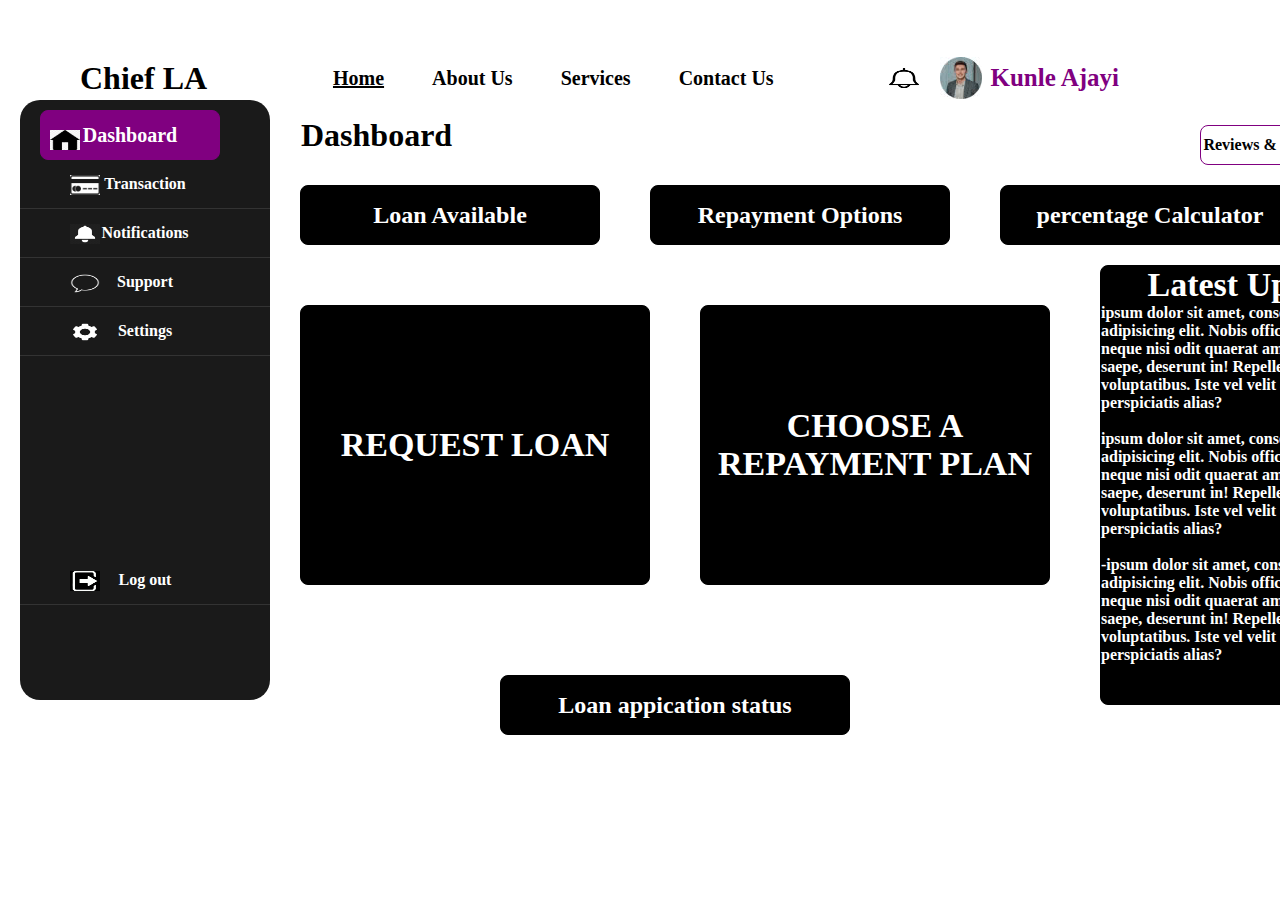
<file: kiem tra giua ky/index.html>
<!DOCTYPE html>
<html lang="en">
<head>
  <meta charset="UTF-8">
  <meta name="viewport" content="width=device-width, initial-scale=1.0">
  <title>Document</title>
  <link rel="stylesheet" href="style.css">
</head>
<body>
  <meta charset="UTF-8">
    <meta name="viewport" content="width=device-width, initial-scale=1.0">
    <title>lesson 4</title>
    <link rel="stylesheet" href="https://cdnjs.cloudflare.com/ajax/libs/font-awesome/4.7.0/css/font-awesome.min.css">
    <link rel="stylesheet" href="style.css">
</head>
<body>
    <div class="container">
        <div class="header">
            <h1 class="logo">Chief LA</h1>
            <div class="item">
                <ul>
                    <li><a href=""><u>Home</u></a></li>
                    <li><a href="">About Us</a></li>
                    <li><a href="">Services</a></li>
                    <li><a href="">Contact Us</a></li>
                </ul>
            </div>
            <div class="item align-center gap-24">
              <div class="hti">
                <img src="z1.png" alt="bell">
              </div>
                <div class="search">
                    <img src="z8.jpg" alt="search">
                    <h1>Kunle Ajayi</h1>
                </div>
            </div>
        </div>
        
        <div class="sidebar">
          <div class="nti">
         <img src="png-transparent-computer-icons-home-house-home-angle-building-rectangle-thumbnail.png" alt="hinh"> <p>Dashboard</p>
         </div>
          <ul>
            <div class="vti">
            <li>
              <a href="#">
                <img src="z3.png" alt="tran"> <p>Transaction</p>
              </a>
            </li>
            <li>
              <a href="#">
                <img src="z2.png" alt="bell"> <p>Notifications</p>
              </a>
            </li>
            <li>
              <a href="#">
                <img src="z4.png" alt="sup"> <p>Support</p>
              </a>
            </li>
            <li>
              <a href="#">
                <img src="z5.png" alt="set"> <p>Settings</p>
              </a>
            </li>
            </div>
            <div class="bti">
            <li>
              <a href="#">
                <img src="z6.png" alt="log"> <p>Log out</p>
               </a>
            </li>
          </div>
          </ul>
        </div>
        <div class="qti">
          <h1>Dashboard</h1>
        </div>
        <div class="wti">
          <p>Reviews & Feedback</p>
        </div>
        <div class="uti">
        <div class="eti">
          <h1>Loan Available</h1>
        </div>
        <div class="tti">
          <h1>Repayment Options</h1>
        </div>
        <div class="yti">
          <h1>percentage Calculator</h1>
        </div>
        </div>

        <div class="ati">
          <div class="sti">
            <h1>REQUEST LOAN</h1>
          </div>
          <div class="dti">
            <h1>CHOOSE A REPAYMENT PLAN</h1>
          </div>
          <div class="fti">
            <h1>Latest Update 
              <br><p>ipsum dolor sit amet, consectetur adipisicing elit. Nobis officiis voluptatibus neque nisi odit quaerat amet blanditiis, eius saepe, deserunt in! Repellendus, nostrum voluptatibus. Iste vel velit animi perspiciatis alias?</br> <br>ipsum dolor sit amet, consectetur adipisicing elit. Nobis officiis voluptatibus neque nisi odit quaerat amet blanditiis, eius saepe, deserunt in! Repellendus, nostrum voluptatibus. Iste vel velit animi perspiciatis alias?</br> <br>-ipsum dolor sit amet, consectetur adipisicing elit. Nobis officiis voluptatibus neque nisi odit quaerat amet blanditiis, eius saepe, deserunt in! Repellendus, nostrum voluptatibus. Iste vel velit animi perspiciatis alias?</br></p></br>
            </h1>
          </div>
          </div>
          <div class="gti">
            <h1>Loan appication status</h1>
          </div>
</body>
</html>
</file>
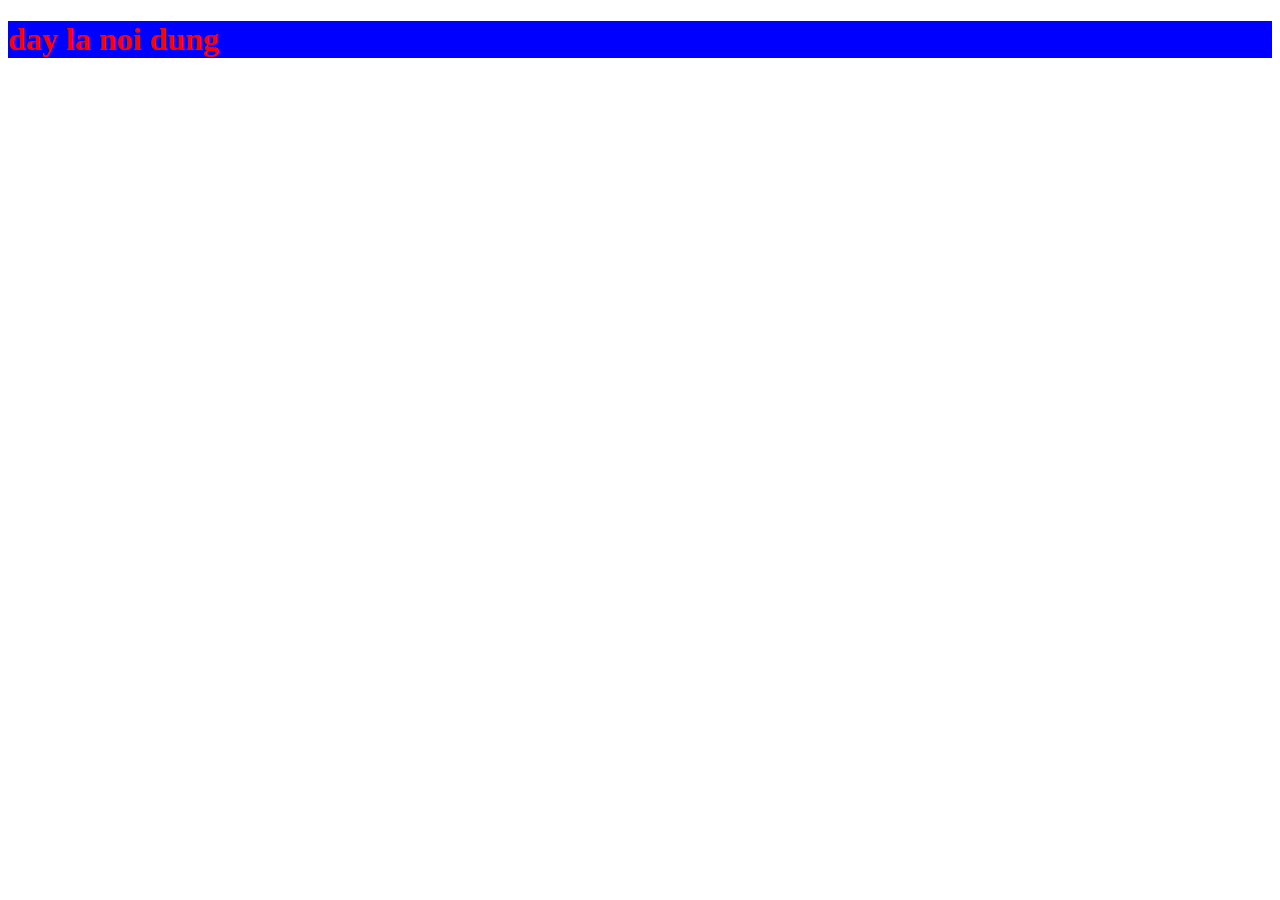
<file: lesson 12/index.html>
<!DOCTYPE html>
<html lang="en">

<head>
    <meta charset="UTF-8">
    <meta name="viewport" content="width=device-width, initial-scale=1.0">
    <title>DOM</title>
</head>

<body>
    <h1 class="titleH1">This is content</h1>    
    
    <script src="./index.js"></script>
</body>

</html>
</file>
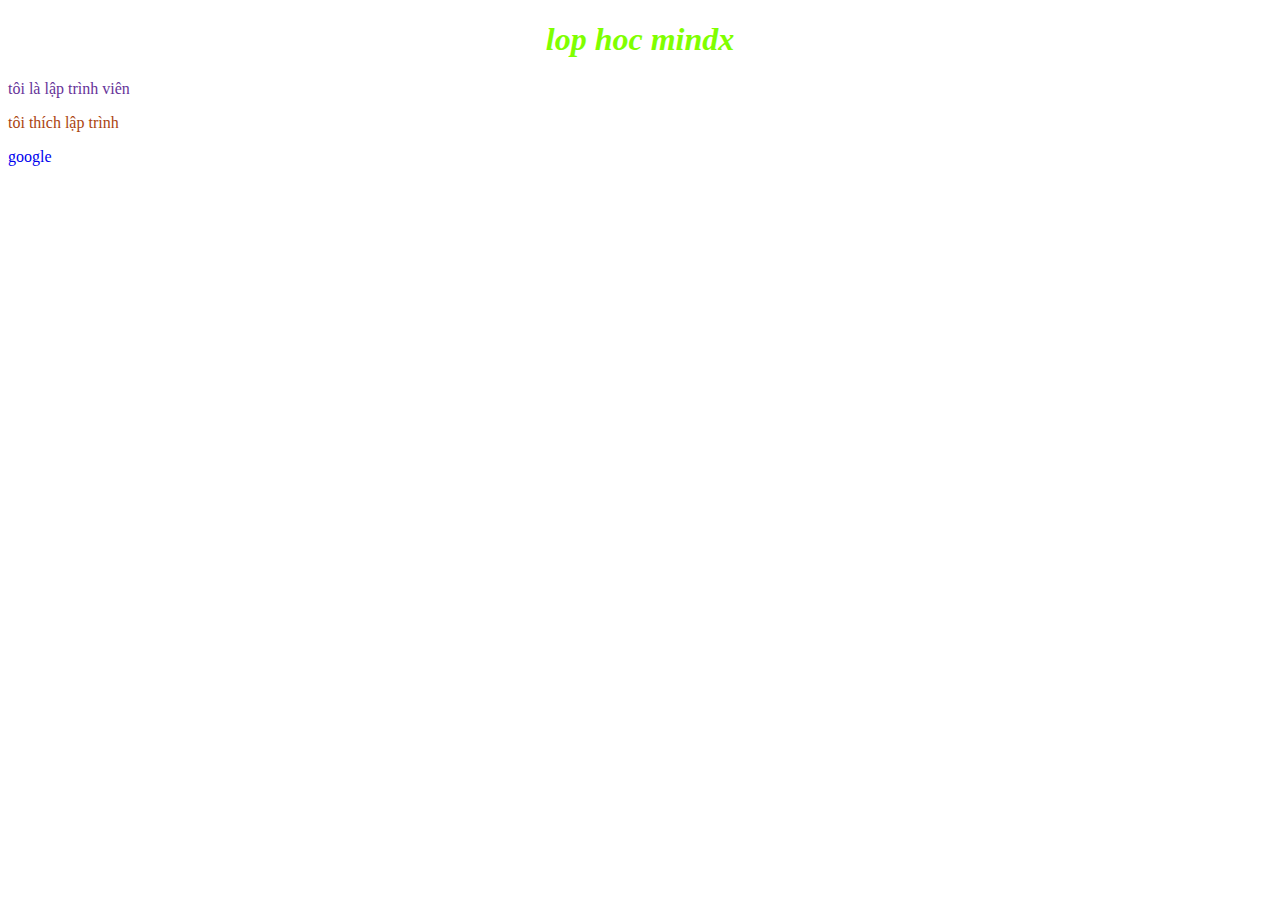
<file: lesson 2/index.html>
<!DOCTYPE html>
<html lang="en">
<head>
    <meta charset="UTF-8">
    <meta name="viewport" content="width=device-width, initial-scale=1.0">
    <title>lesson 2</title>
    <link rel="stylesheet" href="style.css">
</head>
<body>
    <h1>lop hoc mindx</h1>
    <p style="color: rebeccapurple ;">tôi là lập trình viên</p>
    <p id="dev">tôi thích lập trình</p>
    <a href="https://www.google.com.vn/?hl=vi">google</a>
</body>
</html>
</file>
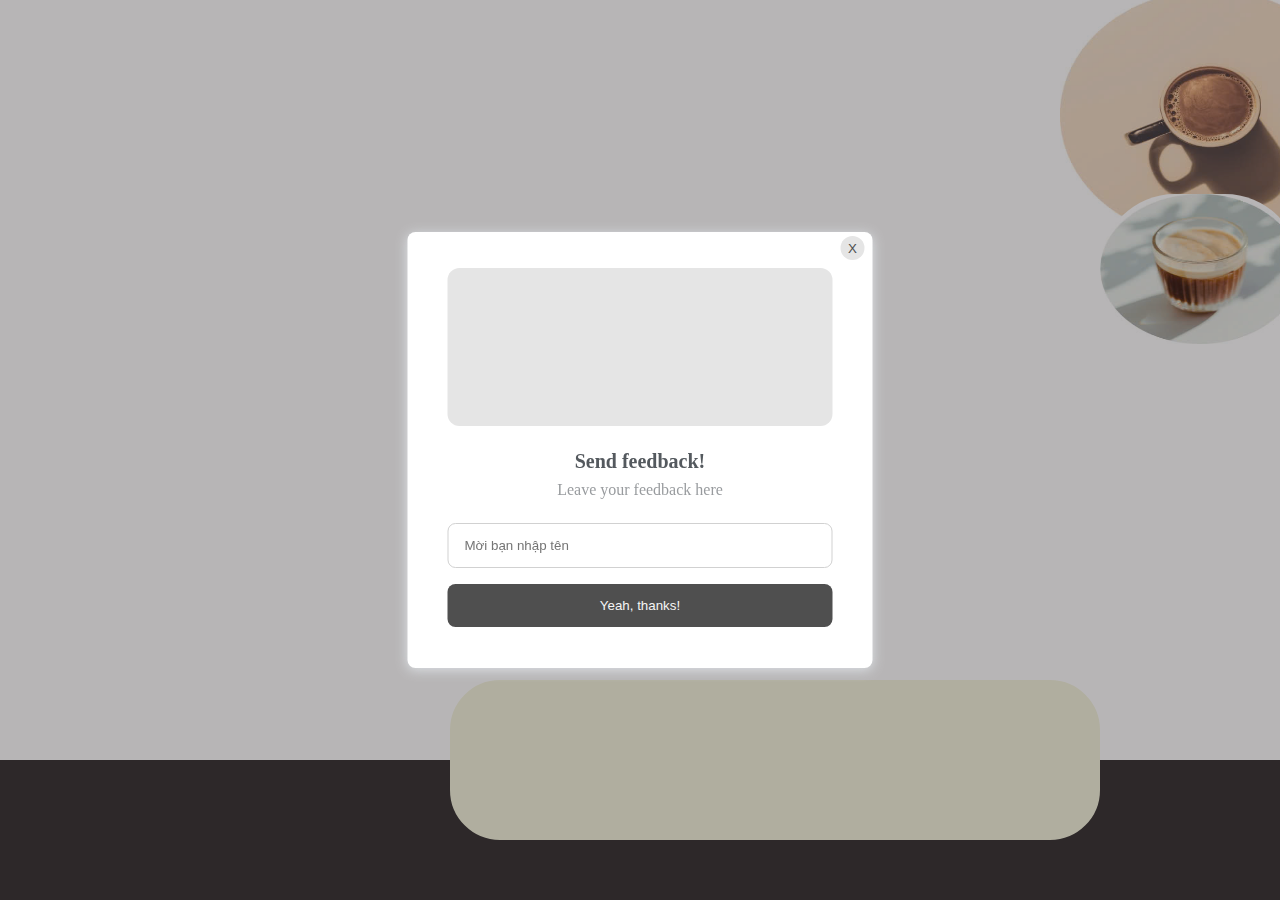
<file: lesson 3/index.html>
<!DOCTYPE html>
<html lang="en">

<head>
    <meta charset="UTF-8">
    <meta name="viewport" content="width=device-width, initial-scale=1.0">
    <title>Document</title>
    <link rel="stylesheet" href="./style.css" />
</head>

<body>
    <div class="clone"> 
        <img src="z5960806928848_e61de6ddbf8fe36e73ce5fcbcc5dd3fd.jpg" alt="hinh cf" class="fit">
        <div>
            <img src="z5960806928820_df8ff668d492aa8f33e4cc1afd86c1c1.jpg" alt="cf">
        </div>
        <div class="cheese"></div>
        <div class="trang"></div>
    </div>
    <div class="container">
        <div class="modal">
            <div class="contentModal">
                <button class="btnClose">X</button>
                <div class="image">

                </div>
                <div class="feedback">
                    <p class="first">Send feedback!</p>
                    <p>Leave your feedback here</p>
                </div>
                <div class="formFeedback">
                    <input type="text" placeholder="Mời bạn nhập tên" />
                    <button>Yeah, thanks!</button>
                </div>
            </div>
        </div>
    </div>
</body>

</html>
</file>
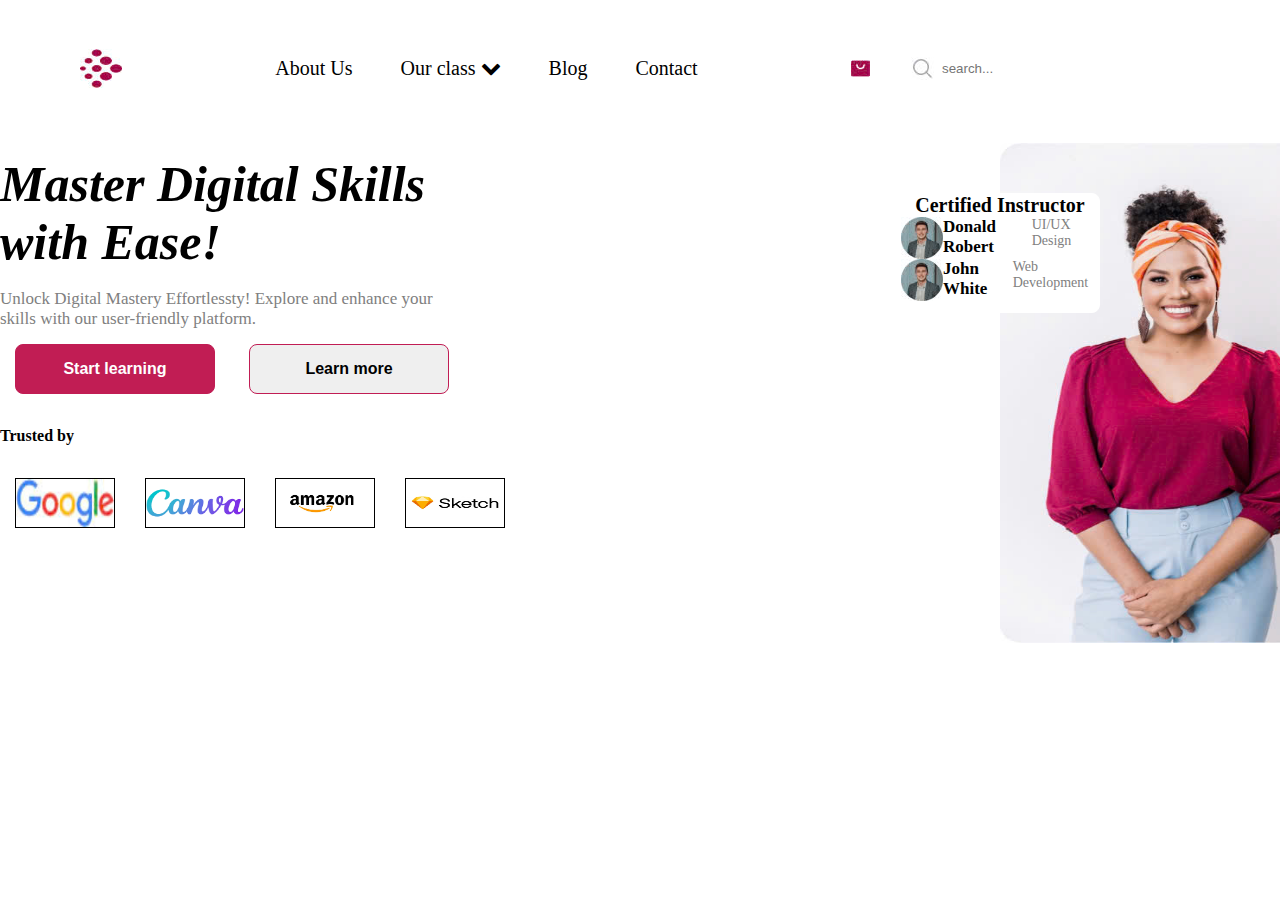
<file: lesson 4/index.html>
<!DOCTYPE html>
<html lang="en">
<head>
    <meta charset="UTF-8">
    <meta name="viewport" content="width=device-width, initial-scale=1.0">
    <title>lesson 4</title>
    <link rel="stylesheet" href="https://cdnjs.cloudflare.com/ajax/libs/font-awesome/4.7.0/css/font-awesome.min.css">
    <link rel="stylesheet" href="style.css">
</head>
<body>
    <div class="container">
        <div class="header">
            <img src="z1.jpg" alt="logo">
            <div class="item">
                <ul>
                    <li><a href="">About Us</a></li>
                    <li><a href="">Our class <i class="fa fa-chevron-down"></i></a></li>
                    <li><a href="">Blog</a></li>
                    <li><a href="">Contact</a></li>
                </ul>
            </div>
            <div class="item align-center gap-24">
                <img src="z5973448561569_6457f9bc774809c9dd6632a4119bc3d9.jpg" alt="cart">
                <div class="search">
                    <img src="z2.jpg" alt="search">
                    <input type="text" placeholder="search...">
                </div>
            </div>
        </div>
        <div class="body-view">
            <div class="left">
                <div class="content">
                    <br><h1> Master Digital Skills <br>with Ease!</br></h1></br>
                    <p>Unlock Digital Mastery Effortlessty! Explore and enhance your <br>skills with our user-friendly platform.</br></p>
                </div>
                <div class="btngroup">
                    <button class="xti"><b>Start learning</b></button>
                    <button class="yti"><b>Learn more</b></button>
                </div>
                <br><p><b>Trusted by</b></p></br>
                <div class="footer">
                    <br><img class="rti" src="z3.jpg" alt="hinh gg"></br> 
                    <br><img class="uti" src="z4.png" alt="canva"></br>
                    <br><img class="dti" src="z5.png" alt="amazon"></br>
                    <br><img class="gti" src="z6.png" alt="sketch"></br>
                    </div>
            </div>
            <div class="right">
                <div class="userinfo">
                    <p class="tti"><b>Certified Instructor</b></p>
                    <div class="person1">
                        <img src="z8.jpg" alt="ro">
                        <p class="zti">Donald Robert</p>
                        <p class="oti">UI/UX Design</p>
                    </div>
                    <div class="person2">
                        <img src="z8.jpg" alt="rw">
                        <p class="zti">John White</p>
                        <p class="oti">Web Development</p>
                    </div>
                </div>
                <div class="vti">
                    <img class="fti" src="z7.jpg" alt="hinh c">
                </div>
            </div>
        </div>
    </div>
    
</body>
</html>
</file>
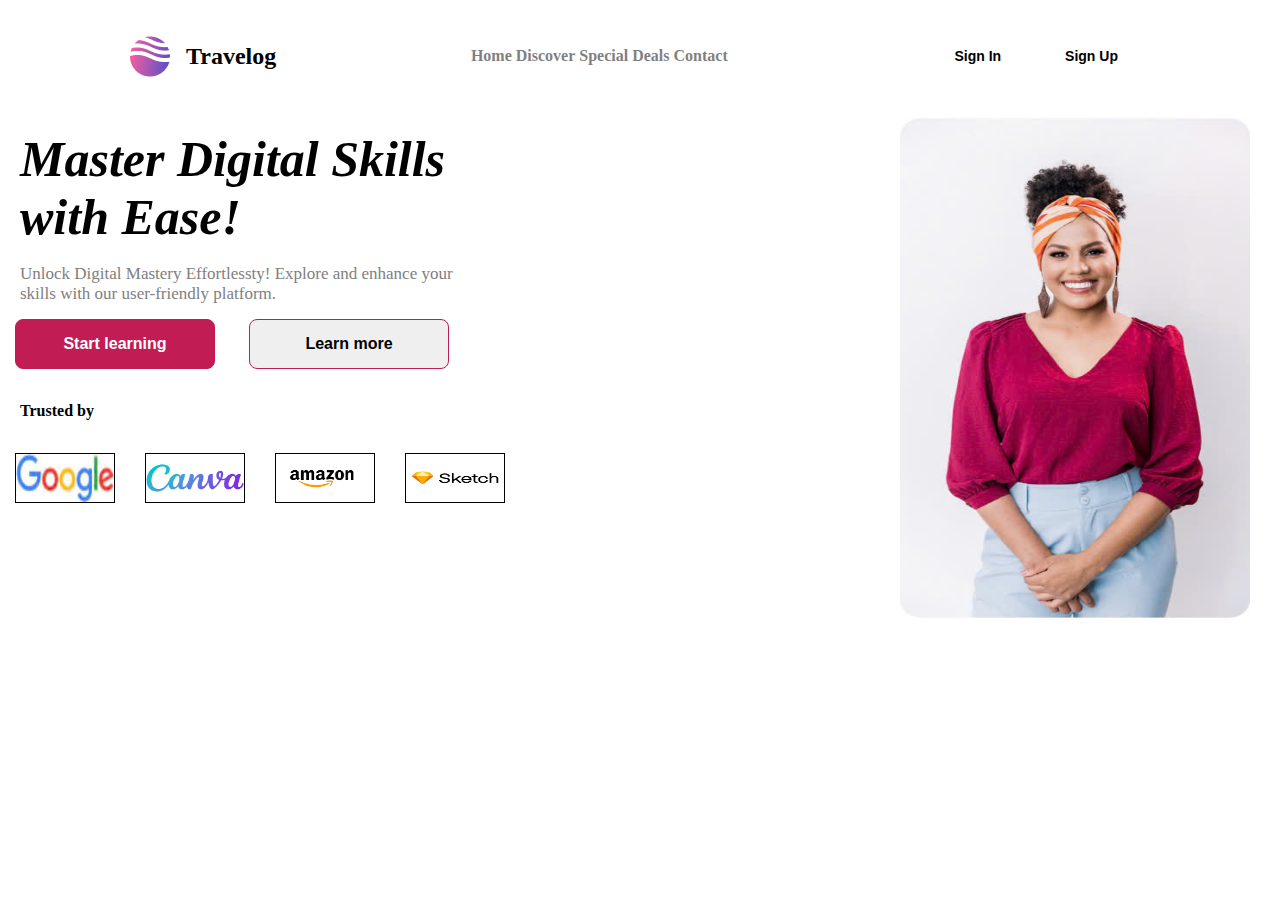
<file: lesson 5/index.html>
<!DOCTYPE html>
<html lang="en">

<head>
    <meta charset="UTF-8">
    <meta name="viewport" content="width=device-width, initial-scale=1.0">
    <title>Document</title>
    <link rel="stylesheet" href="./style.css" />
    <link rel="stylesheet" href="./responsive.css" />
</head>

<body>
    <div class="container">
        <div class="menuBar">
            <div class="menu">
                <img src="./menu.png" alt="menu">
                <div class="navigation">
                    <a href="">Home</a>
                    <a href="">Discover</a>
                    <a href="">Special Deals</a>
                    <a href="">Contact</a>
                </div>
            </div>
            <div class="logo">
                <img src="./logo.png" alt="logo">
                <h1>Travelog</h1>
            </div>
            <div class="navigation">
                <a href="">Home</a>
                <a href="">Discover</a>
                <a href="">Special Deals</a>
                <a href="">Contact</a>
            </div>
            <div class="groupBtn">
                <button>Sign In</button>
                <button>Sign Up</button>
            </div>
        </div>
    </div>
    <div class="body-view">
        <div class="left">
            <div class="content">
                <br><h1> Master Digital Skills <br>with Ease!</br></h1></br>
                <p>Unlock Digital Mastery Effortlessty! Explore and enhance your <br>skills with our user-friendly platform.</br></p>
            </div>
            <div class="btngroup">
                <button class="xti"><b>Start learning</b></button>
                <button class="yti"><b>Learn more</b></button>
            </div>
            <div class="wti"><br><p><b>Trusted by</b></p></br>
            </div>
                <div class="footer">
                    <br><img class="rti" src="z3.jpg" alt="hinh gg"></br> 
                    <br><img class="uti" src="z4.png" alt="canva"></br>
                    <br><img class="dti" src="z5.png" alt="amazon"></br>
                    <br><img class="gti" src="z6.png" alt="sketch"></br>
                    </div>
            </div>
    <div class="qti">
        <img class="fti" src="z7.jpg" alt="hinh">
    </div>
</body>

</html>
</file>
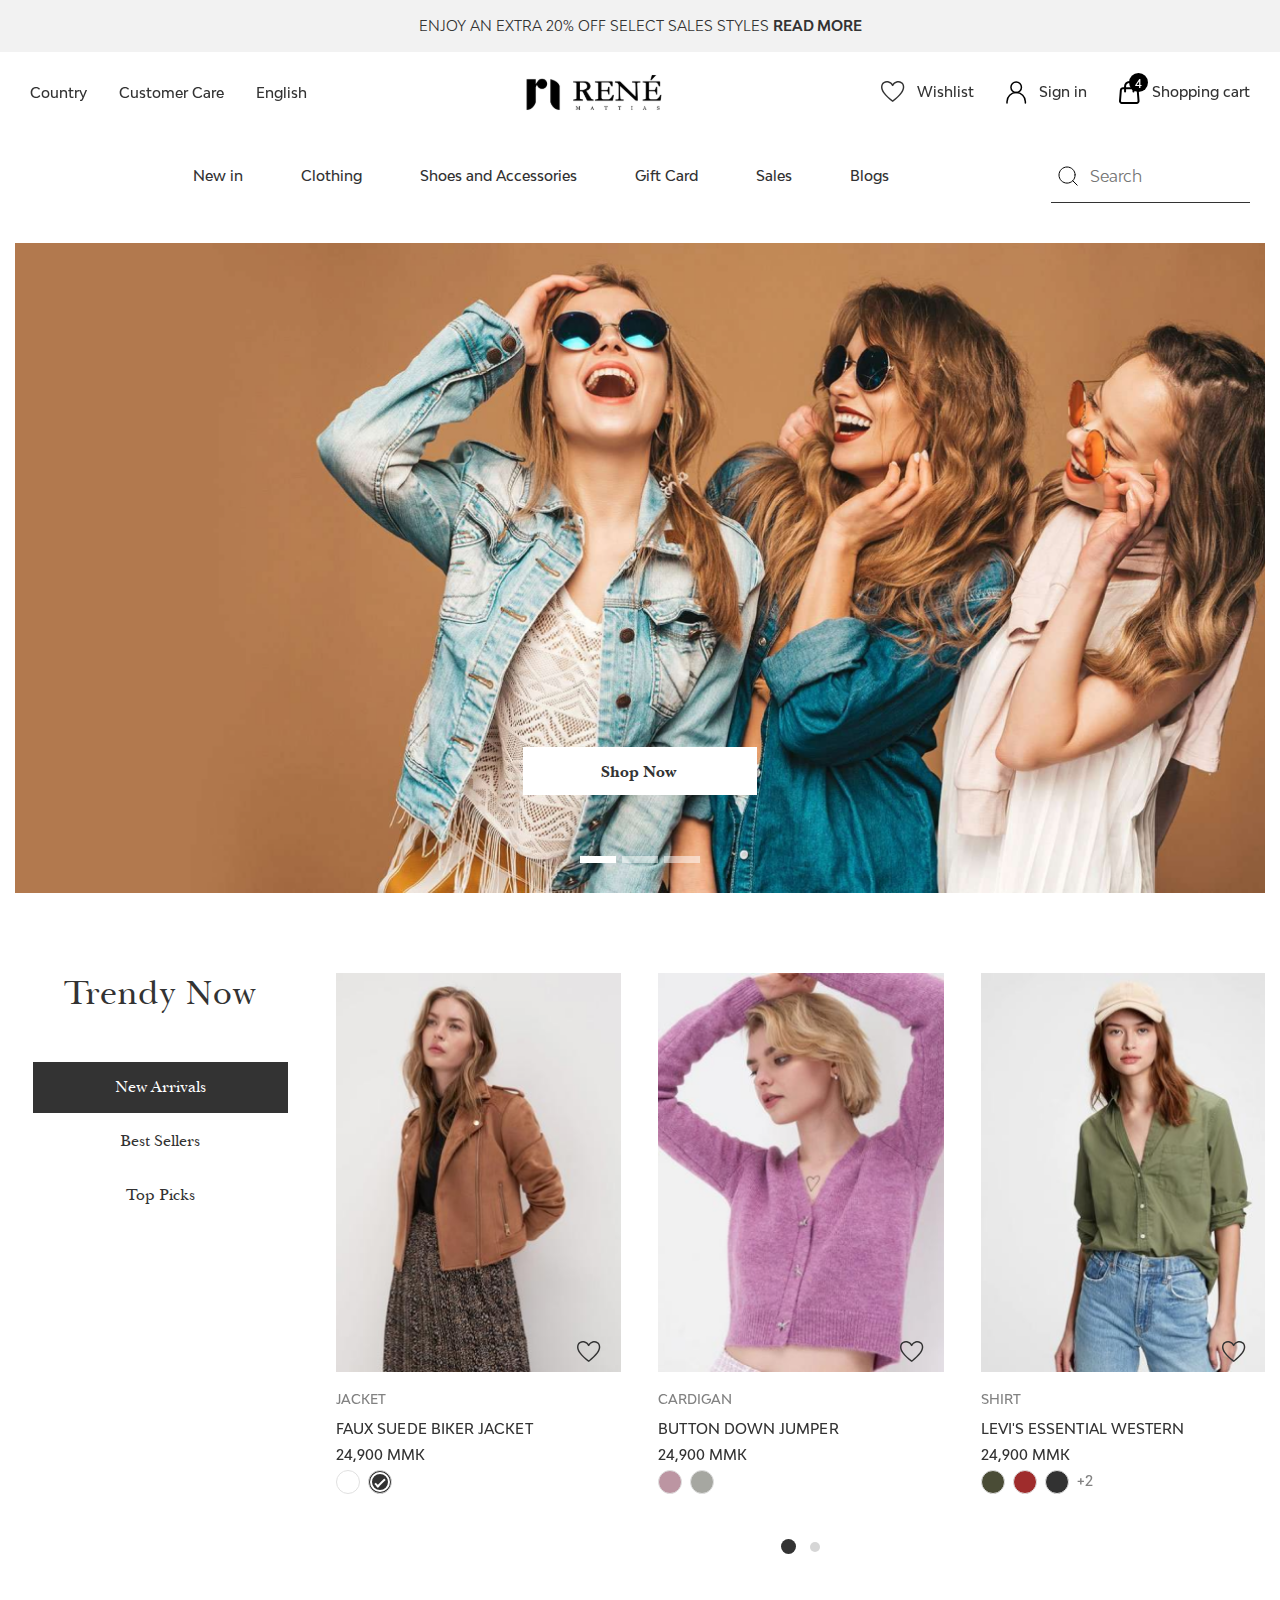
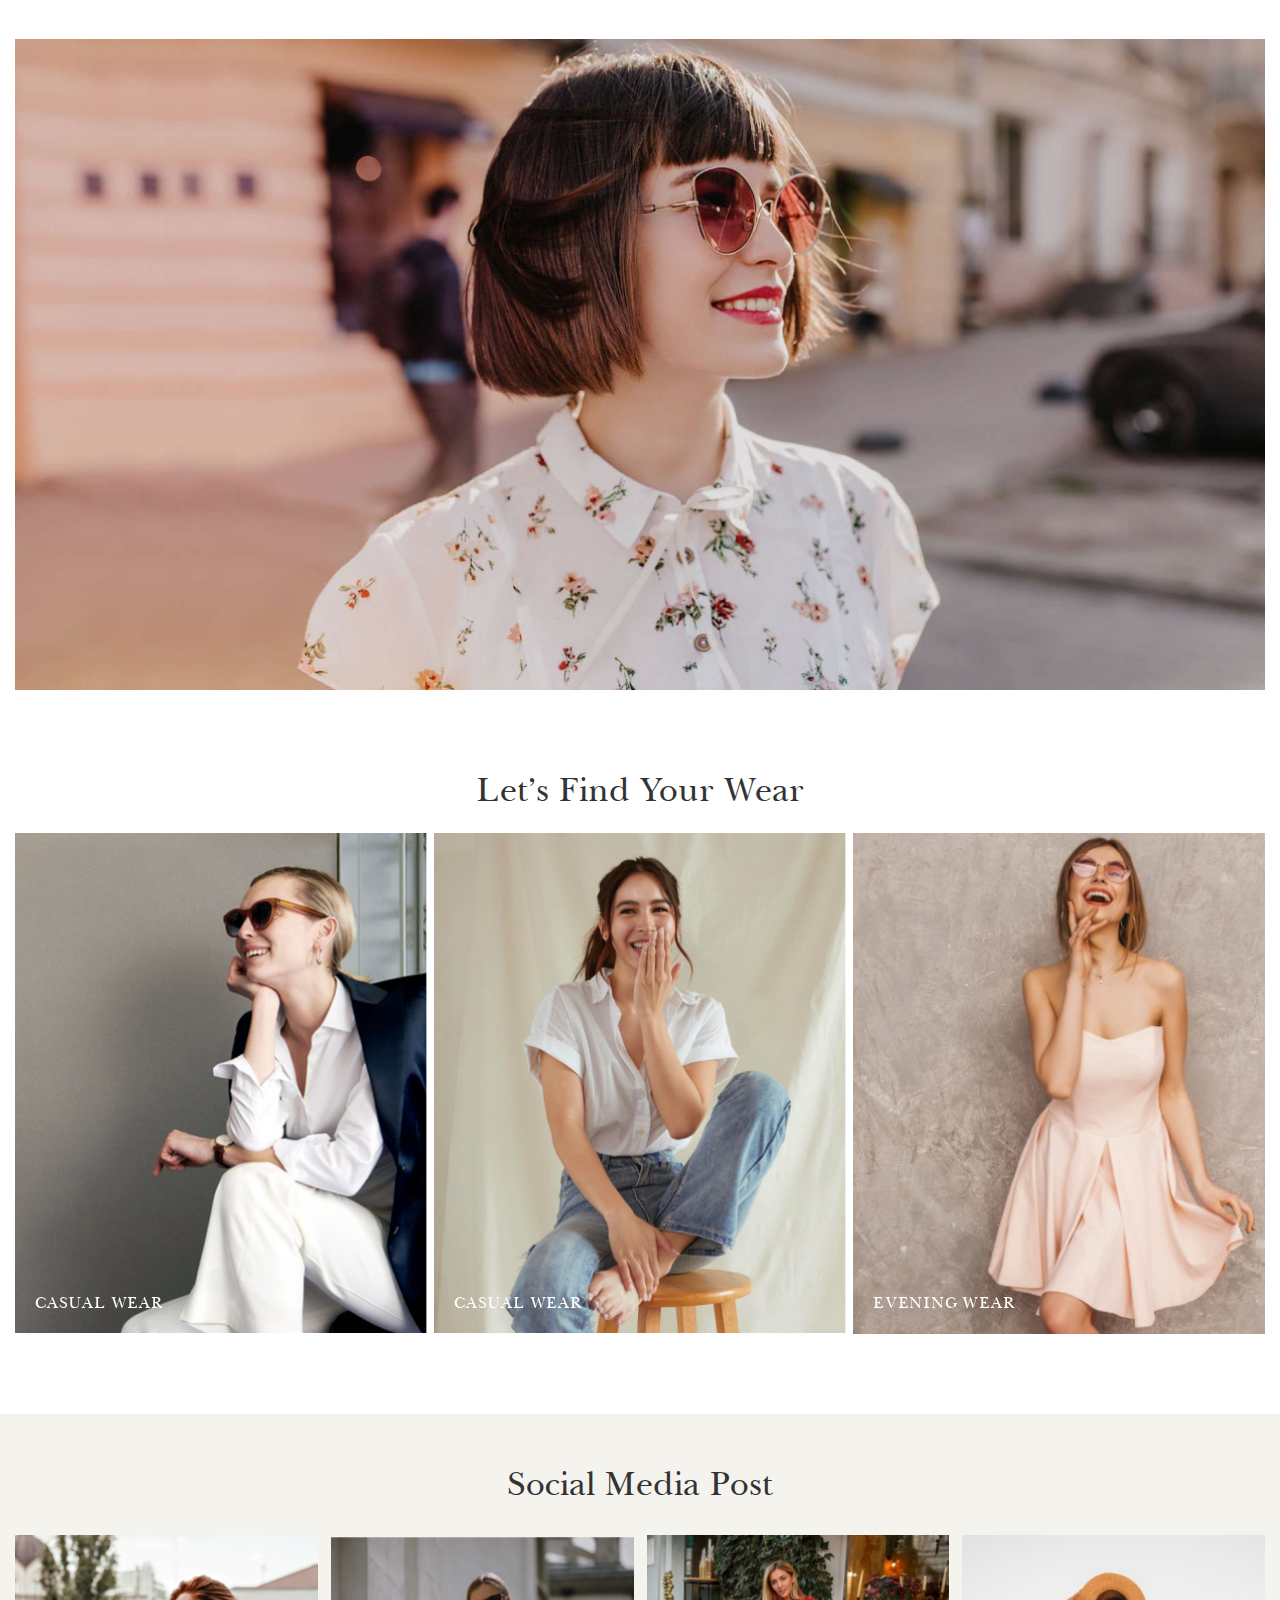
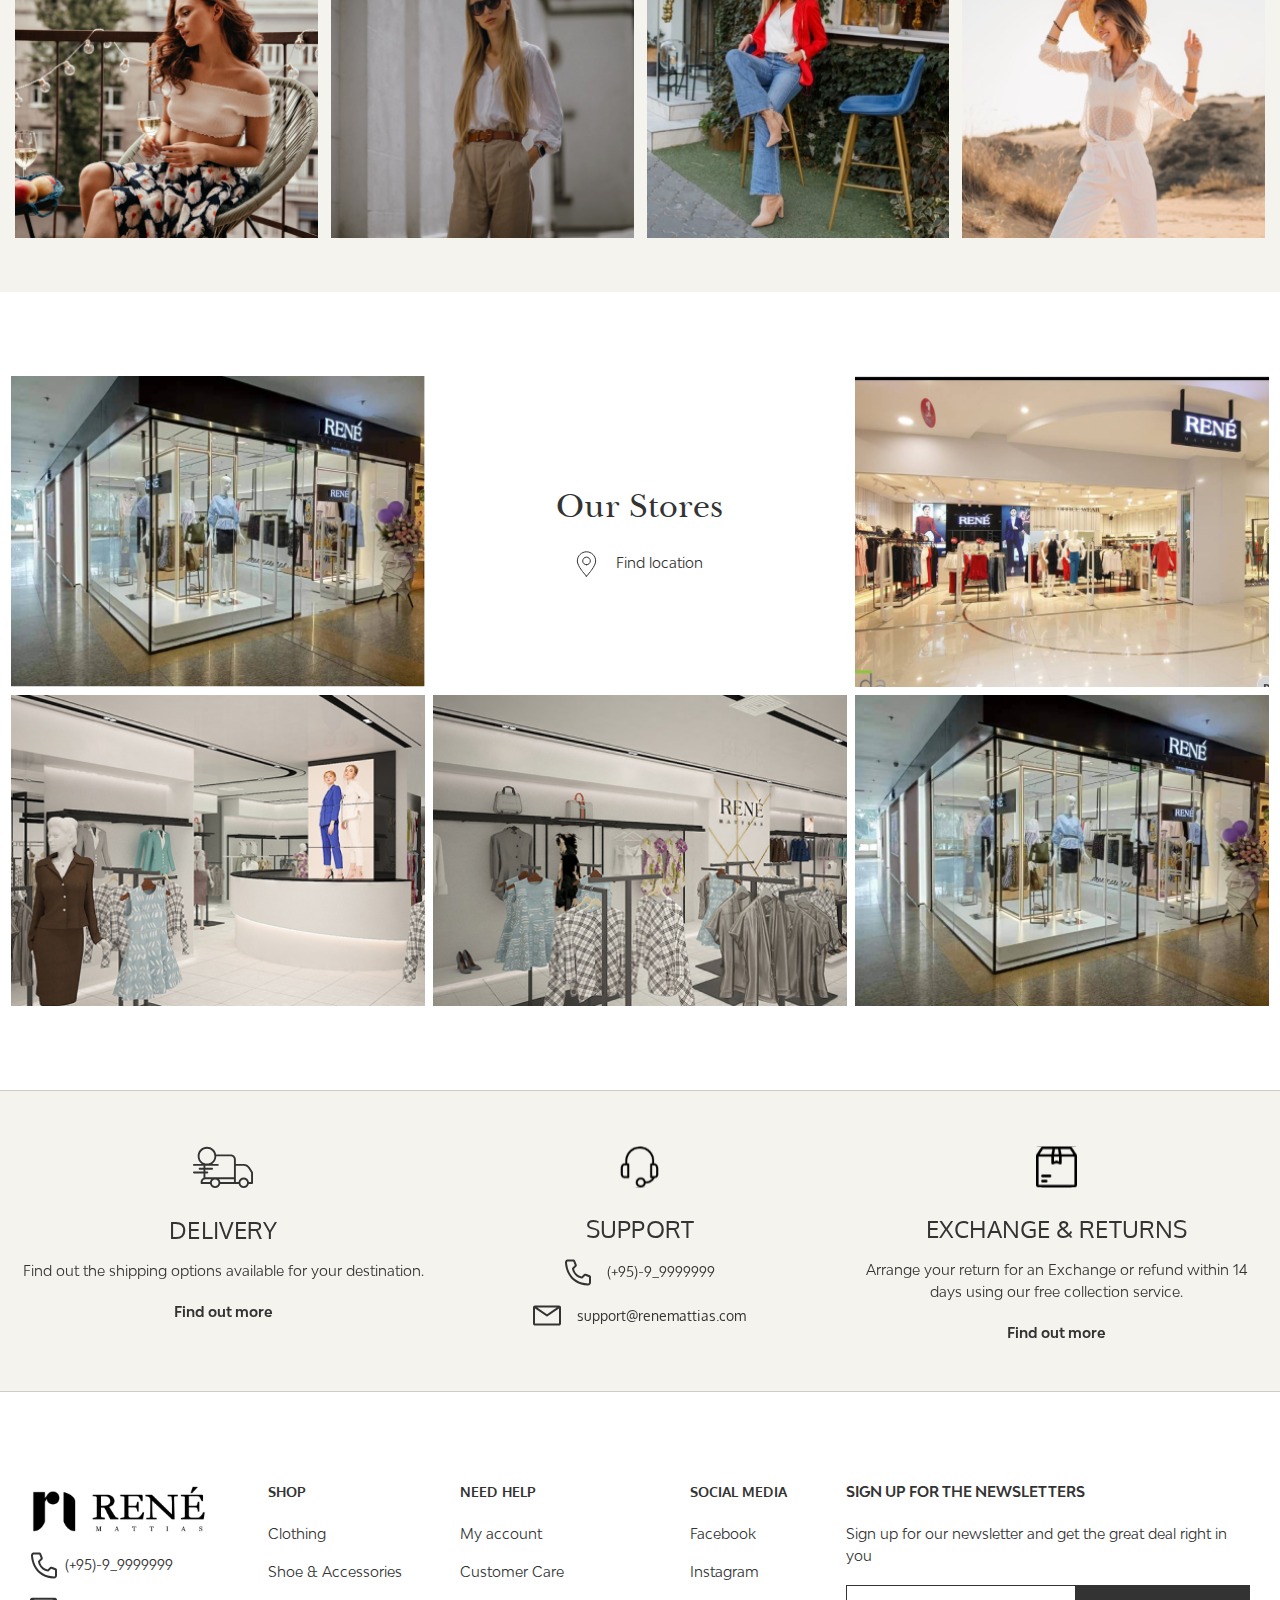
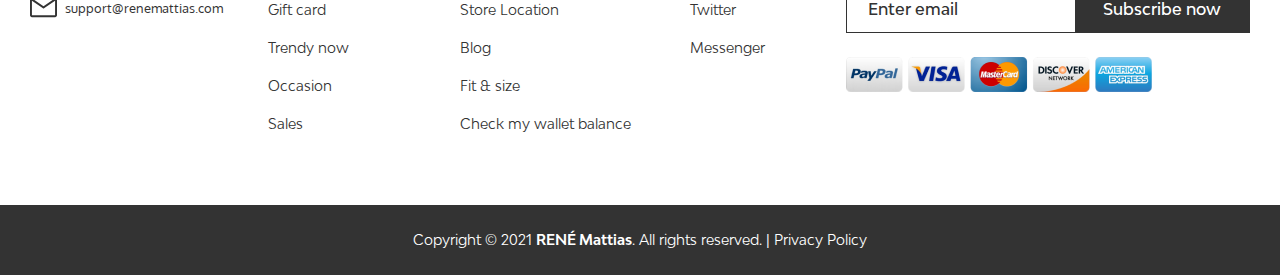
<file: template/template/index.html>
<!doctype html>
<html lang="en">

<head>
    <!-- Required meta tags -->
    <meta charset="utf-8">
    <meta name="viewport" content="width=device-width, initial-scale=1">

    <!-- Bootstrap CSS -->
    <link rel="stylesheet" href="https://stackpath.bootstrapcdn.com/bootstrap/4.4.1/css/bootstrap.min.css">
    <script src="https://cdn.jsdelivr.net/npm/jquery@3.5.1/dist/jquery.slim.min.js"></script>
    <script src="https://cdn.jsdelivr.net/npm/bootstrap@4.6.1/dist/js/bootstrap.bundle.min.js"></script>
    <link href="./scss/style.css" rel="stylesheet">
    <!-- <script src="https://maxcdn.bootstrapcdn.com/bootstrap/4.0.0/js/bootstrap.min.js"></script> -->
    <link rel="stylesheet" href="https://cdnjs.cloudflare.com/ajax/libs/OwlCarousel2/2.3.4/assets/owl.carousel.min.css">
    <link rel="stylesheet"
        href="https://cdnjs.cloudflare.com/ajax/libs/OwlCarousel2/2.3.4/assets/owl.theme.default.min.css">

    <script src="https://cdnjs.cloudflare.com/ajax/libs/jquery/3.3.1/jquery.min.js"></script>
    <script src="https://cdnjs.cloudflare.com/ajax/libs/OwlCarousel2/2.3.4/owl.carousel.min.js"></script>

    <script>
        
        $(function () {
            // Owl Carousel
            var owl = $(".owl-carousel-product");
            owl.owlCarousel({
                loop: true,
                nav: true,
                autoplay: true,
                autoplayTimeout: 8000,
                slideSpeed: 400,
                responsiveClass: true,
                responsive: {
                    0: {
                        items: 2,
                        margin: 15,
                        nav: false
                    },
                    1025: {
                        items: 3,
                        margin: 37,
                    },
                }
            });
        });
        $(function () {
            // Owl Carousel
            var owl = $(".owl-carousel-cate");
            owl.owlCarousel({
                loop: true,
                nav: true,
                dots: false,
                pagination: false,
                autoplay: true,
                autoplayTimeout: 3000,
                slideSpeed: 400,
                responsiveClass: true,
                responsive: {
                    0: {
                        items: 2,
                        margin: 7,
                    },
                    768: {
                        items: 3,
                        margin: 7,
                    },
                }
            });
        });

        $(function () {
            // Owl Carousel
            var owl = $(".owl-carousel-support");
            owl.owlCarousel({
                loop: false,
                nav: true,
                dots: false,
                pagination: false,
                autoplay: true,
                autoplayTimeout: 3000,
                slideSpeed: 400,
                responsiveClass: true,
                responsive: {
                    0: {
                        items: 1,
                        margin: 0,
                    },
                    568: {
                        items: 2,
                        margin: 0,
                    },
                    991: {
                        items: 3,
                        margin: 0,
                    },
                }
            });
        });

        $(function () {
            // Owl Carousel
            var owl = $(".owl-carousel-socila-media");
            owl.owlCarousel({
                loop: true,
                nav: true,
                dots: false,
                pagination: false,
                autoplay: true,
                autoplayTimeout: 3000,
                slideSpeed: 400,
                responsiveClass: true,
                responsive: {
                    0: {
                        items: 2,
                        margin: 15,
                    },
                    667: {
                        items: 3,
                        margin: 15,
                    },
                    1000: {
                        items: 4,
                        margin: 13,
                    },
                }
            });
        });

        $(function () {
            // Owl Carousel
            var owl = $(".owl-location-items");
            owl.owlCarousel({
                loop: true,
                nav: true,
                dots: false,
                pagination: false,
                autoplay: false,
                autoplayTimeout: 3000,
                slideSpeed: 400,
                responsiveClass: true,
                responsive: {
                    0: {
                        items: 1,
                        margin: 8,
                    },
                    767: {
                        items: 2,
                        margin: 8,
                    },
                    991: {
                        items: 3,
                        margin: 8,
                    },
                }
            });
        });
        $(".carousel-slide-customs").on("touchstart", function(event){
            var xClick = event.originalEvent.touches[0].pageX;
            $(this).one("touchmove", function(event){
                var xMove = event.originalEvent.touches[0].pageX;
                if( Math.floor(xClick - xMove) > 5 ){
                    $(this).carousel('next');
                }
                else if( Math.floor(xClick - xMove) < -5 ){
                    $(this).carousel('prev');
                }
            });
            $(".carousel").on("touchend", function(){
                $(this).off("touchmove");
            });
        });
    </script>
    <title>RENE</title>
</head>

<body>
    <header class="header">
        <div class="header-top bg-main">
            <div class="container top text-center">
                <p>ENJOY AN EXTRA 20% OFF SELECT SALES STYLES <b>READ MORE</b></p>
            </div>
        </div>
        <div class="header-center">
            <div class="container-fluid d-flex">
                <div class="isMobile">
                    <div class="left-header-mobile">
                        <div class="dropdown">
                            <button class="btn btn-none" type="button" id="dropdownMenu2" data-toggle="dropdown"
                                aria-haspopup="true" aria-expanded="false">
                                <img src="./assets/img/sidebar.svg" width="32px">
                            </button>
                            <div class="dropdown-menu" aria-labelledby="dropdownMenu2">
                                <ul>
                                    <li><a href="#">New in</a></li>
                                    <li><a href="#">Clothing</a></li>
                                    <li><a href="#">Shoes and Accessories</a></li>
                                    <li><a href="#">Gift Card</a></li>
                                    <li><a href="#">Sales</a></li>
                                    <li><a href="#">Blogs</a></li>
                                </ul>
                            </div>
                        </div>
                        <button type="button" class="btn btn-none p-0"><img class="mr-2" src="assets/img/search.svg"
                                alt="Search" /></button>
                    </div>
                </div>
                <ul class="d-flex left-menu">
                    <li><a href="#">Country</a></li>
                    <li><a href="#">Customer Care</a></li>
                    <li><a href="#">English</a></li>
                </ul>
                <div class="logo">
                    <a href="#"> <img src="assets/img/logo.svg" alt="logo" /></a>
                </div>
                <ul class="d-flex right-menu">
                    <li><a href="#"><img src="assets/img/heart.svg" alt="wishlist" /> Wishlist</a></li>
                    <li><a href="#"><img src="assets/img/login.svg" alt="Sign in" /> Sign in</a></li>
                    <li class="shopping-cart-dropdown nav-item dropdown">
                        <a href="#" data-toggle="dropdown" aria-haspopup="true">
                            <span class="shopping-cart">
                                <img src="assets/img/cart.svg" alt="Shopping cart" />
                                <span class="amount">4</span>
                            </span>
                            <span>
                                Shopping cart
                            </span>
                        </a>

                        <form class="dropdown-menu" aria-labelledby="dropdownShoppingcart">
                            <div class="dropdown--top">
                                <h4>Shopping Cart (0)</h4>
                            </div>
                            <div class="dropdown--bottom">
                                <div class="no-product text-center">
                                    <img src="./assets/img/shopping-cart.png" />
                                    <p>Your shopping cart is empty</p>
                                    <button class="btn btn-primary hover-text">Shopping now<svg width="20" height="15"
                                            viewBox="0 0 14 10" fill="none" xmlns="http://www.w3.org/2000/svg">
                                            <path fill-rule="evenodd" clip-rule="evenodd"
                                                d="M0 5.00002C0 4.86741 0.0526784 4.74024 0.146447 4.64647C0.240215 4.5527 0.367392 4.50002 0.5 4.50002H12.293L9.146 1.35402C9.05211 1.26013 8.99937 1.1328 8.99937 1.00002C8.99937 0.867245 9.05211 0.739908 9.146 0.646021C9.23989 0.552134 9.36722 0.49939 9.5 0.49939C9.63278 0.49939 9.76011 0.552134 9.854 0.646021L13.854 4.64602C13.9006 4.69247 13.9375 4.74764 13.9627 4.80839C13.9879 4.86913 14.0009 4.93425 14.0009 5.00002C14.0009 5.06579 13.9879 5.13091 13.9627 5.19165C13.9375 5.2524 13.9006 5.30758 13.854 5.35402L9.854 9.35402C9.76011 9.44791 9.63278 9.50065 9.5 9.50065C9.36722 9.50065 9.23989 9.44791 9.146 9.35402C9.05211 9.26013 8.99937 9.1328 8.99937 9.00002C8.99937 8.86725 9.05211 8.73991 9.146 8.64602L12.293 5.50002H0.5C0.367392 5.50002 0.240215 5.44734 0.146447 5.35357C0.0526784 5.25981 0 5.13263 0 5.00002Z"
                                                fill="white"></path>
                                        </svg></button>
                                </div>
                                <div class="products-cart">
                                    <ul class="cart-list">
                                        <li>
                                            <div class="product-item">
                                                <div class="product-item--left">
                                                    <img src="./assets/img/product1.png" />
                                                </div>
                                                <div class="product-item--right">
                                                    <div class="info">
                                                        <p class="name-product">
                                                            <b><a href="#">Skinny Jeans</a></b>
                                                        </p>
                                                        <div class="select-option">
                                                            <select class="custom-select color">
                                                                <option selected>Black</option>
                                                                <option value="1">One</option>
                                                                <option value="2">Two</option>
                                                                <option value="3">Three</option>
                                                            </select>
                                                            <p class="icon">
                                                                <svg width="3" height="4" viewBox="0 0 3 4" fill="none"
                                                                    xmlns="http://www.w3.org/2000/svg">
                                                                    <rect y="0.5" width="3" height="3" rx="1.5"
                                                                        fill="#C4C4C4" />
                                                                </svg>
                                                            </p>
                                                            <select class="custom-select size">
                                                                <option selected>S</option>
                                                                <option value="1">One</option>
                                                                <option value="2">Two</option>
                                                                <option value="3">Three</option>
                                                            </select>
                                                        </div>
                                                        <div class="quantity">
                                                            <div class="quantity-title">Qty:</div>
                                                            <div class="quantity-amount">
                                                                <input type="button" value="-" class="minus">
                                                                <input type="number" step="1" min="1" max=""
                                                                    name="quantity" value="1" title="Qty"
                                                                    class="input-text qty text" size="4"
                                                                    pattern="[0-9]*" inputmode="numeric">
                                                                <input type="button" value="+" class="plus">
                                                            </div>
                                                        </div>
                                                    </div>
                                                    <div class="cost">
                                                        <p>24,900 MMK</p>
                                                        <button class="btn-none cursor-pointer">
                                                            <svg width="18" height="18" viewBox="0 0 18 18" fill="none"
                                                                xmlns="http://www.w3.org/2000/svg">
                                                                <path
                                                                    d="M6.75 7.5V13.5C6.75 13.6989 6.82902 13.8897 6.96967 14.0303C7.11032 14.171 7.30109 14.25 7.5 14.25C7.69891 14.25 7.88968 14.171 8.03033 14.0303C8.17098 13.8897 8.25 13.6989 8.25 13.5V7.5C8.25 7.30109 8.17098 7.11032 8.03033 6.96967C7.88968 6.82902 7.69891 6.75 7.5 6.75C7.30109 6.75 7.11032 6.82902 6.96967 6.96967C6.82902 7.11032 6.75 7.30109 6.75 7.5Z"
                                                                    fill="#4F4F4F" />
                                                                <path
                                                                    d="M10.5 6.75C10.6989 6.75 10.8897 6.82902 11.0303 6.96967C11.171 7.11032 11.25 7.30109 11.25 7.5V13.5C11.25 13.6989 11.171 13.8897 11.0303 14.0303C10.8897 14.171 10.6989 14.25 10.5 14.25C10.3011 14.25 10.1103 14.171 9.96967 14.0303C9.82902 13.8897 9.75 13.6989 9.75 13.5V7.5C9.75 7.30109 9.82902 7.11032 9.96967 6.96967C10.1103 6.82902 10.3011 6.75 10.5 6.75Z"
                                                                    fill="#4F4F4F" />
                                                                <path
                                                                    d="M12 3H16.5C16.6989 3 16.8897 3.07902 17.0303 3.21967C17.171 3.36032 17.25 3.55109 17.25 3.75C17.25 3.94891 17.171 4.13968 17.0303 4.28033C16.8897 4.42098 16.6989 4.5 16.5 4.5H15.6705L14.5425 14.664C14.4406 15.5813 14.004 16.4288 13.3163 17.0443C12.6285 17.6598 11.738 18.0001 10.815 18H7.185C6.26205 18.0001 5.37148 17.6598 4.68373 17.0443C3.99599 16.4288 3.55939 15.5813 3.4575 14.664L2.328 4.5H1.5C1.30109 4.5 1.11032 4.42098 0.96967 4.28033C0.829018 4.13968 0.75 3.94891 0.75 3.75C0.75 3.55109 0.829018 3.36032 0.96967 3.21967C1.11032 3.07902 1.30109 3 1.5 3H6C6 2.20435 6.31607 1.44129 6.87868 0.87868C7.44129 0.31607 8.20435 0 9 0C9.79565 0 10.5587 0.31607 11.1213 0.87868C11.6839 1.44129 12 2.20435 12 3V3ZM9 1.5C8.60218 1.5 8.22064 1.65804 7.93934 1.93934C7.65804 2.22064 7.5 2.60218 7.5 3H10.5C10.5 2.60218 10.342 2.22064 10.0607 1.93934C9.77936 1.65804 9.39782 1.5 9 1.5V1.5ZM3.8385 4.5L4.9485 14.499C5.00977 15.0493 5.27179 15.5576 5.68442 15.9268C6.09706 16.296 6.63132 16.5001 7.185 16.5H10.815C11.3684 16.4997 11.9023 16.2955 12.3146 15.9263C12.727 15.5572 12.9888 15.049 13.05 14.499L14.163 4.5H3.84H3.8385Z"
                                                                    fill="#4F4F4F" />
                                                            </svg>

                                                        </button>
                                                    </div>
                                                </div>
                                            </div>
                                        </li>
                                        <li>
                                            <div class="product-item">
                                                <div class="product-item--left">
                                                    <img src="./assets/img/product1.png" />
                                                </div>
                                                <div class="product-item--right">
                                                    <div class="info">
                                                        <p class="name-product">
                                                            <b><a href="#">Skinny Jeans</a></b>
                                                        </p>
                                                        <div class="select-option">
                                                            <select class="custom-select color">
                                                                <option selected>Black</option>
                                                                <option value="1">One</option>
                                                                <option value="2">Two</option>
                                                                <option value="3">Three</option>
                                                            </select>
                                                            <p class="icon">
                                                                <svg width="3" height="4" viewBox="0 0 3 4" fill="none"
                                                                    xmlns="http://www.w3.org/2000/svg">
                                                                    <rect y="0.5" width="3" height="3" rx="1.5"
                                                                        fill="#C4C4C4" />
                                                                </svg>
                                                            </p>
                                                            <select class="custom-select size">
                                                                <option selected>S</option>
                                                                <option value="1">One</option>
                                                                <option value="2">Two</option>
                                                                <option value="3">Three</option>
                                                            </select>
                                                        </div>
                                                        <div class="quantity">
                                                            <div class="quantity-title">Qty:</div>
                                                            <div class="quantity-amount">
                                                                <input type="button" value="-" class="minus">
                                                                <input type="number" step="1" min="1" max=""
                                                                    name="quantity" value="1" title="Qty"
                                                                    class="input-text qty text" size="4"
                                                                    pattern="[0-9]*" inputmode="numeric">
                                                                <input type="button" value="+" class="plus">
                                                            </div>
                                                        </div>
                                                    </div>
                                                    <div class="cost">
                                                        <p>24,900 MMK</p>
                                                        <button class="btn-none cursor-pointer">
                                                            <svg width="18" height="18" viewBox="0 0 18 18" fill="none"
                                                                xmlns="http://www.w3.org/2000/svg">
                                                                <path
                                                                    d="M6.75 7.5V13.5C6.75 13.6989 6.82902 13.8897 6.96967 14.0303C7.11032 14.171 7.30109 14.25 7.5 14.25C7.69891 14.25 7.88968 14.171 8.03033 14.0303C8.17098 13.8897 8.25 13.6989 8.25 13.5V7.5C8.25 7.30109 8.17098 7.11032 8.03033 6.96967C7.88968 6.82902 7.69891 6.75 7.5 6.75C7.30109 6.75 7.11032 6.82902 6.96967 6.96967C6.82902 7.11032 6.75 7.30109 6.75 7.5Z"
                                                                    fill="#4F4F4F" />
                                                                <path
                                                                    d="M10.5 6.75C10.6989 6.75 10.8897 6.82902 11.0303 6.96967C11.171 7.11032 11.25 7.30109 11.25 7.5V13.5C11.25 13.6989 11.171 13.8897 11.0303 14.0303C10.8897 14.171 10.6989 14.25 10.5 14.25C10.3011 14.25 10.1103 14.171 9.96967 14.0303C9.82902 13.8897 9.75 13.6989 9.75 13.5V7.5C9.75 7.30109 9.82902 7.11032 9.96967 6.96967C10.1103 6.82902 10.3011 6.75 10.5 6.75Z"
                                                                    fill="#4F4F4F" />
                                                                <path
                                                                    d="M12 3H16.5C16.6989 3 16.8897 3.07902 17.0303 3.21967C17.171 3.36032 17.25 3.55109 17.25 3.75C17.25 3.94891 17.171 4.13968 17.0303 4.28033C16.8897 4.42098 16.6989 4.5 16.5 4.5H15.6705L14.5425 14.664C14.4406 15.5813 14.004 16.4288 13.3163 17.0443C12.6285 17.6598 11.738 18.0001 10.815 18H7.185C6.26205 18.0001 5.37148 17.6598 4.68373 17.0443C3.99599 16.4288 3.55939 15.5813 3.4575 14.664L2.328 4.5H1.5C1.30109 4.5 1.11032 4.42098 0.96967 4.28033C0.829018 4.13968 0.75 3.94891 0.75 3.75C0.75 3.55109 0.829018 3.36032 0.96967 3.21967C1.11032 3.07902 1.30109 3 1.5 3H6C6 2.20435 6.31607 1.44129 6.87868 0.87868C7.44129 0.31607 8.20435 0 9 0C9.79565 0 10.5587 0.31607 11.1213 0.87868C11.6839 1.44129 12 2.20435 12 3V3ZM9 1.5C8.60218 1.5 8.22064 1.65804 7.93934 1.93934C7.65804 2.22064 7.5 2.60218 7.5 3H10.5C10.5 2.60218 10.342 2.22064 10.0607 1.93934C9.77936 1.65804 9.39782 1.5 9 1.5V1.5ZM3.8385 4.5L4.9485 14.499C5.00977 15.0493 5.27179 15.5576 5.68442 15.9268C6.09706 16.296 6.63132 16.5001 7.185 16.5H10.815C11.3684 16.4997 11.9023 16.2955 12.3146 15.9263C12.727 15.5572 12.9888 15.049 13.05 14.499L14.163 4.5H3.84H3.8385Z"
                                                                    fill="#4F4F4F" />
                                                            </svg>

                                                        </button>
                                                    </div>
                                                </div>
                                            </div>
                                        </li>
                                        <li>
                                            <div class="product-item">
                                                <div class="product-item--left">
                                                    <img src="./assets/img/product1.png" />
                                                </div>
                                                <div class="product-item--right">
                                                    <div class="info">
                                                        <p class="name-product">
                                                            <b><a href="#">Skinny Jeans</a></b>
                                                        </p>
                                                        <div class="select-option">
                                                            <select class="custom-select color">
                                                                <option selected>Black</option>
                                                                <option value="1">One</option>
                                                                <option value="2">Two</option>
                                                                <option value="3">Three</option>
                                                            </select>
                                                            <p class="icon">
                                                                <svg width="3" height="4" viewBox="0 0 3 4" fill="none"
                                                                    xmlns="http://www.w3.org/2000/svg">
                                                                    <rect y="0.5" width="3" height="3" rx="1.5"
                                                                        fill="#C4C4C4" />
                                                                </svg>
                                                            </p>
                                                            <select class="custom-select size">
                                                                <option selected>S</option>
                                                                <option value="1">One</option>
                                                                <option value="2">Two</option>
                                                                <option value="3">Three</option>
                                                            </select>
                                                        </div>
                                                        <div class="quantity">
                                                            <div class="quantity-title">Qty:</div>
                                                            <div class="quantity-amount">
                                                                <input type="button" value="-" class="minus">
                                                                <input type="number" step="1" min="1" max=""
                                                                    name="quantity" value="1" title="Qty"
                                                                    class="input-text qty text" size="4"
                                                                    pattern="[0-9]*" inputmode="numeric">
                                                                <input type="button" value="+" class="plus">
                                                            </div>
                                                        </div>
                                                    </div>
                                                    <div class="cost">
                                                        <p>24,900 MMK</p>
                                                        <button class="btn-none cursor-pointer">
                                                            <svg width="18" height="18" viewBox="0 0 18 18" fill="none"
                                                                xmlns="http://www.w3.org/2000/svg">
                                                                <path
                                                                    d="M6.75 7.5V13.5C6.75 13.6989 6.82902 13.8897 6.96967 14.0303C7.11032 14.171 7.30109 14.25 7.5 14.25C7.69891 14.25 7.88968 14.171 8.03033 14.0303C8.17098 13.8897 8.25 13.6989 8.25 13.5V7.5C8.25 7.30109 8.17098 7.11032 8.03033 6.96967C7.88968 6.82902 7.69891 6.75 7.5 6.75C7.30109 6.75 7.11032 6.82902 6.96967 6.96967C6.82902 7.11032 6.75 7.30109 6.75 7.5Z"
                                                                    fill="#4F4F4F" />
                                                                <path
                                                                    d="M10.5 6.75C10.6989 6.75 10.8897 6.82902 11.0303 6.96967C11.171 7.11032 11.25 7.30109 11.25 7.5V13.5C11.25 13.6989 11.171 13.8897 11.0303 14.0303C10.8897 14.171 10.6989 14.25 10.5 14.25C10.3011 14.25 10.1103 14.171 9.96967 14.0303C9.82902 13.8897 9.75 13.6989 9.75 13.5V7.5C9.75 7.30109 9.82902 7.11032 9.96967 6.96967C10.1103 6.82902 10.3011 6.75 10.5 6.75Z"
                                                                    fill="#4F4F4F" />
                                                                <path
                                                                    d="M12 3H16.5C16.6989 3 16.8897 3.07902 17.0303 3.21967C17.171 3.36032 17.25 3.55109 17.25 3.75C17.25 3.94891 17.171 4.13968 17.0303 4.28033C16.8897 4.42098 16.6989 4.5 16.5 4.5H15.6705L14.5425 14.664C14.4406 15.5813 14.004 16.4288 13.3163 17.0443C12.6285 17.6598 11.738 18.0001 10.815 18H7.185C6.26205 18.0001 5.37148 17.6598 4.68373 17.0443C3.99599 16.4288 3.55939 15.5813 3.4575 14.664L2.328 4.5H1.5C1.30109 4.5 1.11032 4.42098 0.96967 4.28033C0.829018 4.13968 0.75 3.94891 0.75 3.75C0.75 3.55109 0.829018 3.36032 0.96967 3.21967C1.11032 3.07902 1.30109 3 1.5 3H6C6 2.20435 6.31607 1.44129 6.87868 0.87868C7.44129 0.31607 8.20435 0 9 0C9.79565 0 10.5587 0.31607 11.1213 0.87868C11.6839 1.44129 12 2.20435 12 3V3ZM9 1.5C8.60218 1.5 8.22064 1.65804 7.93934 1.93934C7.65804 2.22064 7.5 2.60218 7.5 3H10.5C10.5 2.60218 10.342 2.22064 10.0607 1.93934C9.77936 1.65804 9.39782 1.5 9 1.5V1.5ZM3.8385 4.5L4.9485 14.499C5.00977 15.0493 5.27179 15.5576 5.68442 15.9268C6.09706 16.296 6.63132 16.5001 7.185 16.5H10.815C11.3684 16.4997 11.9023 16.2955 12.3146 15.9263C12.727 15.5572 12.9888 15.049 13.05 14.499L14.163 4.5H3.84H3.8385Z"
                                                                    fill="#4F4F4F" />
                                                            </svg>

                                                        </button>
                                                    </div>
                                                </div>
                                            </div>
                                        </li>
                                        <li>
                                            <div class="product-item">
                                                <div class="product-item--left">
                                                    <img src="./assets/img/product1.png" />
                                                </div>
                                                <div class="product-item--right">
                                                    <div class="info">
                                                        <p class="name-product">
                                                            <b><a href="#">Skinny Jeans</a></b>
                                                        </p>
                                                        <div class="select-option">
                                                            <select class="custom-select color">
                                                                <option selected>Black</option>
                                                                <option value="1">One</option>
                                                                <option value="2">Two</option>
                                                                <option value="3">Three</option>
                                                            </select>
                                                            <p class="icon">
                                                                <svg width="3" height="4" viewBox="0 0 3 4" fill="none"
                                                                    xmlns="http://www.w3.org/2000/svg">
                                                                    <rect y="0.5" width="3" height="3" rx="1.5"
                                                                        fill="#C4C4C4" />
                                                                </svg>
                                                            </p>
                                                            <select class="custom-select size">
                                                                <option selected>S</option>
                                                                <option value="1">One</option>
                                                                <option value="2">Two</option>
                                                                <option value="3">Three</option>
                                                            </select>
                                                        </div>
                                                        <div class="quantity">
                                                            <div class="quantity-title">Qty:</div>
                                                            <div class="quantity-amount">
                                                                <input type="button" value="-" class="minus">
                                                                <input type="number" step="1" min="1" max=""
                                                                    name="quantity" value="1" title="Qty"
                                                                    class="input-text qty text" size="4"
                                                                    pattern="[0-9]*" inputmode="numeric">
                                                                <input type="button" value="+" class="plus">
                                                            </div>
                                                        </div>
                                                    </div>
                                                    <div class="cost">
                                                        <p>24,900 MMK</p>
                                                        <button class="btn-none cursor-pointer">
                                                            <svg width="18" height="18" viewBox="0 0 18 18" fill="none"
                                                                xmlns="http://www.w3.org/2000/svg">
                                                                <path
                                                                    d="M6.75 7.5V13.5C6.75 13.6989 6.82902 13.8897 6.96967 14.0303C7.11032 14.171 7.30109 14.25 7.5 14.25C7.69891 14.25 7.88968 14.171 8.03033 14.0303C8.17098 13.8897 8.25 13.6989 8.25 13.5V7.5C8.25 7.30109 8.17098 7.11032 8.03033 6.96967C7.88968 6.82902 7.69891 6.75 7.5 6.75C7.30109 6.75 7.11032 6.82902 6.96967 6.96967C6.82902 7.11032 6.75 7.30109 6.75 7.5Z"
                                                                    fill="#4F4F4F" />
                                                                <path
                                                                    d="M10.5 6.75C10.6989 6.75 10.8897 6.82902 11.0303 6.96967C11.171 7.11032 11.25 7.30109 11.25 7.5V13.5C11.25 13.6989 11.171 13.8897 11.0303 14.0303C10.8897 14.171 10.6989 14.25 10.5 14.25C10.3011 14.25 10.1103 14.171 9.96967 14.0303C9.82902 13.8897 9.75 13.6989 9.75 13.5V7.5C9.75 7.30109 9.82902 7.11032 9.96967 6.96967C10.1103 6.82902 10.3011 6.75 10.5 6.75Z"
                                                                    fill="#4F4F4F" />
                                                                <path
                                                                    d="M12 3H16.5C16.6989 3 16.8897 3.07902 17.0303 3.21967C17.171 3.36032 17.25 3.55109 17.25 3.75C17.25 3.94891 17.171 4.13968 17.0303 4.28033C16.8897 4.42098 16.6989 4.5 16.5 4.5H15.6705L14.5425 14.664C14.4406 15.5813 14.004 16.4288 13.3163 17.0443C12.6285 17.6598 11.738 18.0001 10.815 18H7.185C6.26205 18.0001 5.37148 17.6598 4.68373 17.0443C3.99599 16.4288 3.55939 15.5813 3.4575 14.664L2.328 4.5H1.5C1.30109 4.5 1.11032 4.42098 0.96967 4.28033C0.829018 4.13968 0.75 3.94891 0.75 3.75C0.75 3.55109 0.829018 3.36032 0.96967 3.21967C1.11032 3.07902 1.30109 3 1.5 3H6C6 2.20435 6.31607 1.44129 6.87868 0.87868C7.44129 0.31607 8.20435 0 9 0C9.79565 0 10.5587 0.31607 11.1213 0.87868C11.6839 1.44129 12 2.20435 12 3V3ZM9 1.5C8.60218 1.5 8.22064 1.65804 7.93934 1.93934C7.65804 2.22064 7.5 2.60218 7.5 3H10.5C10.5 2.60218 10.342 2.22064 10.0607 1.93934C9.77936 1.65804 9.39782 1.5 9 1.5V1.5ZM3.8385 4.5L4.9485 14.499C5.00977 15.0493 5.27179 15.5576 5.68442 15.9268C6.09706 16.296 6.63132 16.5001 7.185 16.5H10.815C11.3684 16.4997 11.9023 16.2955 12.3146 15.9263C12.727 15.5572 12.9888 15.049 13.05 14.499L14.163 4.5H3.84H3.8385Z"
                                                                    fill="#4F4F4F" />
                                                            </svg>

                                                        </button>
                                                    </div>
                                                </div>
                                            </div>
                                        </li>
                                    </ul>
                                    <div class="d-flex justify-content-between total">
                                        <p>Order value</p>
                                        <p>74,700 MMK</p>
                                    </div>
                                    <div class="d-flex justify-content-between total-all">
                                        <p>Total</p>
                                        <p><b>74,700 MMK</b></p>
                                    </div>
                                    <div class="group-button-bottom">
                                        <button class="btn btn-primary hover-text">Checkout<svg width="20" height="15"
                                            viewBox="0 0 14 10" fill="none" xmlns="http://www.w3.org/2000/svg">
                                            <path fill-rule="evenodd" clip-rule="evenodd"
                                                d="M0 5.00002C0 4.86741 0.0526784 4.74024 0.146447 4.64647C0.240215 4.5527 0.367392 4.50002 0.5 4.50002H12.293L9.146 1.35402C9.05211 1.26013 8.99937 1.1328 8.99937 1.00002C8.99937 0.867245 9.05211 0.739908 9.146 0.646021C9.23989 0.552134 9.36722 0.49939 9.5 0.49939C9.63278 0.49939 9.76011 0.552134 9.854 0.646021L13.854 4.64602C13.9006 4.69247 13.9375 4.74764 13.9627 4.80839C13.9879 4.86913 14.0009 4.93425 14.0009 5.00002C14.0009 5.06579 13.9879 5.13091 13.9627 5.19165C13.9375 5.2524 13.9006 5.30758 13.854 5.35402L9.854 9.35402C9.76011 9.44791 9.63278 9.50065 9.5 9.50065C9.36722 9.50065 9.23989 9.44791 9.146 9.35402C9.05211 9.26013 8.99937 9.1328 8.99937 9.00002C8.99937 8.86725 9.05211 8.73991 9.146 8.64602L12.293 5.50002H0.5C0.367392 5.50002 0.240215 5.44734 0.146447 5.35357C0.0526784 5.25981 0 5.13263 0 5.00002Z"
                                                fill="white"></path>
                                        </svg></button>
                                        <button class="btn btn-seondary hover-text hover-btn">Shopping cart<svg width="20" height="15"
                                            viewBox="0 0 14 10" fill="none" xmlns="http://www.w3.org/2000/svg">
                                            <path fill-rule="evenodd" clip-rule="evenodd"
                                                d="M0 5.00002C0 4.86741 0.0526784 4.74024 0.146447 4.64647C0.240215 4.5527 0.367392 4.50002 0.5 4.50002H12.293L9.146 1.35402C9.05211 1.26013 8.99937 1.1328 8.99937 1.00002C8.99937 0.867245 9.05211 0.739908 9.146 0.646021C9.23989 0.552134 9.36722 0.49939 9.5 0.49939C9.63278 0.49939 9.76011 0.552134 9.854 0.646021L13.854 4.64602C13.9006 4.69247 13.9375 4.74764 13.9627 4.80839C13.9879 4.86913 14.0009 4.93425 14.0009 5.00002C14.0009 5.06579 13.9879 5.13091 13.9627 5.19165C13.9375 5.2524 13.9006 5.30758 13.854 5.35402L9.854 9.35402C9.76011 9.44791 9.63278 9.50065 9.5 9.50065C9.36722 9.50065 9.23989 9.44791 9.146 9.35402C9.05211 9.26013 8.99937 9.1328 8.99937 9.00002C8.99937 8.86725 9.05211 8.73991 9.146 8.64602L12.293 5.50002H0.5C0.367392 5.50002 0.240215 5.44734 0.146447 5.35357C0.0526784 5.25981 0 5.13263 0 5.00002Z"
                                                fill="white"></path>
                                        </svg></button>
                                    </div>
                                </div>
                            </div>
                        </form>
                    </li>
                </ul>
            </div>
        </div>
    </header>
    <div class="header-menu container-fluid">
        <ul class="d-flex align-items-center">
            <li><a href="#">New in</a></li>
            <li><a href="#">Clothing</a></li>
            <li><a href="#">Shoes and Accessories</a></li>
            <li><a href="#">Gift Card</a></li>
            <li><a href="#">Sales</a></li>
            <li><a href="#">Blogs</a></li>
        </ul>
        <div class="search-box">
            <button type="button" class="btn btn-none p-0"><img class="mr-2" src="assets/img/search.svg"
                    alt="Search" /></button>
            <input id="search-box" type="text" name="qr" placeholder="Search">
        </div>
    </div>
    <div class="main-content" style="overflow: hidden">
        <div class="container">
            <div id="carouselExampleCaptions" class="carousel carousel-slide-customs slide mrb-80 section1" data-ride="carousel">
                <ol class="carousel-indicators">
                    <li data-target="#carouselExampleCaptions" data-slide-to="0" class="active"></li>
                    <li data-target="#carouselExampleCaptions" data-slide-to="1"></li>
                    <li data-target="#carouselExampleCaptions" data-slide-to="2"></li>
                </ol>
                <div class="carousel-inner ">
                    <div class="carousel-item active">
                        <img src="./assets/img/slider1.png" class="d-block w-100" alt="...">
                        <div class="carousel-caption ">
                            <button class="btn btn-white hover-text">
                                <span>Shop Now</span>
                                <svg width="20" height="15" viewBox="0 0 14 10" fill="none"
                                    xmlns="http://www.w3.org/2000/svg">
                                    <path fill-rule="evenodd" clip-rule="evenodd"
                                        d="M0 5.00002C0 4.86741 0.0526784 4.74024 0.146447 4.64647C0.240215 4.5527 0.367392 4.50002 0.5 4.50002H12.293L9.146 1.35402C9.05211 1.26013 8.99937 1.1328 8.99937 1.00002C8.99937 0.867245 9.05211 0.739908 9.146 0.646021C9.23989 0.552134 9.36722 0.49939 9.5 0.49939C9.63278 0.49939 9.76011 0.552134 9.854 0.646021L13.854 4.64602C13.9006 4.69247 13.9375 4.74764 13.9627 4.80839C13.9879 4.86913 14.0009 4.93425 14.0009 5.00002C14.0009 5.06579 13.9879 5.13091 13.9627 5.19165C13.9375 5.2524 13.9006 5.30758 13.854 5.35402L9.854 9.35402C9.76011 9.44791 9.63278 9.50065 9.5 9.50065C9.36722 9.50065 9.23989 9.44791 9.146 9.35402C9.05211 9.26013 8.99937 9.1328 8.99937 9.00002C8.99937 8.86725 9.05211 8.73991 9.146 8.64602L12.293 5.50002H0.5C0.367392 5.50002 0.240215 5.44734 0.146447 5.35357C0.0526784 5.25981 0 5.13263 0 5.00002Z"
                                        fill="white" />
                                </svg>
                            </button>
                        </div>
                    </div>
                    <div class="carousel-item">
                        <img src="./assets/img/slider1.png" class="d-block w-100" alt="...">
                        <div class="carousel-caption ">
                            <button class="btn btn-white hover-text">
                                <span>Shop Now</span>
                                <svg width="20" height="15" viewBox="0 0 14 10" fill="none"
                                    xmlns="http://www.w3.org/2000/svg">
                                    <path fill-rule="evenodd" clip-rule="evenodd"
                                        d="M0 5.00002C0 4.86741 0.0526784 4.74024 0.146447 4.64647C0.240215 4.5527 0.367392 4.50002 0.5 4.50002H12.293L9.146 1.35402C9.05211 1.26013 8.99937 1.1328 8.99937 1.00002C8.99937 0.867245 9.05211 0.739908 9.146 0.646021C9.23989 0.552134 9.36722 0.49939 9.5 0.49939C9.63278 0.49939 9.76011 0.552134 9.854 0.646021L13.854 4.64602C13.9006 4.69247 13.9375 4.74764 13.9627 4.80839C13.9879 4.86913 14.0009 4.93425 14.0009 5.00002C14.0009 5.06579 13.9879 5.13091 13.9627 5.19165C13.9375 5.2524 13.9006 5.30758 13.854 5.35402L9.854 9.35402C9.76011 9.44791 9.63278 9.50065 9.5 9.50065C9.36722 9.50065 9.23989 9.44791 9.146 9.35402C9.05211 9.26013 8.99937 9.1328 8.99937 9.00002C8.99937 8.86725 9.05211 8.73991 9.146 8.64602L12.293 5.50002H0.5C0.367392 5.50002 0.240215 5.44734 0.146447 5.35357C0.0526784 5.25981 0 5.13263 0 5.00002Z"
                                        fill="white" />
                                </svg>
                            </button>
                        </div>
                    </div>
                    <div class="carousel-item">
                        <img src="./assets/img/slider1.png" class="d-block w-100" alt="...">
                        <div class="carousel-caption ">
                            <button class="btn btn-white hover-text">
                                <span>Shop Now</span>
                                <svg width="20" height="15" viewBox="0 0 14 10" fill="none"
                                    xmlns="http://www.w3.org/2000/svg">
                                    <path fill-rule="evenodd" clip-rule="evenodd"
                                        d="M0 5.00002C0 4.86741 0.0526784 4.74024 0.146447 4.64647C0.240215 4.5527 0.367392 4.50002 0.5 4.50002H12.293L9.146 1.35402C9.05211 1.26013 8.99937 1.1328 8.99937 1.00002C8.99937 0.867245 9.05211 0.739908 9.146 0.646021C9.23989 0.552134 9.36722 0.49939 9.5 0.49939C9.63278 0.49939 9.76011 0.552134 9.854 0.646021L13.854 4.64602C13.9006 4.69247 13.9375 4.74764 13.9627 4.80839C13.9879 4.86913 14.0009 4.93425 14.0009 5.00002C14.0009 5.06579 13.9879 5.13091 13.9627 5.19165C13.9375 5.2524 13.9006 5.30758 13.854 5.35402L9.854 9.35402C9.76011 9.44791 9.63278 9.50065 9.5 9.50065C9.36722 9.50065 9.23989 9.44791 9.146 9.35402C9.05211 9.26013 8.99937 9.1328 8.99937 9.00002C8.99937 8.86725 9.05211 8.73991 9.146 8.64602L12.293 5.50002H0.5C0.367392 5.50002 0.240215 5.44734 0.146447 5.35357C0.0526784 5.25981 0 5.13263 0 5.00002Z"
                                        fill="white" />
                                </svg>
                            </button>
                        </div>
                    </div>
                </div>
                <div class="owl-nav">
                    <button type="button" role="presentation" href="#carouselExampleCaptions" data-slide="prev" class="owl-prev"><span aria-label="Previous" ></span></button>
                    <button type="button" role="presentation" href="#carouselExampleCaptions" data-slide="next"  class="owl-next"><span aria-label="Next" ></span></button>
                </div>
            </div>
            <div class="section2 mrb-80">
                <div class="row nav-default">
                    <div class="col-xl-3 col-md-4 text-center">
                        <h3 class="title">Trendy Now</h3>
                        <div class="nav flex-column nav-pills" id="v-pills-tab" role="tablist"
                            aria-orientation="vertical">
                            <a class="nav-link active" id="v-new-arrivals-tab" data-toggle="pill" href="#v-new-arrivals"
                                role="tab" aria-controls="v-new-arrivals" aria-selected="true">New Arrivals</a>
                            <a class="nav-link" id="v-best-sellers-tab" data-toggle="pill" href="#v-best-sellers"
                                role="tab" aria-controls="v-best-sellers" aria-selected="false">Best Sellers</a>
                            <a class="nav-link" id="v-pills-messages-tab" data-toggle="pill" href="#v-pills-messages"
                                role="tab" aria-controls="v-pills-messages" aria-selected="false">Top Picks</a>
                        </div>
                    </div>
                    <div class="col-xl-9 col-md-8">
                        <div class="tab-content" id="v-pills-tabContent">
                            <div class="tab-pane fade show active" id="v-new-arrivals" role="tabpanel"
                                aria-labelledby="v-new-arrivals-tab">
                                <!-- Swiper -->
                                <div class="product-slider">
                                    <div class="owl-carousel owl-theme owl-carousel-product">
                                        <div class="product">
                                            <div class="item-image">
                                                <a href="#">
                                                    <span class="hover_image animation-zoom">
                                                        <img width="100%" src="./assets/img/product2.png"
                                                            class="wp-post-image" alt="">
                                                    </span>
                                                    <span class="cover_image">
                                                        <img width="100%" src="./assets/img/product1.png"
                                                            class="wp-post-image" alt="">
                                                    </span>
                                                </a>
                                                <div class="button-in-product">
                                                    <div class="add-to-cart">
                                                        <a rel="nofollow" href="#" class="button add_to_cart_button">
                                                            <span class="ftc-tooltip button-tooltip">Select
                                                                Options</span>
                                                            <svg width="14" height="10" viewBox="0 0 14 10" fill="none"
                                                                xmlns="http://www.w3.org/2000/svg">
                                                                <path fill-rule="evenodd" clip-rule="evenodd"
                                                                    d="M0 5.00002C0 4.86741 0.0526784 4.74024 0.146447 4.64647C0.240215 4.5527 0.367392 4.50002 0.5 4.50002H12.293L9.146 1.35402C9.05211 1.26013 8.99937 1.1328 8.99937 1.00002C8.99937 0.867245 9.05211 0.739908 9.146 0.646021C9.23989 0.552134 9.36722 0.49939 9.5 0.49939C9.63278 0.49939 9.76011 0.552134 9.854 0.646021L13.854 4.64602C13.9006 4.69247 13.9375 4.74764 13.9627 4.80839C13.9879 4.86913 14.0009 4.93425 14.0009 5.00002C14.0009 5.06579 13.9879 5.13091 13.9627 5.19165C13.9375 5.2524 13.9006 5.30758 13.854 5.35402L9.854 9.35402C9.76011 9.44791 9.63278 9.50065 9.5 9.50065C9.36722 9.50065 9.23989 9.44791 9.146 9.35402C9.05211 9.26013 8.99937 9.1328 8.99937 9.00002C8.99937 8.86725 9.05211 8.73991 9.146 8.64602L12.293 5.50002H0.5C0.367392 5.50002 0.240215 5.44734 0.146447 5.35357C0.0526784 5.25981 0 5.13263 0 5.00002Z"
                                                                    fill="white" />
                                                            </svg>
                                                        </a>
                                                    </div>
                                                    <div class="yith-wcwl-add-to-wishlist add-to-wishlist">
                                                        <a href="#" class="add_to_wishlist wishlist">
                                                            <svg width="24" height="21" viewBox="0 0 24 21" fill="none"
                                                                xmlns="http://www.w3.org/2000/svg">
                                                                <path
                                                                    d="M11.6392 21C11.4785 20.9995 11.3224 20.9458 11.1954 20.8472C7.15012 17.7041 4.36353 14.9976 2.41365 12.3274C-0.0746296 8.9151 -0.642133 5.76473 0.725695 2.9636C1.70064 0.962789 4.50177 -0.674238 7.77582 0.278875C9.33685 0.729777 10.6988 1.69675 11.6392 3.0218C12.5796 1.69675 13.9416 0.729777 15.5026 0.278875C18.7694 -0.659687 21.5778 0.962789 22.5527 2.9636C23.9205 5.76473 23.353 8.9151 20.8648 12.3274C18.9149 14.9976 16.1283 17.7041 12.083 20.8472C11.956 20.9458 11.8 20.9995 11.6392 21ZM5.91325 1.46481C5.13421 1.43449 4.36162 1.61691 3.67841 1.99248C2.99521 2.36805 2.42719 2.92259 2.03532 3.59658C0.907587 5.91025 1.41688 8.48584 3.59231 11.4616C5.90421 14.4436 8.61137 17.0969 11.6392 19.3484C14.6666 17.0991 17.3737 14.4483 19.6861 11.4689C21.8688 8.48584 22.3708 5.91025 21.2431 3.60386C20.5155 2.14872 18.3328 0.991891 15.9028 1.6758C15.1236 1.90608 14.4012 2.29694 13.7822 2.82323C13.1632 3.34953 12.6612 3.99959 12.3086 4.73159C12.2538 4.86503 12.1605 4.97917 12.0407 5.05949C11.9208 5.13982 11.7798 5.1827 11.6356 5.1827C11.4913 5.1827 11.3503 5.13982 11.2305 5.05949C11.1106 4.97917 11.0174 4.86503 10.9626 4.73159C10.6126 3.99776 10.1115 3.34618 9.49208 2.81956C8.87267 2.29294 8.14896 1.90317 7.36839 1.6758C6.89545 1.53844 6.40573 1.46743 5.91325 1.46481Z"
                                                                    fill="#333333" />
                                                            </svg>

                                                        </a>
                                                    </div>
                                                </div>
                                            </div>
                                            <div class="item-description">
                                                <div class="categories">
                                                    <a href="#">JACKET</a>
                                                </div>
                                                <h3 class="product_title product-name"><a href="#">Faux suede biker
                                                        jacket</a></h3>
                                                <p class="price">24,900 MMK</p>
                                                <div class="color-variable-wrapper">
                                                    <div class="color-term white">
                                                    </div>

                                                    <div class="color-term black active">
                                                    </div>
                                                </div>
                                            </div>
                                        </div>
                                        <div class="product">
                                            <div class="item-image">
                                                <a href="#">
                                                    <span class="cover_image ">
                                                        <img width="100%" src="./assets/img/product2.png"
                                                            class="wp-post-image" alt="">
                                                    </span>
                                                </a>
                                                <div class="button-in-product">
                                                    <div class="add-to-cart">
                                                        <a rel="nofollow" href="#" class="button add_to_cart_button">
                                                            <span class="ftc-tooltip button-tooltip">Select
                                                                Options</span>
                                                            <svg width="14" height="10" viewBox="0 0 14 10" fill="none"
                                                                xmlns="http://www.w3.org/2000/svg">
                                                                <path fill-rule="evenodd" clip-rule="evenodd"
                                                                    d="M0 5.00002C0 4.86741 0.0526784 4.74024 0.146447 4.64647C0.240215 4.5527 0.367392 4.50002 0.5 4.50002H12.293L9.146 1.35402C9.05211 1.26013 8.99937 1.1328 8.99937 1.00002C8.99937 0.867245 9.05211 0.739908 9.146 0.646021C9.23989 0.552134 9.36722 0.49939 9.5 0.49939C9.63278 0.49939 9.76011 0.552134 9.854 0.646021L13.854 4.64602C13.9006 4.69247 13.9375 4.74764 13.9627 4.80839C13.9879 4.86913 14.0009 4.93425 14.0009 5.00002C14.0009 5.06579 13.9879 5.13091 13.9627 5.19165C13.9375 5.2524 13.9006 5.30758 13.854 5.35402L9.854 9.35402C9.76011 9.44791 9.63278 9.50065 9.5 9.50065C9.36722 9.50065 9.23989 9.44791 9.146 9.35402C9.05211 9.26013 8.99937 9.1328 8.99937 9.00002C8.99937 8.86725 9.05211 8.73991 9.146 8.64602L12.293 5.50002H0.5C0.367392 5.50002 0.240215 5.44734 0.146447 5.35357C0.0526784 5.25981 0 5.13263 0 5.00002Z"
                                                                    fill="white" />
                                                            </svg>
                                                        </a>
                                                    </div>
                                                    <div class="yith-wcwl-add-to-wishlist add-to-wishlist">
                                                        <a href="#" class="add_to_wishlist wishlist">
                                                            <svg width="24" height="21" viewBox="0 0 24 21" fill="none"
                                                                xmlns="http://www.w3.org/2000/svg">
                                                                <path
                                                                    d="M11.6392 21C11.4785 20.9995 11.3224 20.9458 11.1954 20.8472C7.15012 17.7041 4.36353 14.9976 2.41365 12.3274C-0.0746296 8.9151 -0.642133 5.76473 0.725695 2.9636C1.70064 0.962789 4.50177 -0.674238 7.77582 0.278875C9.33685 0.729777 10.6988 1.69675 11.6392 3.0218C12.5796 1.69675 13.9416 0.729777 15.5026 0.278875C18.7694 -0.659687 21.5778 0.962789 22.5527 2.9636C23.9205 5.76473 23.353 8.9151 20.8648 12.3274C18.9149 14.9976 16.1283 17.7041 12.083 20.8472C11.956 20.9458 11.8 20.9995 11.6392 21ZM5.91325 1.46481C5.13421 1.43449 4.36162 1.61691 3.67841 1.99248C2.99521 2.36805 2.42719 2.92259 2.03532 3.59658C0.907587 5.91025 1.41688 8.48584 3.59231 11.4616C5.90421 14.4436 8.61137 17.0969 11.6392 19.3484C14.6666 17.0991 17.3737 14.4483 19.6861 11.4689C21.8688 8.48584 22.3708 5.91025 21.2431 3.60386C20.5155 2.14872 18.3328 0.991891 15.9028 1.6758C15.1236 1.90608 14.4012 2.29694 13.7822 2.82323C13.1632 3.34953 12.6612 3.99959 12.3086 4.73159C12.2538 4.86503 12.1605 4.97917 12.0407 5.05949C11.9208 5.13982 11.7798 5.1827 11.6356 5.1827C11.4913 5.1827 11.3503 5.13982 11.2305 5.05949C11.1106 4.97917 11.0174 4.86503 10.9626 4.73159C10.6126 3.99776 10.1115 3.34618 9.49208 2.81956C8.87267 2.29294 8.14896 1.90317 7.36839 1.6758C6.89545 1.53844 6.40573 1.46743 5.91325 1.46481Z"
                                                                    fill="#333333" />
                                                            </svg>

                                                        </a>
                                                    </div>
                                                </div>
                                            </div>
                                            <div class="item-description">
                                                <div class="categories">
                                                    <a href="#">CARDIGAN</a>
                                                </div>
                                                <h3 class="product_title product-name"><a href="#">Button down
                                                        jumper</a></h3>
                                                <p class="price">24,900 MMK</p>
                                                <div class="color-variable-wrapper">
                                                    <div class="color-term pink">
                                                    </div>
                                                    <div class="color-term gray">
                                                    </div>
                                                </div>
                                            </div>
                                        </div>
                                        <div class="product">
                                            <div class="item-image">
                                                <a href="#">
                                                    <span class="cover_image ">
                                                        <img width="100%" src="./assets/img/product3.png"
                                                            class="wp-post-image" alt="">
                                                    </span>
                                                </a>
                                                <div class="button-in-product">
                                                    <div class="add-to-cart">
                                                        <a rel="nofollow" href="#" class="button add_to_cart_button">
                                                            <span class="ftc-tooltip button-tooltip">Select
                                                                Options</span>
                                                            <svg width="14" height="10" viewBox="0 0 14 10" fill="none"
                                                                xmlns="http://www.w3.org/2000/svg">
                                                                <path fill-rule="evenodd" clip-rule="evenodd"
                                                                    d="M0 5.00002C0 4.86741 0.0526784 4.74024 0.146447 4.64647C0.240215 4.5527 0.367392 4.50002 0.5 4.50002H12.293L9.146 1.35402C9.05211 1.26013 8.99937 1.1328 8.99937 1.00002C8.99937 0.867245 9.05211 0.739908 9.146 0.646021C9.23989 0.552134 9.36722 0.49939 9.5 0.49939C9.63278 0.49939 9.76011 0.552134 9.854 0.646021L13.854 4.64602C13.9006 4.69247 13.9375 4.74764 13.9627 4.80839C13.9879 4.86913 14.0009 4.93425 14.0009 5.00002C14.0009 5.06579 13.9879 5.13091 13.9627 5.19165C13.9375 5.2524 13.9006 5.30758 13.854 5.35402L9.854 9.35402C9.76011 9.44791 9.63278 9.50065 9.5 9.50065C9.36722 9.50065 9.23989 9.44791 9.146 9.35402C9.05211 9.26013 8.99937 9.1328 8.99937 9.00002C8.99937 8.86725 9.05211 8.73991 9.146 8.64602L12.293 5.50002H0.5C0.367392 5.50002 0.240215 5.44734 0.146447 5.35357C0.0526784 5.25981 0 5.13263 0 5.00002Z"
                                                                    fill="white" />
                                                            </svg>
                                                        </a>
                                                    </div>
                                                    <div class="yith-wcwl-add-to-wishlist add-to-wishlist">
                                                        <a href="#" class="add_to_wishlist wishlist">
                                                            <svg width="24" height="21" viewBox="0 0 24 21" fill="none"
                                                                xmlns="http://www.w3.org/2000/svg">
                                                                <path
                                                                    d="M11.6392 21C11.4785 20.9995 11.3224 20.9458 11.1954 20.8472C7.15012 17.7041 4.36353 14.9976 2.41365 12.3274C-0.0746296 8.9151 -0.642133 5.76473 0.725695 2.9636C1.70064 0.962789 4.50177 -0.674238 7.77582 0.278875C9.33685 0.729777 10.6988 1.69675 11.6392 3.0218C12.5796 1.69675 13.9416 0.729777 15.5026 0.278875C18.7694 -0.659687 21.5778 0.962789 22.5527 2.9636C23.9205 5.76473 23.353 8.9151 20.8648 12.3274C18.9149 14.9976 16.1283 17.7041 12.083 20.8472C11.956 20.9458 11.8 20.9995 11.6392 21ZM5.91325 1.46481C5.13421 1.43449 4.36162 1.61691 3.67841 1.99248C2.99521 2.36805 2.42719 2.92259 2.03532 3.59658C0.907587 5.91025 1.41688 8.48584 3.59231 11.4616C5.90421 14.4436 8.61137 17.0969 11.6392 19.3484C14.6666 17.0991 17.3737 14.4483 19.6861 11.4689C21.8688 8.48584 22.3708 5.91025 21.2431 3.60386C20.5155 2.14872 18.3328 0.991891 15.9028 1.6758C15.1236 1.90608 14.4012 2.29694 13.7822 2.82323C13.1632 3.34953 12.6612 3.99959 12.3086 4.73159C12.2538 4.86503 12.1605 4.97917 12.0407 5.05949C11.9208 5.13982 11.7798 5.1827 11.6356 5.1827C11.4913 5.1827 11.3503 5.13982 11.2305 5.05949C11.1106 4.97917 11.0174 4.86503 10.9626 4.73159C10.6126 3.99776 10.1115 3.34618 9.49208 2.81956C8.87267 2.29294 8.14896 1.90317 7.36839 1.6758C6.89545 1.53844 6.40573 1.46743 5.91325 1.46481Z"
                                                                    fill="#333333" />
                                                            </svg>

                                                        </a>
                                                    </div>
                                                </div>
                                            </div>
                                            <div class="item-description">
                                                <div class="categories">
                                                    <a href="#">SHIRT</a>
                                                </div>
                                                <h3 class="product_title product-name"><a href="#">Levi's essential
                                                        western</a></h3>
                                                <p class="price">24,900 MMK</p>
                                                <div class="color-variable-wrapper">
                                                    <div class="color-term woodland"></div>
                                                    <div class="color-term red"></div>
                                                    <div class="color-term black"></div>
                                                    <div class="more">+2</div>
                                                </div>
                                            </div>
                                        </div>
                                        <div class="product">
                                            <div class="item-image">
                                                <a href="#">
                                                    <span class="cover_image ">
                                                        <img width="100%" src="./assets/img/product1.png"
                                                            class="wp-post-image" alt="">
                                                    </span>
                                                </a>
                                                <div class="button-in-product">
                                                    <div class="add-to-cart">
                                                        <a rel="nofollow" href="#" class="button add_to_cart_button">
                                                            <span class="ftc-tooltip button-tooltip">Select
                                                                Options</span>
                                                            <svg width="14" height="10" viewBox="0 0 14 10" fill="none"
                                                                xmlns="http://www.w3.org/2000/svg">
                                                                <path fill-rule="evenodd" clip-rule="evenodd"
                                                                    d="M0 5.00002C0 4.86741 0.0526784 4.74024 0.146447 4.64647C0.240215 4.5527 0.367392 4.50002 0.5 4.50002H12.293L9.146 1.35402C9.05211 1.26013 8.99937 1.1328 8.99937 1.00002C8.99937 0.867245 9.05211 0.739908 9.146 0.646021C9.23989 0.552134 9.36722 0.49939 9.5 0.49939C9.63278 0.49939 9.76011 0.552134 9.854 0.646021L13.854 4.64602C13.9006 4.69247 13.9375 4.74764 13.9627 4.80839C13.9879 4.86913 14.0009 4.93425 14.0009 5.00002C14.0009 5.06579 13.9879 5.13091 13.9627 5.19165C13.9375 5.2524 13.9006 5.30758 13.854 5.35402L9.854 9.35402C9.76011 9.44791 9.63278 9.50065 9.5 9.50065C9.36722 9.50065 9.23989 9.44791 9.146 9.35402C9.05211 9.26013 8.99937 9.1328 8.99937 9.00002C8.99937 8.86725 9.05211 8.73991 9.146 8.64602L12.293 5.50002H0.5C0.367392 5.50002 0.240215 5.44734 0.146447 5.35357C0.0526784 5.25981 0 5.13263 0 5.00002Z"
                                                                    fill="white" />
                                                            </svg>
                                                        </a>
                                                    </div>
                                                    <div class="yith-wcwl-add-to-wishlist add-to-wishlist">
                                                        <a href="#" class="add_to_wishlist wishlist">
                                                            <svg width="24" height="21" viewBox="0 0 24 21" fill="none"
                                                                xmlns="http://www.w3.org/2000/svg">
                                                                <path
                                                                    d="M11.6392 21C11.4785 20.9995 11.3224 20.9458 11.1954 20.8472C7.15012 17.7041 4.36353 14.9976 2.41365 12.3274C-0.0746296 8.9151 -0.642133 5.76473 0.725695 2.9636C1.70064 0.962789 4.50177 -0.674238 7.77582 0.278875C9.33685 0.729777 10.6988 1.69675 11.6392 3.0218C12.5796 1.69675 13.9416 0.729777 15.5026 0.278875C18.7694 -0.659687 21.5778 0.962789 22.5527 2.9636C23.9205 5.76473 23.353 8.9151 20.8648 12.3274C18.9149 14.9976 16.1283 17.7041 12.083 20.8472C11.956 20.9458 11.8 20.9995 11.6392 21ZM5.91325 1.46481C5.13421 1.43449 4.36162 1.61691 3.67841 1.99248C2.99521 2.36805 2.42719 2.92259 2.03532 3.59658C0.907587 5.91025 1.41688 8.48584 3.59231 11.4616C5.90421 14.4436 8.61137 17.0969 11.6392 19.3484C14.6666 17.0991 17.3737 14.4483 19.6861 11.4689C21.8688 8.48584 22.3708 5.91025 21.2431 3.60386C20.5155 2.14872 18.3328 0.991891 15.9028 1.6758C15.1236 1.90608 14.4012 2.29694 13.7822 2.82323C13.1632 3.34953 12.6612 3.99959 12.3086 4.73159C12.2538 4.86503 12.1605 4.97917 12.0407 5.05949C11.9208 5.13982 11.7798 5.1827 11.6356 5.1827C11.4913 5.1827 11.3503 5.13982 11.2305 5.05949C11.1106 4.97917 11.0174 4.86503 10.9626 4.73159C10.6126 3.99776 10.1115 3.34618 9.49208 2.81956C8.87267 2.29294 8.14896 1.90317 7.36839 1.6758C6.89545 1.53844 6.40573 1.46743 5.91325 1.46481Z"
                                                                    fill="#333333" />
                                                            </svg>

                                                        </a>
                                                    </div>
                                                </div>
                                            </div>
                                            <div class="item-description">
                                                <div class="categories">
                                                    <a href="#">JACKET</a>
                                                </div>
                                                <h3 class="product_title product-name"><a href="#">Faux suede biker
                                                        jacket</a></h3>
                                                <p class="price">24,900 MMK</p>
                                                <div class="color-variable-wrapper">
                                                    <div class="color-term white"></div>
                                                    <div class="color-term black"></div>
                                                </div>
                                            </div>
                                        </div>
                                        <div class="product">
                                            <div class="item-image">
                                                <a href="#">
                                                    <span class="cover_image ">
                                                        <img width="100%" src="./assets/img/product2.png"
                                                            class="wp-post-image" alt="">
                                                    </span>
                                                </a>
                                                <div class="button-in-product">
                                                    <div class="add-to-cart">
                                                        <a rel="nofollow" href="#" class="button add_to_cart_button">
                                                            <span class="ftc-tooltip button-tooltip">Select
                                                                Options</span>
                                                            <svg width="14" height="10" viewBox="0 0 14 10" fill="none"
                                                                xmlns="http://www.w3.org/2000/svg">
                                                                <path fill-rule="evenodd" clip-rule="evenodd"
                                                                    d="M0 5.00002C0 4.86741 0.0526784 4.74024 0.146447 4.64647C0.240215 4.5527 0.367392 4.50002 0.5 4.50002H12.293L9.146 1.35402C9.05211 1.26013 8.99937 1.1328 8.99937 1.00002C8.99937 0.867245 9.05211 0.739908 9.146 0.646021C9.23989 0.552134 9.36722 0.49939 9.5 0.49939C9.63278 0.49939 9.76011 0.552134 9.854 0.646021L13.854 4.64602C13.9006 4.69247 13.9375 4.74764 13.9627 4.80839C13.9879 4.86913 14.0009 4.93425 14.0009 5.00002C14.0009 5.06579 13.9879 5.13091 13.9627 5.19165C13.9375 5.2524 13.9006 5.30758 13.854 5.35402L9.854 9.35402C9.76011 9.44791 9.63278 9.50065 9.5 9.50065C9.36722 9.50065 9.23989 9.44791 9.146 9.35402C9.05211 9.26013 8.99937 9.1328 8.99937 9.00002C8.99937 8.86725 9.05211 8.73991 9.146 8.64602L12.293 5.50002H0.5C0.367392 5.50002 0.240215 5.44734 0.146447 5.35357C0.0526784 5.25981 0 5.13263 0 5.00002Z"
                                                                    fill="white" />
                                                            </svg>
                                                        </a>
                                                    </div>
                                                    <div class="yith-wcwl-add-to-wishlist add-to-wishlist">
                                                        <a href="#" class="add_to_wishlist wishlist">
                                                            <svg width="24" height="21" viewBox="0 0 24 21" fill="none"
                                                                xmlns="http://www.w3.org/2000/svg">
                                                                <path
                                                                    d="M11.6392 21C11.4785 20.9995 11.3224 20.9458 11.1954 20.8472C7.15012 17.7041 4.36353 14.9976 2.41365 12.3274C-0.0746296 8.9151 -0.642133 5.76473 0.725695 2.9636C1.70064 0.962789 4.50177 -0.674238 7.77582 0.278875C9.33685 0.729777 10.6988 1.69675 11.6392 3.0218C12.5796 1.69675 13.9416 0.729777 15.5026 0.278875C18.7694 -0.659687 21.5778 0.962789 22.5527 2.9636C23.9205 5.76473 23.353 8.9151 20.8648 12.3274C18.9149 14.9976 16.1283 17.7041 12.083 20.8472C11.956 20.9458 11.8 20.9995 11.6392 21ZM5.91325 1.46481C5.13421 1.43449 4.36162 1.61691 3.67841 1.99248C2.99521 2.36805 2.42719 2.92259 2.03532 3.59658C0.907587 5.91025 1.41688 8.48584 3.59231 11.4616C5.90421 14.4436 8.61137 17.0969 11.6392 19.3484C14.6666 17.0991 17.3737 14.4483 19.6861 11.4689C21.8688 8.48584 22.3708 5.91025 21.2431 3.60386C20.5155 2.14872 18.3328 0.991891 15.9028 1.6758C15.1236 1.90608 14.4012 2.29694 13.7822 2.82323C13.1632 3.34953 12.6612 3.99959 12.3086 4.73159C12.2538 4.86503 12.1605 4.97917 12.0407 5.05949C11.9208 5.13982 11.7798 5.1827 11.6356 5.1827C11.4913 5.1827 11.3503 5.13982 11.2305 5.05949C11.1106 4.97917 11.0174 4.86503 10.9626 4.73159C10.6126 3.99776 10.1115 3.34618 9.49208 2.81956C8.87267 2.29294 8.14896 1.90317 7.36839 1.6758C6.89545 1.53844 6.40573 1.46743 5.91325 1.46481Z"
                                                                    fill="#333333" />
                                                            </svg>

                                                        </a>
                                                    </div>
                                                </div>
                                            </div>
                                            <div class="item-description">
                                                <div class="categories">
                                                    <a href="#">CARDIGAN</a>
                                                </div>
                                                <h3 class="product_title product-name"><a href="#">Button down
                                                        jumper</a></h3>
                                                <p class="price">24,900 MMK</p>
                                                <div class="color-variable-wrapper">
                                                    <div class="color-term pink"></div>
                                                    <div class="color-term gray"></div>
                                                </div>
                                            </div>
                                        </div>
                                        <div class="product">
                                            <div class="item-image">
                                                <a href="#">
                                                    <span class="cover_image ">
                                                        <img width="100%" src="./assets/img/product3.png"
                                                            class="wp-post-image" alt="">
                                                    </span>
                                                </a>
                                                <div class="button-in-product">
                                                    <div class="add-to-cart">
                                                        <a rel="nofollow" href="#" class="button add_to_cart_button">
                                                            <span class="ftc-tooltip button-tooltip">Select
                                                                Options</span>
                                                            <svg width="14" height="10" viewBox="0 0 14 10" fill="none"
                                                                xmlns="http://www.w3.org/2000/svg">
                                                                <path fill-rule="evenodd" clip-rule="evenodd"
                                                                    d="M0 5.00002C0 4.86741 0.0526784 4.74024 0.146447 4.64647C0.240215 4.5527 0.367392 4.50002 0.5 4.50002H12.293L9.146 1.35402C9.05211 1.26013 8.99937 1.1328 8.99937 1.00002C8.99937 0.867245 9.05211 0.739908 9.146 0.646021C9.23989 0.552134 9.36722 0.49939 9.5 0.49939C9.63278 0.49939 9.76011 0.552134 9.854 0.646021L13.854 4.64602C13.9006 4.69247 13.9375 4.74764 13.9627 4.80839C13.9879 4.86913 14.0009 4.93425 14.0009 5.00002C14.0009 5.06579 13.9879 5.13091 13.9627 5.19165C13.9375 5.2524 13.9006 5.30758 13.854 5.35402L9.854 9.35402C9.76011 9.44791 9.63278 9.50065 9.5 9.50065C9.36722 9.50065 9.23989 9.44791 9.146 9.35402C9.05211 9.26013 8.99937 9.1328 8.99937 9.00002C8.99937 8.86725 9.05211 8.73991 9.146 8.64602L12.293 5.50002H0.5C0.367392 5.50002 0.240215 5.44734 0.146447 5.35357C0.0526784 5.25981 0 5.13263 0 5.00002Z"
                                                                    fill="white" />
                                                            </svg>
                                                        </a>
                                                    </div>
                                                    <div class="yith-wcwl-add-to-wishlist add-to-wishlist">
                                                        <a href="#" class="add_to_wishlist wishlist">
                                                            <svg width="24" height="21" viewBox="0 0 24 21" fill="none"
                                                                xmlns="http://www.w3.org/2000/svg">
                                                                <path
                                                                    d="M11.6392 21C11.4785 20.9995 11.3224 20.9458 11.1954 20.8472C7.15012 17.7041 4.36353 14.9976 2.41365 12.3274C-0.0746296 8.9151 -0.642133 5.76473 0.725695 2.9636C1.70064 0.962789 4.50177 -0.674238 7.77582 0.278875C9.33685 0.729777 10.6988 1.69675 11.6392 3.0218C12.5796 1.69675 13.9416 0.729777 15.5026 0.278875C18.7694 -0.659687 21.5778 0.962789 22.5527 2.9636C23.9205 5.76473 23.353 8.9151 20.8648 12.3274C18.9149 14.9976 16.1283 17.7041 12.083 20.8472C11.956 20.9458 11.8 20.9995 11.6392 21ZM5.91325 1.46481C5.13421 1.43449 4.36162 1.61691 3.67841 1.99248C2.99521 2.36805 2.42719 2.92259 2.03532 3.59658C0.907587 5.91025 1.41688 8.48584 3.59231 11.4616C5.90421 14.4436 8.61137 17.0969 11.6392 19.3484C14.6666 17.0991 17.3737 14.4483 19.6861 11.4689C21.8688 8.48584 22.3708 5.91025 21.2431 3.60386C20.5155 2.14872 18.3328 0.991891 15.9028 1.6758C15.1236 1.90608 14.4012 2.29694 13.7822 2.82323C13.1632 3.34953 12.6612 3.99959 12.3086 4.73159C12.2538 4.86503 12.1605 4.97917 12.0407 5.05949C11.9208 5.13982 11.7798 5.1827 11.6356 5.1827C11.4913 5.1827 11.3503 5.13982 11.2305 5.05949C11.1106 4.97917 11.0174 4.86503 10.9626 4.73159C10.6126 3.99776 10.1115 3.34618 9.49208 2.81956C8.87267 2.29294 8.14896 1.90317 7.36839 1.6758C6.89545 1.53844 6.40573 1.46743 5.91325 1.46481Z"
                                                                    fill="#333333" />
                                                            </svg>

                                                        </a>
                                                    </div>
                                                </div>
                                            </div>
                                            <div class="item-description">
                                                <div class="categories">
                                                    <a href="#">SHIRT</a>
                                                </div>
                                                <h3 class="product_title product-name"><a href="#">Levi's essential
                                                        western</a></h3>
                                                <p class="price">24,900 MMK</p>
                                                <div class="color-variable-wrapper">
                                                    <div class="color-term woodland"></div>
                                                    <div class="color-term red"></div>
                                                    <div class="color-term black"></div>
                                                    <div class="more">+2</div>
                                                </div>
                                            </div>
                                        </div>
                                    </div>
                                </div>
                            </div>
                            <div class="tab-pane fade" id="v-best-sellers" role="tabpanel"
                                aria-labelledby="v-best-sellers-tab">d</div>
                            <div class="tab-pane fade" id="v-pills-messages" role="tabpanel"
                                aria-labelledby="v-pills-messages-tab">...</div>
                        </div>
                    </div>

                </div>
            </div>
            <div class="section3 mrb-80 banner">
                <img src="./assets/img/banner.png" />
            </div>
            <div class="section4 mrb-80">
                <h3 class="title text-center">Let’s find your wear</h3>
                <div class="category-slider">
                    <div class="owl-carousel owl-theme owl-carousel-cate">
                        <div class="animation-zoom item-category">
                            <img src="./assets/img/cat1.png" />
                            <h4><a href="#">Casual Wear</a></h4>
                        </div>
                        <div class="animation-zoom item-category">
                            <img src="./assets/img/cat2.png" />
                            <h4><a href="#">Casual Wear</a></h4>
                        </div>
                        <div class="animation-zoom item-category">
                            <img src="./assets/img/cat3.png" />
                            <h4><a href="#">Evening Wear</a></h4>
                        </div>
                        <div class="animation-zoom item-category">
                            <img src="./assets/img/cat1.png" />
                            <h4><a href="#">Casual Wear</a></h4>
                        </div>
                    </div>
                </div>
            </div>
            <div class="section5 mrb-80">
                <h3 class="title text-center">Social Media Post</h3>
                <div class="category-slider">
                    <div class="owl-carousel owl-theme owl-carousel-socila-media">
                        <div class="item-socila-media animation-zoom">
                            <img src="./assets/img/social1.png" />
                            <h4>
                                <a href="#">
                                    <img src="./assets/img/instagram.svg">
                                </a>
                            </h4>
                        </div>
                        <div class="item-socila-media animation-zoom">
                            <img src="./assets/img/social2.png" />
                            <h4>
                                <a href="#">
                                    <img src="./assets/img/instagram.svg">
                                </a>
                            </h4>
                        </div>
                        <div class="item-socila-media animation-zoom">
                            <img src="./assets/img/social3.png" />
                            <h4>
                                <a href="#">
                                    <img src="./assets/img/instagram.svg">
                                </a>
                            </h4>
                        </div>
                        <div class="item-socila-media animation-zoom">
                            <img src="./assets/img/social4.png" />
                            <h4>
                                <a href="#">
                                    <img src="./assets/img/instagram.svg">
                                </a>
                            </h4>
                        </div>
                        <div class="item-socila-media animation-zoom">
                            <img src="./assets/img/social3.png" />
                            <h4>
                                <a href="#">
                                    <img src="./assets/img/instagram.svg">
                                </a>
                            </h4>
                        </div>
                    </div>
                </div>
            </div>
            <div class="section6 mrb-80">
                <div class="location-items isDesktop">
                    <div class="location-item animation-zoom">
                        <img src="./assets/img/store1.png" />
                    </div>
                    <div class="location-item">
                        <div>
                            <h4 class="title">Our Stores</h4>
                            <a class="text-black" href="#">
                                <img src="assets/img/address.svg" />
                                Find location
                            </a>
                        </div>
                    </div>
                    <div class="location-item animation-zoom">
                        <img src="./assets/img/store2.png" />
                    </div>
                    <div class="location-item animation-zoom">
                        <img src="./assets/img/store3.png" />
                    </div>
                    <div class="location-item animation-zoom">
                        <img src="./assets/img/store4.png" />
                    </div>
                    <div class="location-item animation-zoom">
                        <img src="./assets/img/store5.png" />
                    </div>
                </div>
                <div class="location-items isMobile">
                    <div class="our-store">
                        <h4 class="title">Our Stores</h4>
                        <a class="text-black" href="#">
                            <img src="assets/img/address.svg" />
                            Find location
                        </a>
                    </div>
                    <div class="owl-carousel owl-theme owl-location-items">
                        <div class="location-item animation-zoom">
                            <img src="./assets/img/store1.png" />
                        </div>
                        <div class="location-item animation-zoom">
                            <img src="./assets/img/store2.png" />
                        </div>
                        <div class="location-item animation-zoom">
                            <img src="./assets/img/store3.png" />
                        </div>
                        <div class="location-item animation-zoom">
                            <img src="./assets/img/store4.png" />
                        </div>
                        <div class="location-item animation-zoom">
                            <img src="./assets/img/store5.png" />
                        </div>
                    </div>
                </div>
            </div>
        </div>
    </div>
    <footer>
        <div class="footer-top">
            <div class="container">
                <div class="owl-carousel owl-theme owl-carousel-support">
                    <div>
                        <img src="./assets/img/delivery.svg" />
                        <h5>Delivery</h5>
                        <p>Find out the shipping options available for your destination.</p>
                        <p class="find-more"><b><a href="#">Find out more</a></b></p>
                    </div>
                    <div>
                        <img src="./assets/img/support.svg" />

                        <h5>Support</h5>
                        <p><svg width="27" height="27" viewBox="0 0 27 27" fill="none"
                                xmlns="http://www.w3.org/2000/svg">
                                <path
                                    d="M23.9998 26.5H23.8298C4.17976 25.37 1.38976 8.79 0.999759 3.73C0.968334 3.33658 1.01485 2.94082 1.13663 2.56541C1.25842 2.19 1.45309 1.8423 1.70948 1.54225C1.96587 1.2422 2.27894 0.995688 2.63077 0.816839C2.98259 0.637991 3.36625 0.530322 3.75976 0.500001H9.26976C9.67032 0.499613 10.0618 0.619511 10.3934 0.844163C10.725 1.06881 10.9816 1.38787 11.1298 1.76L12.6498 5.5C12.7961 5.86355 12.8324 6.26208 12.7542 6.64609C12.676 7.0301 12.4867 7.38267 12.2098 7.66L10.0798 9.81C10.4125 11.7007 11.3179 13.4437 12.6737 14.803C14.0294 16.1622 15.7699 17.0723 17.6598 17.41L19.8298 15.26C20.1113 14.9862 20.4671 14.8013 20.853 14.7283C21.2389 14.6554 21.6378 14.6977 21.9998 14.85L25.7698 16.36C26.1363 16.5129 26.449 16.7714 26.668 17.1027C26.8871 17.4339 27.0026 17.8229 26.9998 18.22V23.5C26.9998 24.2956 26.6837 25.0587 26.1211 25.6213C25.5585 26.1839 24.7954 26.5 23.9998 26.5ZM3.99976 2.5C3.73454 2.5 3.48019 2.60536 3.29265 2.79289C3.10512 2.98043 2.99976 3.23478 2.99976 3.5V3.58C3.45976 9.5 6.40976 23.5 23.9398 24.5C24.0711 24.5081 24.2028 24.4902 24.3273 24.4473C24.4517 24.4045 24.5665 24.3374 24.6649 24.2501C24.7634 24.1628 24.8437 24.0568 24.9011 23.9384C24.9586 23.82 24.9921 23.6914 24.9998 23.56V18.22L21.2298 16.71L18.3598 19.56L17.8798 19.5C9.17976 18.41 7.99976 9.71 7.99976 9.62L7.93976 9.14L10.7798 6.27L9.27976 2.5H3.99976Z"
                                    fill="#333333" />
                            </svg>
                            (+95)-9_9999999</p>
                        <p class="find-more"><svg width="28" height="21" viewBox="0 0 28 21" fill="none"
                                xmlns="http://www.w3.org/2000/svg">
                                <path
                                    d="M26 0.5H2C1.46957 0.5 0.960859 0.710714 0.585786 1.08579C0.210714 1.46086 0 1.96957 0 2.5V18.5C0 19.0304 0.210714 19.5391 0.585786 19.9142C0.960859 20.2893 1.46957 20.5 2 20.5H26C26.5304 20.5 27.0391 20.2893 27.4142 19.9142C27.7893 19.5391 28 19.0304 28 18.5V2.5C28 1.96957 27.7893 1.46086 27.4142 1.08579C27.0391 0.710714 26.5304 0.5 26 0.5ZM23.8 2.5L14 9.28L4.2 2.5H23.8ZM2 18.5V3.41L13.43 11.32C13.5974 11.4361 13.7963 11.4984 14 11.4984C14.2037 11.4984 14.4026 11.4361 14.57 11.32L26 3.41V18.5H2Z"
                                    fill="#333333" />
                            </svg>
                            <a href="mailto:support@renemattias.com" class="mailto">support@renemattias.com</a>
                        </p>
                    </div>
                    <div>
                        <img src="./assets/img/exchange.svg" />
                        <h5>Exchange & Returns</h5>
                        <p>Arrange your return for an Exchange or refund within 14 days using our free collection
                            service.</p>
                        <p class="find-more"><b><a href="#">Find out more</a></b></p>
                    </div>
                </div>
            </div>
        </div>
        <div class="footer-center">
            <div class="container-fluid">
                <div class="row">
                    <div class="col-xl-2 col-f-left">
                        <div>
                            <p class="logo-footer"><img src="./assets/img/logo-footer.svg" alt="logo" /></p>
                            <p><svg width="27" height="27" viewBox="0 0 27 27" fill="none"
                                    xmlns="http://www.w3.org/2000/svg">
                                    <path
                                        d="M23.9998 26.5H23.8298C4.17976 25.37 1.38976 8.79 0.999759 3.73C0.968334 3.33658 1.01485 2.94082 1.13663 2.56541C1.25842 2.19 1.45309 1.8423 1.70948 1.54225C1.96587 1.2422 2.27894 0.995688 2.63077 0.816839C2.98259 0.637991 3.36625 0.530322 3.75976 0.500001H9.26976C9.67032 0.499613 10.0618 0.619511 10.3934 0.844163C10.725 1.06881 10.9816 1.38787 11.1298 1.76L12.6498 5.5C12.7961 5.86355 12.8324 6.26208 12.7542 6.64609C12.676 7.0301 12.4867 7.38267 12.2098 7.66L10.0798 9.81C10.4125 11.7007 11.3179 13.4437 12.6737 14.803C14.0294 16.1622 15.7699 17.0723 17.6598 17.41L19.8298 15.26C20.1113 14.9862 20.4671 14.8013 20.853 14.7283C21.2389 14.6554 21.6378 14.6977 21.9998 14.85L25.7698 16.36C26.1363 16.5129 26.449 16.7714 26.668 17.1027C26.8871 17.4339 27.0026 17.8229 26.9998 18.22V23.5C26.9998 24.2956 26.6837 25.0587 26.1211 25.6213C25.5585 26.1839 24.7954 26.5 23.9998 26.5ZM3.99976 2.5C3.73454 2.5 3.48019 2.60536 3.29265 2.79289C3.10512 2.98043 2.99976 3.23478 2.99976 3.5V3.58C3.45976 9.5 6.40976 23.5 23.9398 24.5C24.0711 24.5081 24.2028 24.4902 24.3273 24.4473C24.4517 24.4045 24.5665 24.3374 24.6649 24.2501C24.7634 24.1628 24.8437 24.0568 24.9011 23.9384C24.9586 23.82 24.9921 23.6914 24.9998 23.56V18.22L21.2298 16.71L18.3598 19.56L17.8798 19.5C9.17976 18.41 7.99976 9.71 7.99976 9.62L7.93976 9.14L10.7798 6.27L9.27976 2.5H3.99976Z"
                                        fill="#333333" />
                                </svg>
                                (+95)-9_9999999</p>
                            <p class="find-more"><svg width="28" height="21" viewBox="0 0 28 21" fill="none"
                                    xmlns="http://www.w3.org/2000/svg">
                                    <path
                                        d="M26 0.5H2C1.46957 0.5 0.960859 0.710714 0.585786 1.08579C0.210714 1.46086 0 1.96957 0 2.5V18.5C0 19.0304 0.210714 19.5391 0.585786 19.9142C0.960859 20.2893 1.46957 20.5 2 20.5H26C26.5304 20.5 27.0391 20.2893 27.4142 19.9142C27.7893 19.5391 28 19.0304 28 18.5V2.5C28 1.96957 27.7893 1.46086 27.4142 1.08579C27.0391 0.710714 26.5304 0.5 26 0.5ZM23.8 2.5L14 9.28L4.2 2.5H23.8ZM2 18.5V3.41L13.43 11.32C13.5974 11.4361 13.7963 11.4984 14 11.4984C14.2037 11.4984 14.4026 11.4361 14.57 11.32L26 3.41V18.5H2Z"
                                        fill="#333333" />
                                </svg>
                                <a href="mailto:support@renemattias.com" class="mailto">support@renemattias.com</a>
                            </p>
                        </div>
                    </div>
                    <div class="col-xl-10">
                        <div class="row">
                            <div class="col-lg-7">
                                <div class="link-items">
                                    <div class="link-item">
                                        <h4 class="sub-title">Shop</h4>
                                        <ul>
                                            <li><a href="#">Clothing</a></li>
                                            <li><a href="#">Shoe & Accessories</a></li>
                                            <li><a href="#">Gift card</a></li>
                                            <li><a href="#">Trendy now</a></li>
                                            <li><a href="#">Occasion</a></li>
                                            <li><a href="#">Sales</a></li>
                                        </ul>
                                    </div>
                                    <div class="link-item">
                                        <h4 class="sub-title">need help</h4>
                                        <ul>
                                            <li><a href="#">My account</a></li>
                                            <li><a href="#">Customer Care</a></li>
                                            <li><a href="#">Store Location</a></li>
                                            <li><a href="#">Blog</a></li>
                                            <li><a href="#">Fit & size</a></li>
                                            <li><a href="#">Check my wallet balance</a></li>
                                        </ul>
                                    </div>
                                    <div class="link-item">
                                        <h4 class="sub-title">Social media</h4>
                                        <ul>
                                            <li><a href="#">Facebook</a></li>
                                            <li><a href="#">Instagram</a></li>
                                            <li><a href="#">Twitter</a></li>
                                            <li><a href="#">Messenger</a></li>
                                        </ul>
                                    </div>
                                </div>
                            </div>
                            <div class="col-lg-5 col-f-bottom">
                                <h4 class="sub-title">SIGN UP FOR THE NEWSLETTERS</h4>
                                <p>Sign up for our newsletter and get the great deal right in you</p>
                                <div class="subscrible-box">
                                    <input type="input" placeholder="Enter email" />
                                    <button type="button" class="btn btn-third">Subscribe now</button>
                                </div>
                                <img src="./assets/img/payment.png" />
                            </div>
                        </div>
                    </div>
                </div>
            </div>
        </div>
        <div class="footer-bottom">
            <div class="container">
                <p>Copyright © 2021 <b>RENÉ Mattias</b>. All rights reserved. | Privacy Policy</p>
            </div>
        </div>
    </footer>
</body>

</html>
</file>
<file: kiem tra giua ky/style.css>
*{
  margin: 0;
  padding: 0;
  box-sizing: border-box;
}

div.container{
  /* width: 100vw; 
  min-height: 100vh; */
  background-color: white;
}

.align-center{
  display: flex;
  align-items: center;

}
.gap-8{
  gap: 8px;
}

.gap-24{
  gap: 24px;
}

div.header{
  padding: 40px 80px;
  display: flex;
  justify-content: space-between;
  align-items: center;
}

div.header div.item {
  height: fit-content;
}

div.header ul{
  display: flex;
  list-style: none;
  gap: 48px;
}

div.header ul li a{
  text-decoration: none;
  font-size: 20px;
  color: black;
  font-weight: bold;
}

div.search{
  display: flex;
  align-items: center;
  gap: 8px;
  padding: 16px;
  padding-right: 80px;
  border: 1px solid rgb(255, 255, 255);
  border-radius: 8px;
}

div.search input{
  border: none;
  outline: none;
}

div.logo {
  font-size: 30px;
}

div.search h1{
  font-size: 25px;
  color: purple;
}

body {
  margin: 0;
  padding: 0;
}

.sidebar {
  background-color: #1a1a1a;
  color: #fff;
  height: 600px;
  width: 250px;
  position: fixed;
  left: 0;
  top: 0;
  border-radius: 20px;
  margin-top: 100px;
  margin-left: 20px;
  font-weight: bold;
}

.nti p {
  width: 180px;
  height: 50px;
  text-align: center;
  background-color: purple;
  border: 1px solid purple;
  border-radius: 8px;
  margin-left: 20px;
  margin-top: 10px;
  font-size: 20px;
  display: flex;
	flex-direction: column;
	justify-content: center;
	text-align: center;
}

div.sidebar img{
  width: 30px;
  height: 20px;
  margin-top: 20px;
  margin-left: 30px;
  position: absolute;
  display: flex;
  flex-direction: column;
}

div.vti p{
  font-size: 16px;
  color: white;
  text-align: center;
  font-weight: bold;
}

div.bti p{
  font-size: 16px;
  color: white;
  text-align: center;
  font-weight: bold;
  margin-top: 200px;
}

div.bti img{
  margin-top: 200px;
}

div.vti img{
  margin-top: 0px;
}

.sidebar ul {
  list-style: none;
  padding: 0;
}

.sidebar li {
  padding: 15px 20px;
  border-bottom: 1px solid #333;
  cursor: pointer;
}

.sidebar li:hover {
  background-color: #282828;
}

.sidebar li a {
  color: #fff;
  text-decoration: none;
}

.sidebar li a:hover {
  color: #ddd;
}

.sidebar li i {
  margin-right: 10px;
}

div.rti{
  display: flex;
  align-items: flex-end;
}


div.qti h1{
  margin-top: -40px;
  margin-left: 300px;
  border: 1px solid white;
}

div.wti p{
  margin-top: -30px;
  margin-left: 1200px;
  border: 1px solid purple;
  width: 150px;
  height: 40px;
  text-align: center;
  border-radius: 8px;
  font-weight: bold;
  display: flex;
	flex-direction: column;
	justify-content: center;
	text-align: center;
}

div.eti h1{
  background-color: black;
  border: 1px solid black;
  color: white;
  font-size: 24px;
  font-weight: bold;
  width: 300px;
  height: 60px;
  border-radius: 8px;
  text-align: center;
  margin-left: 300px;
  margin-top: 20px;
  display: flex;
	flex-direction: column;
	justify-content: center;
	text-align: center;
}

div.tti h1{
  background-color: black;
  border: 1px solid black;
  color: white;
  font-size: 24px;
  font-weight: bold;
  width: 300px;
  height: 60px;
  border-radius: 8px;
  text-align: center;
  margin-left: 50px;
  margin-top: 20px;
  display: flex;
	flex-direction: column;
	justify-content: center;
	text-align: center;
}

div.yti h1{
  background-color: black;
  border: 1px solid black;
  color: white;
  font-size: 24px;
  font-weight: bold;
  width: 300px;
  height: 60px;
  border-radius: 8px;
  text-align: center;
  margin-left: 50px;
  margin-top: 20px;
  display: flex;
	flex-direction: column;
	justify-content: center;
	text-align: center;
}

div.uti{
  display: flex;
  justify-content: start;
  /* flex-direction: row; */
}

div.sti h1{
  background-color: black;
  border: 1px solid black;
  color: white;
  font-size: 34px;
  font-weight: bold;
  width: 350px;
  height: 280px;
  border-radius: 8px;
  text-align: center;
  margin-left: 300px;
  margin-top: 60px;
  display: flex;
	flex-direction: column;
	justify-content: center;
	text-align: center;
}

div.dti h1{
  background-color: black;
  border: 1px solid black;
  color: white;
  font-size: 34px;
  font-weight: bold;
  width: 350px;
  height: 280px;
  border-radius: 8px;
  text-align: center;
  margin-left: 50px;
  margin-top: 60px;
  flex-direction: column;
  display: flex;
  display: flex;
	flex-direction: column;
	justify-content: center;
	text-align: center;
}

div.fti h1{
  background-color: black;
  border: 1px solid black;
  color: white;
  font-size: 34px;
  font-weight: bold;
  width: 300px;
  height: 440px;
  border-radius: 8px;
  text-align: center;
  margin-left: 50px;
  margin-top: 20px;
  display: flex;
  flex-direction: row;
  flex-direction: column;
}

div.ati{
  display: flex;
  justify-content: start;
  /* flex-direction: row; */
}

div.fti p{
  font-size: 16px;
  color: white;
  text-align: left;
  font-weight: bold;
}

div.gti h1{
  background-color: black;
  border: 1px solid black;
  color: white;
  font-size: 24px;
  font-weight: bold;
  width: 350px;
  height: 60px;
  border-radius: 8px;
  text-align: center;
  margin-left: 500px;
  margin-top: -30px;
  display: flex;
	flex-direction: column;
	justify-content: center;
	text-align: center;
}

div.hti img{
  width: 30px;
  height: 20px;
  margin-top: -10px;
  margin-left: -10px;
  position: absolute;
}
</file>
<file: lesson 2/style.css>
p {
    color: aqua ;
    }
    
p#dev {
    color: rgb(171, 68, 16);
    }
h1{
    text-align: center;
    color: chartreuse;
    font-style: italic;
}
a{
    text-decoration: none;
}
</file>
<file: lesson 3/style.css>
* {
    padding: 0;
    margin: 0;
    box-sizing: border-box;
}

div.container {
    padding: 18px 0;
}

div.modal {
    position: fixed;
    top: 0;
    width: 100vw;
    height: 100vh;
    background-color: #3630325b;
}

div.contentModal {
    width: 465px;
    height: 436px;
    position: relative;
    top: 50%;
    left: 50%;
    transform: translate(-50%, -50%);
    background-color: white;
    padding: 36px 40px;
    box-shadow: #DEE2E6 0px 2px 12px;
    border-radius: 8px;
}

button.btnClose {
    width: 24px;
    height: 24px;
    border-radius: 50%;
    background-color: #E5E5E5;
    border: none;
    color: #4F4F4F;
    float: right;
    transform: translate(32px, -32px);
}

div.image {
    height: 158px;
    width: 385px;
    background-color: #E5E5E5;
    border-radius: 12px;
    margin-bottom: 24px;
}

div.feedback {
    text-align: center;
}

div.feedback p {
    color: #54595E;
    opacity: 0.6;
}

div.feedback p.first {
    font-size: 20px;
    color: #54595E;
    font-weight: bold;
    opacity: 1;
    margin-bottom: 8px;
}

div.formFeedback {
    margin-top: 24px;
}

div.formFeedback input {
    width: 100%;
    border-radius: 8px;
    border: 1px solid #D1D1D1;
    outline: none;
    padding: 14px 16px;
}

div.formFeedback button {
    margin-top: 16px;
    width: 100%;
    color: #F5F5F5;
    background-color: #4F4F4F;
    padding: 14px 20px;
    border: none;
    border-radius: 8px;
}

div.clone img.fit{
    width: 300px;
    height: 250px;
    border-radius: 16px;
    margin-bottom: -50px;
    margin-left: -40px;
}

div.clone img{
    width: 200px;
    height: 150px;
    border-radius: 300px;
    top: -10px;
    right: -1100px;
    z-index: -1;
    position: relative;
}

div.cheese{
    width: 1550px;
    height: 140px;
    padding: 10px;
    border: 10px solid rgb(41, 37, 37);
    margin: 370px 0px;
    background-color: rgb(41, 37, 37);
    position: fixed;
    bottom: -370px;
}

div.trang{
    width: 650px;
    height: 160px;
    padding: 10px;
    border: 10px solid beige;
    margin: 300px 450px;
    background-color: beige;
    border-radius: 50px;
    position: absolute;
    bottom: -240px;
}
</file>
<file: lesson 4/style.css>
*{
    margin: 0;
    padding: 0;
    box-sizing: border-box;
}

div.container{
    width: 100vw;
    min-height: 100vh;
    background-color: white;
}

.align-center{
    display: flex;
    align-items: center;

}
.gap-8{
    gap: 8px;
}

.gap-24{
    gap: 24px;
}

div.header{
    padding: 40px 80px;
    display: flex;
    justify-content: space-between;
    align-items: center;
}

div.header div.item {
    height: fit-content;
}

div.header ul{
    display: flex;
    list-style: none;
    gap: 48px;
}

div.header ul li a{
    text-decoration: none;
    font-size: 20px;
    color: black;
}

div.search{
    display: flex;
    align-items: center;
    gap: 8px;
    padding: 16px;
    padding-right: 80px;
    border: 1px solid rgb(255, 255, 255);
    border-radius: 8px;
}

div.search input{
    border: none;
    outline: none;
}

div.content h1{
    font-size: 50px;
    font-style: italic;
}

div.content p{
    font-size: 17px;
    color: gray;
}

div.btngroup button.xti{
    margin: 15px;
    width: 200px;
    height: 50px;
    border: 1px solid rgb(193, 29, 84);
    border-radius: 8px ;
    color: white;
    background-color: rgb(193, 29, 84);
    font-size: 16px;
}

div.btngroup button.yti{
    margin: 15px;
    width: 200px;
    height: 50px;
    border:1px solid rgb(193, 29, 84);
    border-radius: 8px;
    font-size: 16px;
}

div.footer img.rti{
    width: 100px;
    height: 50px;
    border: 1px solid black;
    margin: 15px;
}

div.footer img.uti{
    width: 100px;
    height: 50px;
    border: 1px solid black;
    margin: 15px;
}

div.footer img.dti{
    width: 100px;
    height: 50px;
    border: 1px solid black;
    margin: 15px;
}

div.footer img.gti{
    width: 100px;
    height: 50px;
    border: 1px solid black;
    margin: 15px;
}

div.footer{
    display: flex;
    flex-direction: row;
}

div.vti img.fti{
    width: 350px;
    height: 500px;
    border-radius: 8px;
    display: flex;
    flex-direction: column;
    margin-left: 1000px;
    margin-top: -400px;
}

div.userinfo{
    width: 200px;
    height: 120px;
    border: 1px solid white;
    border-radius: 8px;
    display: flex;
    flex-direction: column;
    background-color: white;
    position: absolute;
    margin-left: 900px;
    margin-top: -350px;
}

div.vti{
    display: flex;
    flex-direction: column;
}

div.userinfo p.tti{
    text-align: center;
    font-size: 20px;
}

p.zti{
    font-weight: bold;
    font-size: 17px;
    display: flex;
}

p.oti{
    color: gray;
    font-size: 14px;
    display: flex;
}

div.person1{
    display: flex;
}

div.person2{
    display: flex;
}
</file>
<file: lesson 5/style.css>
* {
    padding: 0;
    margin: 0;
    box-sizing: border-box;
}

div.container {
    padding: 0 130px;
    margin: auto;
}

div.menuBar {
    padding: 32px 0;
    display: flex;
    justify-content: space-between;
    align-items: center;
}

div.menuBar div.logo {
    display: flex;
    align-items: center;
    gap: 16px;
}

div.menuBar div.logo h1 {
    font-size: 24px;
}

div.navaigation {
    display: flex;
    gap: 64px;
    align-items: center;
}

div.navigation a {
    text-decoration: none;
    color: black;
    opacity: 0.5;
    font-weight: bold;
}

div.menu {
    display: none;
}

div.navigation a:hover {
    color: aqua;
    opacity: 1;
}

div.groupBtn {
    display: flex;
}

div.groupBtn button {
    background-color: transparent;
    padding: 16px 32px;
    border: none;
    border-radius: 100px;
    font-size: 14px;
    font-weight: bold;
    color: black;
}

div.groupBtn button:hover {
    background-color: #5D50C6;
    color: #EEEEEE;
}

div.content h1{
    font-size: 50px;
    font-style: italic;
    margin-left: 20px;
}

div.content p{
    font-size: 17px;
    color: gray;
    margin-left: 20px;
}

div.btngroup button.xti{
    margin: 15px;
    width: 200px;
    height: 50px;
    border: 1px solid rgb(193, 29, 84);
    border-radius: 8px ;
    color: white;
    background-color: rgb(193, 29, 84);
    font-size: 16px;
}

div.btngroup button.yti{
    margin: 15px;
    width: 200px;
    height: 50px;
    border:1px solid rgb(193, 29, 84);
    border-radius: 8px;
    font-size: 16px;
}

div.footer img.rti{
    width: 100px;
    height: 50px;
    border: 1px solid black;
    margin: 15px;
}

div.footer img.uti{
    width: 100px;
    height: 50px;
    border: 1px solid black;
    margin: 15px;
}

div.footer img.dti{
    width: 100px;
    height: 50px;
    border: 1px solid black;
    margin: 15px;
}

div.footer img.gti{
    width: 100px;
    height: 50px;
    border: 1px solid black;
    margin: 15px;
}

div.footer{
    display: flex;
    flex-direction: row;
}

div.wti{
    margin-left: 20px;
}

div.qti img.fti{
    width: 350px;
    height: 500px;
    border-radius: 8px;
    display: flex;
    flex-direction: column;
    margin-left: 900px;
    margin-top: -400px;
}
</file>
<file: lesson 5/responsive.css>
/* mobile */

@media only screen and (min-width: 463px) and (max-width: 640px) {
    div.container {
        padding: 0 15px;
    }
    div.navigation {
        display: none;
    }
    div.menu {
        display: block;
        position: relative;
    }
    div.menu:hover div.navigation {
        display: block;
        position: absolute;
    }
    div.menu div.navigation {
        right: 0;
    }
    div.groupBtn {
        display: none;
    }
    div.menuBar {
        flex-direction: row-reverse;
    }

    div.qti img.fti{
    width: 350px;
    height: 500px;
    border-radius: 8px;
    }
}


/* tablet */

@media only screen and (min-width: 641px) and (max-width: 780px) {
    div.container {
        padding: 0 65px;
    }
    div.navigation {
        display: none;
    }
    div.menu {
        display: block;
        position: relative;
    }
    div.menu:hover div.navigation {
        display: block;
        position: absolute;
    }
}
</file>
<file: template/template/scss/style.css>
@charset "UTF-8";
@import url("https://fonts.googleapis.com/css2?family=Baskervville&family=Oxygen:wght@300;400;700&display=swap");
@font-face {
  font-family: "Bw Modelica";
  src: url("../assets/font/BwModelica-Bold.otf");
  font-weight: bold;
  font-style: normal;
  font-display: swap; }
@font-face {
  font-family: "Bw Modelica";
  src: url("../assets/font/BwModelica-Medium.otf");
  font-weight: 600;
  font-style: normal;
  font-display: swap; }
@font-face {
  font-family: "Bw Modelica";
  src: url("../assets/font/BwModelica-Regular.otf");
  font-weight: normal;
  font-style: normal;
  font-display: swap; }
@font-face {
  font-family: "Bw Modelica";
  src: url("../assets/font/BwModelica-Bold.otf");
  font-weight: bold;
  font-style: normal;
  font-display: swap; }
@font-face {
  font-family: "Bw Modelica";
  src: url("../assets/font/BwModelica-Medium.otf");
  font-weight: 600;
  font-style: normal;
  font-display: swap; }
@font-face {
  font-family: "Baskerville";
  src: url("../assets/font/Baskerville-Medium.ttf");
  font-weight: 600;
  font-style: normal;
  font-display: swap; }
@font-face {
  font-family: "Baskerville";
  src: url("../assets/font/Baskerville.ttf");
  font-weight: 400;
  font-style: normal;
  font-display: swap; }
:root {
  --font-size-xs: 11px;
  --font-size-12: 12px;
  --font-size-s: 13px;
  --font-size-md: 14px;
  --font-size-lg: 16px;
  --font-size-xl: 18px;
  --font-size-2xl: 24px;
  --font-size-3xl: 28px;
  --font-size-xxl: 34px; }

.fz-lg {
  font-size: var(--font-size-lg); }

body {
  font-size: var(--font-size-md);
  margin: 0;
  padding: 0;
  font-family: "Bw Modelica", sans-serif;
  line-height: 22px;
  font-weight: 400;
  color: #333; }

body footer {
  font-family: "Bw Modelica", sans-serif; }

ul,
ol {
  margin: 0;
  padding: 0; }

ul li,
ol li {
  list-style: none;
  margin: 0;
  padding: 0; }

a {
  outline: none;
  text-decoration: none;
  color: #333333; }

button:focus {
  outline: none; }

a:hover,
a:focus {
  outline: none;
  color: #333333;
  text-decoration: none; }

p {
  margin: 0; }

.btn-check:focus + .btn,
.btn:focus {
  box-shadow: none; }

.primary {
  color: #ff6609; }

.bg-main {
  background-color: #f2f2f2; }

.bg-second {
  background: #c4c4c4; }

.btn-shadow {
  box-shadow: 0px 10px 40px rgba(255, 116, 56, 0.29); }

.btn-none {
  background: transparent;
  border: 0; }

.color-gray {
  color: #828282; }

.color-red {
  color: #ec7272; }

.color-green {
  color: #008000; }

.color-black4 {
  color: #4f4f4f; }

.dropdown-menu {
  box-shadow: 0px 4px 24px rgba(0, 0, 0, 0.25);
  border: 0;
  color: #333333; }

.header {
  position: relative;
  z-index: 100000;
  font-weight: 600; }
  .header .logo img {
    max-width: 176px;
    width: 100%; }
    @media (max-width: 480px) {
      .header .logo img {
        max-width: 148px; } }
  .header-top {
    padding: 15px 0; }
    .header-top p {
      font-weight: normal; }
  .header-center {
    padding: 16px 0 16px; }
    .header-center > .d-flex {
      align-items: center;
      justify-content: space-between;
      overflow: hidden; }
      @media (max-width: 991px) {
        .header-center > .d-flex {
          overflow: visible; } }
    .header-center ul {
      margin: 0 -16px; }
    .header-center li {
      padding: 0 16px; }
      .header-center li a {
        display: flex;
        align-items: center; }
        .header-center li a img {
          padding-right: 12px; }
          @media (max-width: 991px) {
            .header-center li a img {
              padding-right: 0; } }
    .header-center .my-account-header .dropdown-menu {
      box-shadow: 0px 4px 24px rgba(0, 0, 0, 0.25);
      border: 0;
      margin: 16px 0; }
    .header-center .my-account-header .dropdown-item {
      font-weight: 600; }
      .header-center .my-account-header .dropdown-item.active, .header-center .my-account-header .dropdown-item:active {
        background-color: #333; }
    .header-center .my-account-header a {
      white-space: nowrap; }
    .header-center .my-account-header.my-account-header-custom a {
      max-width: 202px;
      overflow: hidden;
      text-overflow: ellipsis;
      white-space: nowrap;
      display: block; }
  .header-menu {
    display: flex;
    justify-content: space-between;
    margin-bottom: 24px; }
    .header-menu ul {
      flex: 1;
      justify-content: center;
      font-size: var(--font-size-md); }
      @media (min-width: 1370px) {
        .header-menu ul {
          margin-right: -200px; } }
      .header-menu ul li {
        padding: 0 29px; }
        @media (max-width: 1199px) {
          .header-menu ul li {
            padding: 0 16px; } }
  .header .shopping-cart {
    position: relative; }
    .header .shopping-cart .amount {
      font-size: var(--font-size-xs);
      background: #000;
      color: #fff;
      border-radius: 25px;
      height: 19px;
      min-width: 19px;
      display: block;
      position: absolute;
      text-align: center;
      top: -8px;
      left: 10px;
      padding: 0 4px; }

.section1 .carousel-caption {
  padding-bottom: 78px; }

.btn-white {
  background: #fff;
  border-radius: 0;
  min-width: 234px;
  height: 48px;
  font-family: Baskerville;
  font-size: var(--font-size-lg);
  line-height: 21px;
  margin: 0 10px;
  font-weight: 600;
  color: #333; }
  .btn-white:hover {
    background: #333;
    color: #fff;
    border-color: #333; }
  @media (max-width: 767px) {
    .btn-white {
      min-width: 124px;
      height: auto;
      font-size: var(--font-size-md);
      line-height: 24px;
      padding: 8px 16px; } }

.mrb-80 {
  margin-bottom: 80px; }
  @media (max-width: 767px) {
    .mrb-80 {
      margin-bottom: 40px; } }

.title {
  font-family: Baskerville;
  font-style: normal;
  font-weight: normal;
  font-size: var(--font-size-xxl);
  line-height: 39px;
  text-transform: capitalize; }
  @media (max-width: 991px) {
    .title {
      font-size: var(--font-size-3xl) !important; } }
  @media (max-width: 991px) {
    .title {
      font-size: var(--font-size-2xl) !important; } }

.nav-default .nav-pills .nav-link {
  border-radius: 0;
  font-family: Baskerville;
  font-style: normal;
  font-weight: normal;
  font-size: var(--font-size-lg);
  line-height: 21px;
  padding: 15px 30px;
  max-width: 255px;
  margin: 0 auto 3px;
  width: 100%; }
  @media (max-width: 767px) {
    .nav-default .nav-pills .nav-link {
      font-size: var(--font-size-md);
      padding: 8px 16px;
      max-width: 184px; } }
  .nav-default .nav-pills .nav-link.active, .nav-default .nav-pills .nav-link:hover {
    background-color: #333;
    color: #fff !important; }

.section2 .title {
  text-align: center;
  margin-bottom: 50px; }
  @media (max-width: 767px) {
    .section2 .title {
      margin-bottom: 32px; } }
@media (max-width: 767px) {
  .section2 div#v-pills-tab {
    padding-bottom: 16px; } }

.banner {
  position: relative;
  max-width: 100%;
  overflow: hidden; }
  .banner img {
    width: 100%; }
  .banner::before, .banner:after {
    content: "";
    position: absolute;
    right: 0;
    left: 0;
    pointer-events: none;
    top: 0;
    bottom: 0;
    -webkit-transition: all 0.6s ease-out 0s;
    -moz-transition: all 0.6s ease-out 0s;
    transition: all 0.6s ease-out 0s; }
  .banner:hover:before {
    background-color: rgba(255, 255, 255, 0.2);
    right: 50%;
    left: 50%; }
  .banner:hover:after {
    background-color: rgba(255, 255, 255, 0.2);
    top: 51%;
    bottom: 50%; }

.home-demo .item {
  background: #ff3f4d; }

.home-demo h2 {
  color: #fff;
  text-align: center;
  padding: 5rem 0;
  margin: 0;
  font-style: italic;
  font-weight: 300; }

@media (min-width: 1200px) {
  .container, .page-main {
    max-width: 1490px; }

  .container-fluid {
    padding-right: 30px;
    padding-left: 30px; } }
.search-box {
  display: flex;
  flex-direction: row;
  align-items: center;
  padding: 15px 10px 15px 5px;
  max-width: 199px;
  width: 100%;
  height: 54px;
  background: #ffffff;
  border-bottom: 1px solid #333333;
  font-size: var(--font-size-lg); }
  .search-box input[type="text"] {
    border: 0;
    box-shadow: none;
    outline: none;
    width: 100%; }
  .search-box.search-box2 {
    max-width: 100%;
    border: 1px solid #BDBDBD;
    padding: 15px 10px 15px 15px; }

.carousel-indicators {
  bottom: 20px; }
  .carousel-indicators li {
    width: 36px;
    height: 7px; }
    @media (max-width: 767px) {
      .carousel-indicators li {
        width: 16px; } }

.blogs-content-sub .banner-blogs {
  position: relative;
  margin-bottom: 65px; }
  .blogs-content-sub .banner-blogs img {
    height: 442px;
    width: 100%; }
  @media (max-width: 1199px) {
    .blogs-content-sub .banner-blogs img {
      width: 100%; } }
  @media (max-width: 991px) {
    .blogs-content-sub .banner-blogs .content-text-blogs {
      width: 100% !important; } }
  @media (max-width: 767px) {
    .blogs-content-sub .banner-blogs {
      margin-bottom: 40px; }
      .blogs-content-sub .banner-blogs .content-text-blogs {
        position: inherit !important; }
      .blogs-content-sub .banner-blogs .content-text-blogs {
        bottom: 0 !important; }
      .blogs-content-sub .banner-blogs img {
        height: 200px !important; } }
  .blogs-content-sub .banner-blogs.banner-blogs-item img {
    width: 100%;
    height: 362px; }
  @media (max-width: 1199px) {
    .blogs-content-sub .banner-blogs.banner-blogs-item img {
      width: 100% !important; }
    .blogs-content-sub .banner-blogs.banner-blogs-item .content-text-blogs {
      width: 100% !important; } }
  @media (max-width: 767px) {
    .blogs-content-sub .banner-blogs.banner-blogs-item img {
      height: 260px; } }
  .blogs-content-sub .banner-blogs.banner-blogs-item .content-text-blogs {
    width: 517px;
    bottom: -63px; }
    .blogs-content-sub .banner-blogs.banner-blogs-item .content-text-blogs .title-banner {
      font-size: var(--font-size-xl); }
    .blogs-content-sub .banner-blogs.banner-blogs-item .content-text-blogs .link-more {
      margin-top: 16px; }
  .blogs-content-sub .banner-blogs .content-text-blogs {
    background: rgba(255, 255, 255, 0.9);
    padding: 15px;
    width: 731px;
    position: absolute;
    left: 50%;
    transform: translateX(-50%);
    bottom: -15px; }
    .blogs-content-sub .banner-blogs .content-text-blogs .title-banner {
      color: #333333;
      font-size: var(--font-size-2xl);
      font-family: Baskerville;
      font-weight: 600; }
    .blogs-content-sub .banner-blogs .content-text-blogs .text-more {
      color: #4F4F4F;
      font-size: var(--font-size-md);
      margin-top: 16px; }
    .blogs-content-sub .banner-blogs .content-text-blogs .link-more {
      color: #4F4F4F;
      font-size: var(--font-size-md);
      display: block;
      text-align: right;
      text-decoration: underline; }

.product .item-image {
  position: relative;
  margin-bottom: 16px; }
  .product .item-image .conditions-box {
    position: absolute;
    top: 15px;
    z-index: 99;
    left: 15px; }
    .product .item-image .conditions-box .featured {
      background: #333;
      color: #fff;
      font-family: "Oxygen";
      width: 35px;
      display: flex;
      justify-content: center;
      line-height: 35px;
      border-radius: 50%;
      font-weight: 400;
      font-size: 11px; }
  .product .item-image .button-in-product {
    position: absolute;
    display: flex;
    align-items: center;
    justify-content: space-between;
    width: 100%;
    padding: 0 20px 0 56px;
    bottom: 0;
    -webkit-transition: all 0.3s ease-in-out;
    -moz-transition: all 0.3s ease-in-out;
    -ms-transition: all 0.3s ease-in-out;
    -o-transition: all 0.3s ease-in-out;
    transition: all 0.3s ease-in-out; }
    @media (max-width: 991px) {
      .product .item-image .button-in-product {
        padding: 0 8px; } }
    .product .item-image .button-in-product .add_to_cart_button {
      font-family: Oxygen;
      font-style: normal;
      font-weight: normal;
      font-size: var(--font-size-md);
      line-height: 22px;
      background: #333333;
      color: #fff;
      min-width: 171px;
      display: flex;
      justify-content: center;
      height: 44px;
      align-items: center;
      -moz-appearance: none;
      -webkit-appearance: none;
      appearance: none; }
      @media (max-width: 480px) {
        .product .item-image .button-in-product .add_to_cart_button {
          min-width: calc(50vw - 40px);
          font-size: var(--font-size-12); } }
      .product .item-image .button-in-product .add_to_cart_button svg {
        opacity: 0;
        visibility: hidden;
        width: 0;
        -webkit-transition: all 0.3s ease-in-out;
        -moz-transition: all 0.3s ease-in-out;
        -ms-transition: all 0.3s ease-in-out;
        -o-transition: all 0.3s ease-in-out;
        transition: all 0.3s ease-in-out; }
    .product .item-image .button-in-product .add-to-cart {
      margin-right: 13px;
      opacity: 0;
      visibility: hidden;
      -webkit-transition: all 0.3s ease-in-out;
      -moz-transition: all 0.3s ease-in-out;
      -ms-transition: all 0.3s ease-in-out;
      -o-transition: all 0.3s ease-in-out;
      transition: all 0.3s ease-in-out; }
      @media (max-width: 991px) {
        .product .item-image .button-in-product .add-to-cart {
          margin-right: 0; } }
  .product .item-image .hover_image {
    opacity: 0;
    visibility: hidden;
    position: absolute;
    top: 0;
    left: 0;
    bottom: 0;
    right: 0; }
  .product .item-image:hover .button-in-product {
    bottom: 20px; }
    .product .item-image:hover .button-in-product .add-to-cart {
      opacity: 1;
      visibility: visible; }
      .product .item-image:hover .button-in-product .add-to-cart .add_to_cart_button:hover svg {
        opacity: 1;
        visibility: visible;
        width: auto;
        margin-left: 8px; }
  .product .item-image:hover .hover_image {
    opacity: 1;
    visibility: visible; }
    .product .item-image:hover .hover_image + .cover_image {
      opacity: 0;
      visibility: hidden; }
.product .item-description {
  text-transform: uppercase; }
  .product .item-description .categories {
    margin-bottom: 8px; }
    @media (max-width: 480px) {
      .product .item-description .categories {
        margin-bottom: 0px; }
        .product .item-description .categories .price-box.price-final_price p {
          margin-top: 0; } }
    .product .item-description .categories a {
      font-family: Bw Modelica;
      font-style: normal;
      font-weight: 600;
      font-size: var(--font-size-s);
      line-height: 22px;
      color: #828282; }
  .product .item-description .product-name {
    margin-bottom: 4px;
    font-family: Bw Modelica;
    font-weight: 600;
    font-size: var(--font-size-md);
    line-height: 22px;
    letter-spacing: 0.005em;
    text-transform: uppercase;
    color: #333333; }
  .product .item-description .special-price .price {
    color: #ff0000; }
  .product .item-description .price {
    font-size: var(--font-size-md);
    line-height: 22px;
    margin-bottom: 4px;
    font-weight: 600; }
  .product .item-description .color-variable-wrapper {
    display: flex;
    font-family: Bw Modelica;
    font-weight: 600;
    color: #828282; }
    .product .item-description .color-variable-wrapper .color-term {
      width: 24px;
      height: 24px;
      border: 1px solid #e0e0e0;
      border-radius: 50%;
      margin-right: 8px;
      cursor: pointer;
      position: relative; }
      .product .item-description .color-variable-wrapper .color-term::before {
        content: "";
        display: inline-block;
        height: 11px;
        width: 5px;
        border-bottom: 2px solid #fff;
        border-right: 2px solid #fff;
        position: absolute;
        left: 50%;
        top: 50%;
        transform: translate(-50%, -50%) rotate(45deg);
        -webkit-transform: translate(-50%, -50%) rotate(45deg);
        -moz-transform: translate(-50%, -50%) rotate(45deg);
        transition: all 1s;
        opacity: 0;
        visibility: hidden; }
      .product .item-description .color-variable-wrapper .color-term::after {
        content: "";
        border-style: solid;
        border-color: #fff;
        border-radius: 100%;
        display: inline-block;
        vertical-align: top;
        position: absolute;
        width: 20px;
        height: 20px;
        border-width: 2px;
        top: 1px;
        left: 1px;
        z-index: 0;
        transition: all 1s;
        opacity: 0;
        visibility: hidden; }
      .product .item-description .color-variable-wrapper .color-term.outstock::before {
        border: 1px solid #333333;
        transform: translate(-50%, -50%) rotate(45deg);
        -webkit-ransform: translate(-50%, -50%) rotate(45deg);
        -moz-ransform: translate(-50%, -50%) rotate(45deg);
        width: 0;
        height: 37px;
        opacity: 1;
        visibility: visible;
        top: 50%; }
      .product .item-description .color-variable-wrapper .color-term.outstock::after {
        display: none; }
      .product .item-description .color-variable-wrapper .color-term.active::before, .product .item-description .color-variable-wrapper .color-term.active::after, .product .item-description .color-variable-wrapper .color-term:hover::before, .product .item-description .color-variable-wrapper .color-term:hover::after {
        opacity: 1;
        visibility: visible; }
      .product .item-description .color-variable-wrapper .color-term.white {
        background: #fff; }
        .product .item-description .color-variable-wrapper .color-term.white::before {
          border-bottom: 2px solid #333;
          border-right: 2px solid #333; }
        .product .item-description .color-variable-wrapper .color-term.white::after {
          border-color: #e0e0e0; }
      .product .item-description .color-variable-wrapper .color-term.black {
        background: #323232; }
      .product .item-description .color-variable-wrapper .color-term.pink {
        background: #bc95a2; }
      .product .item-description .color-variable-wrapper .color-term.gray {
        background: #a6a7a1; }
      .product .item-description .color-variable-wrapper .color-term.woodland {
        background: #4a4c36; }
      .product .item-description .color-variable-wrapper .color-term.red {
        background: #9f2c2c; }
.product.style2 .add-to-wishlist {
  position: absolute;
  right: 15px;
  bottom: 15px;
  z-index: 99; }
.product.style2 .conditions-date {
  position: absolute;
  left: 9px;
  bottom: 17px;
  z-index: 99; }
  .product.style2 .conditions-date .featured {
    font-size: var(--font-size-xs);
    background: #fff;
    padding: 2px 12px;
    line-height: 22px;
    display: inline-block; }
.product.style2 .add-to-cart {
  margin-top: 24px;
  display: inline-block;
  width: 100%; }
  @media (max-width: 767px) {
    .product.style2 .add-to-cart {
      display: none; } }
  .product.style2 .add-to-cart .add_to_cart_button {
    display: flex;
    font-size: var(--font-size-lg);
    line-height: 24px;
    background: #333;
    color: #fff;
    align-items: center;
    justify-content: center;
    text-transform: capitalize;
    padding: 19px 10px;
    -moz-appearance: none;
    -webkit-appearance: none;
    appearance: none; }
    @media (max-width: 991px) {
      .product.style2 .add-to-cart .add_to_cart_button {
        font-size: var(--font-size-s);
        padding: 8px 10px; } }
    .product.style2 .add-to-cart .add_to_cart_button svg {
      margin-right: 16px; }
    .product.style2 .add-to-cart .add_to_cart_button.sold-out {
      background: #bdbdbd;
      pointer-events: none;
      cursor: default; }

.owl-carousel .owl-nav {
  margin: 0 !important; }
  .owl-carousel .owl-nav .owl-prev,
  .owl-carousel .owl-nav .owl-next {
    width: 40px;
    height: 40px;
    background: #fff !important;
    border-radius: 50% !important;
    font-size: 36px !important;
    margin: 0 !important;
    outline: none;
    position: absolute;
    top: 50%;
    transform: translateY(-50%);
    -webkit-transform: translateY(-50%);
    -moz-transform: translateY(-50%);
    transition: all 0.25s linear 0s;
    opacity: 0;
    visibility: hidden; }
    .owl-carousel .owl-nav .owl-prev span,
    .owl-carousel .owl-nav .owl-next span {
      display: none; }
    @media (max-width: 767px) {
      .owl-carousel .owl-nav .owl-prev,
      .owl-carousel .owl-nav .owl-next {
        width: 24px;
        height: 24px; } }
  .owl-carousel .owl-nav .owl-prev {
    left: 90px; }
  .owl-carousel .owl-nav .owl-next {
    right: 90px; }
  .owl-carousel .owl-nav .owl-prev:after,
  .owl-carousel .owl-nav .owl-next:after {
    background: url(../assets/img/owl-nav.svg) no-repeat;
    content: "";
    position: absolute;
    width: 14px;
    height: 26px;
    left: 50%;
    z-index: 2;
    top: 50%;
    transform: translate(-50%, -50%);
    -webkit-transform: translate(-50%, -50%);
    -moz-transform: translate(-50%, -50%);
    background-size: 10px;
    background-position: center; }
    @media (max-width: 767px) {
      .owl-carousel .owl-nav .owl-prev:after,
      .owl-carousel .owl-nav .owl-next:after {
        background-size: 7px;
        background-position: center; } }
  .owl-carousel .owl-nav .owl-prev::after {
    transform: translate(-50%, -50%) rotate(180deg);
    -webkit-transform: translate(-50%, -50%) rotate(180deg);
    -moz-transform: translate(-50%, -50%) rotate(180deg); }
.owl-carousel:hover .owl-nav .owl-prev,
.owl-carousel:hover .owl-nav .owl-next {
  opacity: 1;
  visibility: visible; }
.owl-carousel:hover .owl-nav .owl-prev {
  left: 20px; }
  @media (max-width: 767px) {
    .owl-carousel:hover .owl-nav .owl-prev {
      left: 5px; } }
.owl-carousel:hover .owl-nav .owl-next {
  right: 20px; }
  @media (max-width: 767px) {
    .owl-carousel:hover .owl-nav .owl-next {
      right: 5px; } }

.owl-theme .owl-dots .owl-dot span {
  background: #c4c4c4; }

.owl-theme .owl-dots .owl-dot.active span,
.owl-theme .owl-dots .owl-dot:hover span {
  background: #333333 !important;
  height: 15px;
  width: 15px; }

.owl-dots {
  display: flex;
  justify-content: center;
  align-items: center;
  margin-top: 40px !important; }

.item-category {
  position: relative; }
  .item-category h4 {
    font-family: Baskerville;
    font-size: var(--font-size-lg);
    line-height: 21px;
    letter-spacing: 0.05em;
    text-transform: uppercase;
    position: absolute;
    bottom: 20px;
    left: 20px;
    margin: 0;
    color: #fff; }
    @media (max-width: 480px) {
      .item-category h4 {
        font-size: var(--font-size-s);
        bottom: 8px;
        left: 8px; } }
    .item-category h4 a {
      color: #ffffff; }

.section4 .title {
  margin-bottom: 24px; }

.section5 {
  position: relative;
  padding-bottom: 54px;
  background: #f5f3ee; }
  @media (max-width: 767px) {
    .section5 {
      padding-bottom: 40px; } }
  .section5:before {
    content: "";
    width: 100vw;
    height: 100%;
    position: absolute;
    left: -50%;
    overflow: hidden;
    right: 0;
    z-index: -1;
    background: #f5f3ee;
    top: 0; }
  .section5:after {
    content: "";
    width: 100vw;
    height: 100%;
    position: absolute;
    left: 100%;
    overflow: hidden;
    z-index: -1;
    background: #f5f3ee;
    top: 0; }
  .section5 .title {
    padding: 50px 0 24px; }
    @media (max-width: 767px) {
      .section5 .title {
        padding: 40px 0 24px; } }

.item-socila-media {
  position: relative; }
  .item-socila-media h4 {
    margin: 0;
    position: absolute;
    top: 50%;
    left: 50%;
    transform: translate(-50%, -50%);
    -webkit-transform: translate(-50%, -50%);
    -moz-transform: translate(-50%, -50%);
    opacity: 0;
    visibility: hidden;
    z-index: 2; }
  .item-socila-media::after {
    content: "";
    position: absolute;
    background: rgba(0, 0, 0, 0.4);
    width: 100%;
    height: 100%;
    opacity: 0;
    visibility: hidden;
    top: 0;
    z-index: 1;
    transition: all 1s; }
  .item-socila-media:hover {
    cursor: pointer; }
    .item-socila-media:hover h4, .item-socila-media:hover::after {
      opacity: 1;
      visibility: visible; }

.owl-carousel-socila-media .owl-nav .owl-prev {
  left: -6px; }
.owl-carousel-socila-media .owl-nav .owl-next {
  right: -6px; }

.animation-zoom {
  position: relative;
  overflow: hidden; }
  .animation-zoom img {
    -webkit-transform: scale(1, 1);
    -ms-transform: scale(1, 1);
    transform: scale(1, 1);
    -webkit-transition: all ease-out 1s;
    -moz-transition: all ease-out 1s;
    -ms-transition: all ease-out 1s;
    -o-transition: all ease-out 1s;
    transition: all ease-out 1s;
    width: 100%; }
  .animation-zoom:hover {
    cursor: pointer; }
    .animation-zoom:hover img {
      -webkit-transform: scale(1.3, 1.3);
      -ms-transform: scale(1.3, 1.3);
      transform: scale(1.3, 1.3);
      -webkit-transition: all ease-out 2s;
      -moz-transition: all ease-out 2s;
      -ms-transition: all ease-out 2s;
      -o-transition: all ease-out 2s;
      transition: all ease-out 2s; }

.hover-text svg {
  width: 0;
  opacity: 0;
  visibility: hidden;
  -webkit-transition: all 0.3s;
  -moz-transition: all 0.3s;
  -ms-transition: all 0.3s;
  -o-transition: all 0.3s;
  transition: all 0.3s; }
.hover-text:hover svg {
  width: auto;
  margin-left: 8px;
  opacity: 1;
  visibility: visible; }

.location-items {
  display: flex;
  flex-flow: row wrap;
  margin: 0 -8px; }
  .location-items.isMobile {
    display: none !important; }
  .location-items.isDesktop {
    display: flex !important; }
  .location-items .owl-location-items {
    width: calc(50% - 8px); }
  .location-items .our-store {
    flex: 1;
    display: flex;
    flex-flow: column;
    justify-content: center;
    align-items: center; }
  .location-items .owl-nav .owl-prev,
  .location-items .owl-nav .owl-next {
    opacity: 1;
    visibility: visible; }
  .location-items .owl-nav .owl-prev {
    left: 20px; }
    @media (max-width: 767px) {
      .location-items .owl-nav .owl-prev {
        left: 5px !important; } }
  .location-items .owl-nav .owl-next {
    right: 20px; }
    @media (max-width: 767px) {
      .location-items .owl-nav .owl-next {
        right: 5px !important; } }
  @media (max-width: 767px) {
    .location-items {
      margin: 0; }
      .location-items.isDesktop {
        display: none !important; }
      .location-items.isMobile {
        display: flex !important;
        flex-flow: row;
        overflow: hidden; }
        .location-items.isMobile .owl-location-items .owl-prev, .location-items.isMobile .owl-location-items .owl-next {
          top: 39%; } }
  .location-items .location-item {
    width: calc(33.333% - 8px);
    margin: 4px; }
    @media (max-width: 767px) {
      .location-items .location-item {
        width: 100%;
        margin: 0; } }
    .location-items .location-item > div {
      display: flex;
      flex-flow: column;
      justify-content: center;
      align-items: center;
      height: 100%; }
      .location-items .location-item > div a span {
        position: relative; }
      .location-items .location-item > div a span:before {
        content: "";
        display: block;
        width: 0;
        height: 1px;
        background: #000;
        position: absolute;
        bottom: 0;
        left: 0;
        -webkit-transition: all 0.3s linear;
        -moz-transition: all 0.3s linear;
        -ms-transition: all 0.3s linear;
        -o-transition: all 0.3s linear;
        transition: all 0.3s linear; }
      .location-items .location-item > div a:hover span:before {
        width: 100%; }
    .location-items .location-item .title {
      margin-bottom: 26px; }
      @media (max-width: 480px) {
        .location-items .location-item .title {
          margin-bottom: 8px; } }
    .location-items .location-item img {
      margin-right: 15px; }
      @media (max-width: 767px) {
        .location-items .location-item img {
          margin: 0; } }

.left-menu a,
.header-menu a,
.product-name a,
.find-more a,
.footer-center a {
  position: relative; }
  .left-menu a:before,
  .header-menu a:before,
  .product-name a:before,
  .find-more a:before,
  .footer-center a:before {
    content: "";
    display: block;
    width: 0;
    height: 1px;
    background: #000;
    position: absolute;
    bottom: 0;
    left: 0;
    -webkit-transition: all 0.3s linear;
    -moz-transition: all 0.3s linear;
    -ms-transition: all 0.3s linear;
    -o-transition: all 0.3s linear;
    transition: all 0.3s linear; }
  .left-menu a:hover:before,
  .header-menu a:hover:before,
  .product-name a:hover:before,
  .find-more a:hover:before,
  .footer-center a:hover:before {
    width: 100%; }

.text-hover {
  position: relative; }
  .text-hover:before {
    content: "";
    display: block;
    width: 0;
    height: 1px;
    background: #000;
    position: absolute;
    bottom: 0;
    left: 0;
    -webkit-transition: all 0.3s linear;
    -moz-transition: all 0.3s linear;
    -ms-transition: all 0.3s linear;
    -o-transition: all 0.3s linear;
    transition: all 0.3s linear; }
  .text-hover:hover:before {
    width: 100%; }

.header-menu {
  position: sticky;
  left: 0;
  right: 0;
  top: -3px;
  background-color: #fff;
  z-index: 999;
  padding-top: 16px;
  padding-bottom: 16px;
  font-weight: 600; }

.footer-top {
  background: #f5f3ee;
  box-shadow: inset 0px 1px 0px rgba(0, 0, 0, 0.16), inset 0px -1px 0px rgba(0, 0, 0, 0.16);
  text-align: center;
  padding: 56px 0 48px; }
  .footer-top h5 {
    font-family: Oxygen;
    font-style: normal;
    font-weight: normal;
    font-size: var(--font-size-2xl);
    line-height: 22px;
    letter-spacing: 0.005em;
    text-transform: uppercase;
    margin-top: 30px;
    margin-bottom: 19px; }
  .footer-top .find-more {
    margin-top: 19px; }
  .footer-top p {
    display: flex;
    justify-content: center;
    align-items: center; }
    .footer-top p svg {
      margin-right: 16px; }

.footer-bottom {
  background: #333333;
  padding: 24px 0;
  text-align: center; }
  .footer-bottom p {
    color: #fff; }

.mailto {
  font-family: "Oxygen", sans-serif;
  font-weight: 400; }

.sub-title {
  font-size: var(--font-size-md);
  font-weight: 700;
  text-transform: uppercase;
  font-family: "Oxygen", sans-serif;
  letter-spacing: 0.005em; }

.footer-center {
  padding: 92px 78px 54px; }
  @media (max-width: 1600px) {
    .footer-center {
      padding-left: 0;
      padding-right: 0; }
      .footer-center .logo-footer img {
        width: 100%;
        max-width: 253px; } }
  .footer-center .sub-title {
    margin-bottom: 22px; }
  .footer-center .col-f-bottom {
    font-family: "Bw Modelica", sans-serif; }
    .footer-center .col-f-bottom .sub-title {
      font-family: "Bw Modelica", sans-serif; }
  .footer-center p {
    margin-bottom: 18px;
    display: flex;
    align-items: center; }
    .footer-center p svg {
      margin-right: 16px;
      min-width: 27px; }
  @media (max-width: 1199px) {
    .footer-center .col-f-left {
      display: flex;
      justify-content: center;
      margin-bottom: 32px; } }

.link-items {
  display: flex;
  justify-content: space-around; }
  .link-items ul li {
    margin-bottom: 16px; }
  @media (max-width: 480px) {
    .link-items {
      flex-flow: column;
      justify-content: center;
      align-items: center;
      text-align: center; }
      .link-items .link-item {
        margin-bottom: 24px; } }

.subscrible-box {
  display: flex;
  align-items: center;
  margin-bottom: 24px; }
  .subscrible-box input {
    border: 1px solid #333333;
    outline: none;
    padding: 13px 21px;
    line-height: 1;
    color: #333;
    flex: 1;
    font-family: "Bw Modelica", sans-serif;
    font-weight: 600;
    min-width: 0;
    width: 100%;
    font-size: var(--font-size-lg);
    border-top-right-radius: 0;
    border-bottom-right-radius: 0; }
    .subscrible-box input::placeholder {
      color: #333; }
  .subscrible-box .btn-third {
    font-weight: 600;
    font-size: var(--font-size-lg);
    background: #333;
    color: #fff;
    border-radius: 0;
    min-width: 174px;
    height: 48px;
    border: 1px solid #333333;
    border-left: 0; }
    .subscrible-box .btn-third:hover {
      color: #333;
      background-color: transparent; }

@media (min-width: 992px) {
  .isMobile {
    display: none; } }
@media (max-width: 991px) {
  .isDesktop {
    display: none; } }
@media (max-width: 991px) {
  .left-menu {
    position: absolute;
    top: 52px;
    width: 100%;
    left: 0;
    align-items: center;
    justify-content: center;
    font-size: 12px;
    display: none !important; }

  .header-top {
    font-size: 11px;
    padding: 4px 0; }

  .header-center {
    padding: 16px 8px; }
    .header-center .logo img {
      margin: auto; }

  .header-center > .d-flex > *.logo {
    flex: 1;
    text-align: center; }

  .header-center .right-menu li {
    padding-left: 16px; }
    .header-center .right-menu li:first-child {
      padding-left: 0; }
    .header-center .right-menu li a.font-size-0 img {
      opacity: 0.65;
      height: 23px; }
    .header-center .right-menu li > a {
      font-size: 0; }

  .header {
    position: sticky;
    left: 0;
    right: 0;
    top: 0;
    background-color: #fff;
    z-index: 999; }
    .header .dropdown {
      position: static; }
      .header .dropdown .btn {
        padding: 0; }
    .header .dropdown-menu ul {
      margin: 0; }
      .header .dropdown-menu ul li {
        padding: 4px 16px; }

  .left-header-mobile {
    display: flex;
    align-items: center;
    position: relative; }
    .left-header-mobile .collapse {
      margin-left: auto !important; }
    .left-header-mobile .collapse, .left-header-mobile .collapsing {
      border-radius: 0;
      position: absolute;
      z-index: 999;
      width: auto;
      left: -15px;
      padding: 0;
      background: #fff;
      box-shadow: 0px 4px 24px rgba(0, 0, 0, 0.25);
      top: 46px;
      overflow: auto;
      min-width: 275px;
      height: calc(100vh - 118px);
      bottom: 0; }
    .left-header-mobile .header-dropdown a[aria-expanded="true"]:before {
      display: none; }
    .left-header-mobile .header-menu {
      flex-flow: column;
      align-items: flex-start !important;
      margin-bottom: 0 !important; }
      .left-header-mobile .header-menu ul {
        flex-flow: column;
        align-items: flex-start !important;
        margin: 0;
        width: 100%; }
        .left-header-mobile .header-menu ul li {
          padding: 16px 0;
          margin: 0;
          width: 100%; }
          .left-header-mobile .header-menu ul li a:hover:before {
            display: none; }
      .left-header-mobile .header-menu .list-cates {
        display: block; }
    .left-header-mobile .header-dropdown .dropdown-menu {
      margin-top: 59px;
      top: 0 !important; }
      .left-header-mobile .header-dropdown .dropdown-menu .tab-content .tab-pane > div {
        flex-flow: column; }
    .left-header-mobile .header-dropdown--bottom {
      margin-bottom: 16px;
      margin-top: 0; }
      .left-header-mobile .header-dropdown--bottom .shop-now {
        max-width: 100%;
        margin: 16px auto 8px; }
      .left-header-mobile .header-dropdown--bottom .tab-pane:nth-child(2) {
        margin-left: 0; }
    .left-header-mobile .search-autocomplete-form-mb {
      width: 100%; }
    .left-header-mobile .search-box {
      max-width: 100%;
      margin-bottom: 16px; }

  .col-f-bottom {
    display: flex;
    flex-flow: column;
    justify-content: center;
    align-items: center;
    margin-top: 32px; }
    .col-f-bottom p {
      justify-content: center;
      text-align: center; } }
@media (max-width: 480px) {
  .header-center li {
    padding: 0 4px; }

  .header-center ul {
    margin: 0; }

  .header-center li a img {
    padding-right: 0; }

  .footer-center p {
    justify-content: center; }

  .button-in-product .yith-wcwl-add-to-wishlist.add-to-wishlist {
    display: none; }

  .ui-datepicker table.ui-datepicker-calendar span, .ui-datepicker table.ui-datepicker-calendar a {
    width: 35px !important; } }
.main-content-custom {
  margin-bottom: 120px; }
  .main-content-custom .nav-default .title {
    font-size: var(--font-size-lg);
    color: #333333;
    margin-bottom: 11px;
    text-align: left;
    font-family: Oxygen; }
  .main-content-custom .text-sidebar p {
    font-size: var(--font-size-lg);
    color: #333333;
    margin-bottom: 15px;
    font-weight: 500;
    font-family: Oxygen; }
  .main-content-custom .result {
    color: #828282;
    text-align: right;
    margin-bottom: 12px; }
  .main-content-custom .search-result {
    margin-bottom: 45px;
    padding-top: 20px; }

.main-right {
  padding-left: 24px; }
  @media (max-width: 991px) {
    .main-right {
      padding-left: 0; } }

.left-sidebar {
  margin-bottom: 32px; }
  @media (max-width: 991px) {
    .left-sidebar .sub-sidebar .nav-sidebar {
      display: none; } }
  .left-sidebar .sub-sidebar .nav-sidebar .item-sub-menu {
    border-top: 1px solid rgba(0, 0, 0, 0.16); }
    .left-sidebar .sub-sidebar .nav-sidebar .item-sub-menu .item {
      display: flex;
      justify-content: space-between;
      align-items: center;
      font-weight: bold;
      padding: 13px 15px;
      margin-top: 3px; }
      .left-sidebar .sub-sidebar .nav-sidebar .item-sub-menu .item .open-menu {
        display: none; }
      .left-sidebar .sub-sidebar .nav-sidebar .item-sub-menu .item.collapsed .icon-dropdow {
        display: none; }
      .left-sidebar .sub-sidebar .nav-sidebar .item-sub-menu .item.collapsed .open-menu {
        display: block; }
      .left-sidebar .sub-sidebar .nav-sidebar .item-sub-menu .item[aria-expanded="true"] {
        background: #f2f2f2; }
    .left-sidebar .sub-sidebar .nav-sidebar .item-sub-menu .item-menu {
      display: flex;
      justify-content: space-between;
      align-items: center;
      padding: 13px 15px;
      text-transform: uppercase;
      border-top: 1px solid rgba(0, 0, 0, 0.16); }
      .left-sidebar .sub-sidebar .nav-sidebar .item-sub-menu .item-menu .open-menu {
        display: none; }
      .left-sidebar .sub-sidebar .nav-sidebar .item-sub-menu .item-menu.collapsed .icon-dropdow {
        display: none; }
      .left-sidebar .sub-sidebar .nav-sidebar .item-sub-menu .item-menu.collapsed .open-menu {
        display: block; }
      .left-sidebar .sub-sidebar .nav-sidebar .item-sub-menu .item-menu[aria-expanded="true"] {
        border-bottom: 1px solid rgba(0, 0, 0, 0.16); }
  .left-sidebar .sub-sidebar .nav-sidebar .menu-child li {
    padding: 13px 25px; }
    .left-sidebar .sub-sidebar .nav-sidebar .menu-child li a {
      font-weight: 400;
      font-size: var(--font-size-md);
      color: #333333; }
    .left-sidebar .sub-sidebar .nav-sidebar .menu-child li.active a {
      font-weight: bold; }

.products {
  display: flex;
  flex-flow: row wrap;
  margin: 0 -17px; }
  @media (max-width: 480px) {
    .products {
      margin: 0 -7px; } }
  .products .product {
    width: 33.33333%;
    padding: 0 17px;
    margin-bottom: 35px; }
    @media (max-width: 767px) {
      .products .product {
        width: 50%; } }
  @media (max-width: 767px) and (max-width: 480px) {
    .products .product {
      padding: 0 7px; } }

  @media (max-width: 1199px) {
    .products.product-4-column {
      margin-left: -10px;
      margin-right: -10px; } }
  @media (max-width: 1199px) and (max-width: 767px) {
    .products.product-4-column {
      margin-left: -7px;
      margin-right: -7px; } }

  .products.product-4-column .product {
    width: 25%;
    padding: 0 17px;
    margin-bottom: 35px; }
    @media (max-width: 1199px) {
      .products.product-4-column .product {
        width: 33.33%;
        padding: 0 10px; } }
  @media (max-width: 1199px) and (max-width: 767px) {
    .products.product-4-column .product {
      padding: 0 7px;
      width: 50%; } }

.breadcumd {
  padding-bottom: 40px; }
  @media (max-width: 991px) {
    .breadcumd + * {
      margin-top: 0; } }
  @media (max-width: 991px) {
    .breadcumd {
      padding-bottom: 32px;
      padding-top: 24px; } }
  @media (max-width: 991px) and (max-width: 480px) {
    .breadcumd {
      padding-bottom: 16px;
      padding-top: 16px; } }

  .breadcumd p:first-child {
    font-size: var(--font-size-lg);
    font-weight: 600;
    margin-bottom: 8px; }
    @media (max-width: 767px) {
      .breadcumd p:first-child {
        font-size: 12px !important; } }
  .breadcumd p:last-child a {
    color: #4F4F4F; }

.main-content-wishlist {
  margin-bottom: 70px; }

.shopping-cart-dropdown {
  position: static; }
  @media (max-width: 991px) {
    .shopping-cart-dropdown {
      margin-right: 0 !important; } }
  .shopping-cart-dropdown .dropdown-menu {
    min-width: auto;
    width: 100%;
    background: #ffffff;
    max-width: 504px;
    box-shadow: 0px 4px 24px rgba(0, 0, 0, 0.25);
    padding: 28px 32px;
    border: 0;
    right: 0;
    top: 100% !important;
    left: auto !important;
    transform: none !important;
    margin: 16px; }
    @media (max-width: 767px) {
      .shopping-cart-dropdown .dropdown-menu {
        padding: 16px;
        width: calc(100% - 36px);
        margin: 8px 0; } }
    .shopping-cart-dropdown .dropdown-menu .dropdown--top h4 {
      font-size: var(--font-size-lg);
      line-height: 24px;
      font-weight: bold;
      text-align: center;
      margin-bottom: 24px; }
    .shopping-cart-dropdown .dropdown-menu .dropdown--bottom .no-product {
      padding-top: 36px;
      font-size: var(--font-size-lg);
      line-height: 24px; }
      @media (max-width: 767px) {
        .shopping-cart-dropdown .dropdown-menu .dropdown--bottom .no-product {
          padding-top: 0; } }
      .shopping-cart-dropdown .dropdown-menu .dropdown--bottom .no-product img {
        margin-bottom: 24px; }
      .shopping-cart-dropdown .dropdown-menu .dropdown--bottom .no-product .btn {
        margin-top: 70px; }
        @media (max-width: 767px) {
          .shopping-cart-dropdown .dropdown-menu .dropdown--bottom .no-product .btn {
            margin-top: 18px; } }
    .shopping-cart-dropdown .dropdown-menu .dropdown--bottom .btn {
      letter-spacing: 0.005em;
      text-transform: uppercase;
      width: 100%;
      background: #333333;
      border-radius: 0;
      line-height: 32px;
      border-color: #333333;
      font-weight: 600;
      border: 0; }
    .shopping-cart-dropdown .dropdown-menu .dropdown--bottom .products-cart .product-item {
      display: flex; }
      @media (max-width: 480px) {
        .shopping-cart-dropdown .dropdown-menu .dropdown--bottom .products-cart .product-item {
          position: relative; } }
      .shopping-cart-dropdown .dropdown-menu .dropdown--bottom .products-cart .product-item--left {
        margin-right: 15px; }
        .shopping-cart-dropdown .dropdown-menu .dropdown--bottom .products-cart .product-item--left img {
          width: 72px;
          padding: 0; }
      .shopping-cart-dropdown .dropdown-menu .dropdown--bottom .products-cart .product-item--right {
        display: flex;
        justify-content: space-between;
        flex: 1; }
        @media (max-width: 480px) {
          .shopping-cart-dropdown .dropdown-menu .dropdown--bottom .products-cart .product-item--right {
            flex-flow: column;
            align-items: flex-start; } }
        .shopping-cart-dropdown .dropdown-menu .dropdown--bottom .products-cart .product-item--right .name-product {
          margin-bottom: 8px; }
          .shopping-cart-dropdown .dropdown-menu .dropdown--bottom .products-cart .product-item--right .name-product a {
            font-size: var(--font-size-md);
            white-space: nowrap;
            overflow: hidden;
            text-overflow: ellipsis;
            width: 100%;
            display: block;
            max-width: 156px; }
            @media (max-width: 480px) {
              .shopping-cart-dropdown .dropdown-menu .dropdown--bottom .products-cart .product-item--right .name-product a {
                max-width: calc(100vw - 230px); } }
        .shopping-cart-dropdown .dropdown-menu .dropdown--bottom .products-cart .product-item--right .select-option {
          display: inline-flex;
          align-items: center;
          margin-bottom: 8px; }
          .shopping-cart-dropdown .dropdown-menu .dropdown--bottom .products-cart .product-item--right .select-option .custom-select {
            background-color: transparent;
            font-family: Bw Modelica;
            border: 0;
            padding: 0;
            width: auto;
            font-size: var(--font-size-s);
            color: #4f4f4f;
            min-width: auto;
            text-align: left;
            outline: none;
            box-shadow: none;
            font-weight: 600;
            height: auto; }
            .shopping-cart-dropdown .dropdown-menu .dropdown--bottom .products-cart .product-item--right .select-option .custom-select.color {
              background: #fff; }
            .shopping-cart-dropdown .dropdown-menu .dropdown--bottom .products-cart .product-item--right .select-option .custom-select.size {
              padding-right: 24px; }
        .shopping-cart-dropdown .dropdown-menu .dropdown--bottom .products-cart .product-item--right .icon {
          margin: 0 10px;
          display: flex; }
        .shopping-cart-dropdown .dropdown-menu .dropdown--bottom .products-cart .product-item--right .cost {
          display: flex;
          flex-flow: column;
          align-items: flex-end;
          justify-content: space-between; }
          .shopping-cart-dropdown .dropdown-menu .dropdown--bottom .products-cart .product-item--right .cost button {
            cursor: pointer; }
          @media (max-width: 767px) {
            .shopping-cart-dropdown .dropdown-menu .dropdown--bottom .products-cart .product-item--right .cost {
              font-size: var(--font-size-md);
              justify-content: space-between; } }
          @media (max-width: 480px) {
            .shopping-cart-dropdown .dropdown-menu .dropdown--bottom .products-cart .product-item--right .cost {
              margin-top: 6px; }
              .shopping-cart-dropdown .dropdown-menu .dropdown--bottom .products-cart .product-item--right .cost button {
                cursor: pointer;
                position: absolute;
                top: 0;
                right: 0; } }
    .shopping-cart-dropdown .dropdown-menu .dropdown--bottom .products-cart ul li {
      padding: 0;
      margin-bottom: 14px; }
    .shopping-cart-dropdown .dropdown-menu .dropdown--bottom .products-cart .cart-list {
      margin: 0;
      overflow: auto;
      max-height: 345px;
      padding-right: 15px; }
      @media (max-height: 767px) {
        .shopping-cart-dropdown .dropdown-menu .dropdown--bottom .products-cart .cart-list {
          max-height: 229px;
          padding-right: 10px; } }
    .shopping-cart-dropdown .dropdown-menu .dropdown--bottom .products-cart .total {
      border-top: 1px solid rgba(0, 0, 0, 0.25);
      padding: 18px 0 0; }
    .shopping-cart-dropdown .dropdown-menu .dropdown--bottom .products-cart .total-all {
      padding-top: 18px;
      margin-top: 18px;
      border-top: 1px solid rgba(0, 0, 0, 0.25);
      font-size: var(--font-size-md); }
      @media (max-width: 767px) {
        .shopping-cart-dropdown .dropdown-menu .dropdown--bottom .products-cart .total-all {
          margin-bottom: 18px; } }
    .shopping-cart-dropdown .dropdown-menu .dropdown--bottom .products-cart .group-button-bottom {
      margin-top: 40px; }
      .shopping-cart-dropdown .dropdown-menu .dropdown--bottom .products-cart .group-button-bottom .btn:first-child {
        margin-bottom: 17px; }
      .shopping-cart-dropdown .dropdown-menu .dropdown--bottom .products-cart .group-button-bottom .btn-seondary {
        background: #fff;
        border-color: rgba(0, 0, 0, 0.25); }
        .shopping-cart-dropdown .dropdown-menu .dropdown--bottom .products-cart .group-button-bottom .btn-seondary:hover {
          background: #333;
          color: #fff; }

html body .mz-expand span,
html body .mz-expand a,
html body figure.mz-figure.mz-hover-zoom a {
  opacity: 0 !important;
  pointer-events: none; }

.main-product-detail .product-detail .add-to-wishlist img {
  width: 20px; }
.main-product-detail .product-detail .product {
  display: flex;
  justify-content: space-between;
  margin-bottom: 60px; }
  @media (max-width: 991px) {
    .main-product-detail .product-detail .product {
      flex-flow: column; } }
  @media (max-width: 767px) {
    .main-product-detail .product-detail .product {
      margin-bottom: 40px; } }
  .main-product-detail .product-detail .product .detail-image {
    flex: 1; }
  .main-product-detail .product-detail .product .summary {
    max-width: 100%;
    width: 60%;
    margin-left: auto;
    margin-right: auto; }
    .main-product-detail .product-detail .product .summary h4.title {
      line-height: 37px;
      font-size: 32px;
      margin-bottom: 4px;
      flex: 1;
      margin: 0; }
    .main-product-detail .product-detail .product .summary .mb-5 {
      margin-bottom: 24px !important; }
    @media (max-width: 991px) {
      .main-product-detail .product-detail .product .summary {
        margin: 32px auto 0;
        max-width: 100%;
        width: 100%; } }
    @media (max-width: 767px) {
      .main-product-detail .product-detail .product .summary {
        padding: 0; }
        .main-product-detail .product-detail .product .summary .bss_giftcard_amount_static {
          width: 165px; } }
    .main-product-detail .product-detail .product .summary .price {
      justify-content: space-between; }
      @media (max-width: 480px) {
        .main-product-detail .product-detail .product .summary .price {
          align-items: flex-start !important; } }
      .main-product-detail .product-detail .product .summary .price h3 {
        font-size: var(--font-size-lg);
        font-weight: bold;
        margin-bottom: 0; }
    .main-product-detail .product-detail .product .summary rating {
      margin: 0 16px 0 12px; }
    .main-product-detail .product-detail .product .summary .choose-size .text-hover {
      color: #828282;
      font-weight: 600;
      text-decoration: underline; }
    .main-product-detail .product-detail .product .summary .choose-size .size-variable-wrapper {
      display: flex; }
      .main-product-detail .product-detail .product .summary .choose-size .size-variable-wrapper .size-term {
        width: 42px;
        line-height: 42px;
        text-align: center;
        cursor: pointer;
        margin-right: 8px; }
        .main-product-detail .product-detail .product .summary .choose-size .size-variable-wrapper .size-term:hover, .main-product-detail .product-detail .product .summary .choose-size .size-variable-wrapper .size-term.active {
          background: #333;
          color: #fff; }
        .main-product-detail .product-detail .product .summary .choose-size .size-variable-wrapper .size-term.outstock {
          background: transparent;
          color: #828282;
          pointer-events: none;
          position: relative; }
          .main-product-detail .product-detail .product .summary .choose-size .size-variable-wrapper .size-term.outstock::before {
            content: "";
            position: absolute;
            left: 50%;
            border: 1px solid #828282;
            transform: translate(-50%, -50%) rotate(45deg);
            -webkit-ransform: translate(-50%, -50%) rotate(45deg);
            -moz-ransform: translate(-50%, -50%) rotate(45deg);
            width: 0;
            height: 30px;
            opacity: 1;
            visibility: visible;
            top: 50%; }
    .main-product-detail .product-detail .product .summary .quantity .quantity-title {
      color: #333333;
      font-size: var(--font-size-md); }
    .main-product-detail .product-detail .product .summary .button.add_to_cart_button {
      display: flex;
      line-height: 24px;
      background: #333;
      color: #fff;
      align-items: center;
      justify-content: center;
      padding: 8px 10px;
      width: 100%;
      border: 0;
      font-weight: 400;
      cursor: pointer;
      font-size: var(--font-size-md);
      text-transform: capitalize;
      -webkit-appearance: initial; }
    .main-product-detail .product-detail .product .summary .extra-info-pro .item-sub-menu {
      margin-bottom: 24px;
      font-size: var(--font-size-lg); }
      .main-product-detail .product-detail .product .summary .extra-info-pro .item-sub-menu .item {
        font-weight: bold;
        margin-bottom: 8px;
        display: flex; }
        .main-product-detail .product-detail .product .summary .extra-info-pro .item-sub-menu .item + * {
          padding-left: 24px; }
        .main-product-detail .product-detail .product .summary .extra-info-pro .item-sub-menu .item span {
          margin-left: 8px; }
        .main-product-detail .product-detail .product .summary .extra-info-pro .item-sub-menu .item .open-menu {
          display: none; }
        .main-product-detail .product-detail .product .summary .extra-info-pro .item-sub-menu .item.collapsed .icon-dropdow {
          display: none; }
        .main-product-detail .product-detail .product .summary .extra-info-pro .item-sub-menu .item.collapsed .open-menu {
          display: block; }
      .main-product-detail .product-detail .product .summary .extra-info-pro .item-sub-menu ul.menu-item {
        margin-left: 20px; }
        .main-product-detail .product-detail .product .summary .extra-info-pro .item-sub-menu ul.menu-item li {
          list-style: unset;
          line-height: 24px; }
.main-product-detail .product-detail .selectors {
  display: flex;
  flex-flow: column; }
  .main-product-detail .product-detail .selectors .mz-thumb {
    margin-bottom: 0;
    border: 2px solid transparent;
    width: 50px; }
    @media (max-width: 480px) {
      .main-product-detail .product-detail .selectors .mz-thumb {
        width: 15vw; } }
    .main-product-detail .product-detail .selectors .mz-thumb img {
      border: 0;
      width: 100%;
      padding-bottom: 0;
      height: 68px;
      object-fit: cover;
      object-position: center; }
      @media (max-width: 480px) {
        .main-product-detail .product-detail .selectors .mz-thumb img {
          width: 15vw;
          height: 20vw; } }
    .main-product-detail .product-detail .selectors .mz-thumb.mz-thumb-selected {
      border: 2px solid #333333; }
.main-product-detail .product-detail .condition-box {
  position: absolute;
  top: 20px;
  right: 20px;
  z-index: 9;
  background: #fff;
  padding: 7px; }
  @media (max-width: 480px) {
    .main-product-detail .product-detail .condition-box {
      top: 8px;
      right: 8px;
      padding: 4px;
      font-size: 12px;
      line-height: 1; } }
.main-product-detail .product-detail .main-example {
  padding-left: 60px;
  position: relative;
  width: 100%;
  vertical-align: top; }
  .main-product-detail .product-detail .main-example .mz-figure .mz-nav-controls button.mz-button {
    display: block;
    width: 16px !important;
    height: 32px !important; }
.main-product-detail .owl-carousel .owl-nav .owl-prev,
.main-product-detail .owl-carousel .owl-nav .owl-next {
  width: 40px;
  height: 40px;
  border-radius: 50% !important; }
.main-product-detail .shop-look,
.main-product-detail .related-product {
  margin-bottom: 80px; }
  @media (max-width: 767px) {
    .main-product-detail .shop-look,
    .main-product-detail .related-product {
      margin-bottom: 40px; } }
  .main-product-detail .shop-look .title,
  .main-product-detail .related-product .title {
    margin-bottom: 16px; }
.main-product-detail .style-by-you {
  background: #f5f3ee;
  padding: 60px 0;
  margin-bottom: 80px; }
  @media (max-width: 767px) {
    .main-product-detail .style-by-you {
      margin-bottom: 40px;
      text-align: center; } }
  .main-product-detail .style-by-you .title {
    margin-bottom: 16px; }
  .main-product-detail .style-by-you p {
    line-height: 24px; }
  .main-product-detail .style-by-you .col-left-style {
    display: flex;
    flex-flow: column;
    justify-content: center;
    height: 100%; }
  .main-product-detail .style-by-you .category-slider {
    margin-left: 40px; }
    @media (max-width: 767px) {
      .main-product-detail .style-by-you .category-slider {
        margin-left: 0;
        margin-top: 32px; } }

body
table
tbody
tr
td
a#Zoom-1:not(.mz-no-rt-width-css)
> .mz-figure:not(.mz-no-rt-width-css)
> img {
  width: 100% !important;
  max-width: 686px !important;
  max-height: 100% !important; }

.MagicZoom,
.mz-figure {
  width: 100%; }

.quantity {
  display: flex;
  align-items: center; }
  .quantity .quantity-title {
    font-size: var(--font-size-s);
    color: #4f4f4f;
    margin-right: 8px; }
  .quantity .quantity-amount {
    border: 1px solid #bdbdbd;
    display: flex;
    padding: 5px 0;
    background: #fff; }
    .quantity .quantity-amount input {
      border: 0;
      background: #fff;
      width: 30px;
      padding: 0;
      outline: none;
      cursor: pointer;
      height: 22px; }
    .quantity .quantity-amount input.qty.text {
      width: 50px;
      text-align: center;
      border: 1px solid rgba(0, 0, 0, 0.16);
      border-width: 0 1px;
      color: #000; }
    .quantity .quantity-amount input[type="number"]::-webkit-inner-spin-button,
    .quantity .quantity-amount input[type="number"]::-webkit-outer-spin-button {
      -webkit-appearance: none;
      margin: 0; }

.mrb-13 {
  margin-bottom: 4px; }

.fz-14 {
  font-size: var(--font-size-s); }

.fz-12 {
  font-size: var(--font-size-xs); }

.fz-18 {
  font-size: var(--font-size-lg); }

.dot-type {
  min-width: 4px;
  height: 4px;
  background: #c4c4c4;
  display: inline-block;
  vertical-align: middle;
  border-radius: 50%;
  margin: 0 8px; }

.comment-product {
  background: #f2f2f2;
  padding: 58px 58px 35px;
  margin-bottom: 80px; }
  @media (max-width: 991px) {
    .comment-product {
      padding: 16px; } }
  @media (max-width: 991px) and (max-width: 767px) {
    .comment-product {
      margin-bottom: 40px; } }

  .comment-product--top {
    padding: 50px 50px 38px;
    background: #fff; }
    @media (max-width: 991px) {
      .comment-product--top {
        padding: 16px; } }
    .comment-product--top .col-right-top {
      max-width: 500px;
      margin: 0 auto; }
      @media (max-width: 767px) {
        .comment-product--top .col-right-top {
          margin-top: 24px; } }
    .comment-product--top p {
      margin-bottom: 20px; }
    .comment-product--top h4 {
      font-weight: bold;
      margin-bottom: 24px; }
    .comment-product--top .font-size-14 {
      font-size: var(--font-size-s);
      font-weight: 400;
      color: #4f4f4f; }
    .comment-product--top .progress {
      flex: 1;
      max-width: 296px;
      height: 7px;
      background: #c4c4c4;
      border-radius: 0; }
    .comment-product--top h3 {
      font-size: var(--font-size-2xl);
      line-height: 22px;
      font-weight: 600;
      margin-bottom: 26px; }
    .comment-product--top .progress-title {
      display: flex;
      align-items: center;
      margin-bottom: 12px; }
      .comment-product--top .progress-title .bg-pass {
        background: #828282; }
      .comment-product--top .progress-title p {
        margin: 0 4px; }
        .comment-product--top .progress-title p:first-child {
          margin-right: 32px;
          min-width: 92px; }
        .comment-product--top .progress-title p:last-child {
          margin-left: 24px; }
  .comment-product--bottom .filter-sort {
    justify-content: flex-end; }
    .comment-product--bottom .filter-sort .filterby {
      align-items: center;
      justify-content: flex-end;
      font-size: var(--font-size-s); }
    .comment-product--bottom .filter-sort .custom-select {
      font-size: var(--font-size-s);
      padding: 3px 30px 3px 0;
      background-position: right; }
    .comment-product--bottom .filter-sort .dropdown-menu {
      border: 0;
      margin: 0;
      padding: 10px;
      border-radius: 0; }
      .comment-product--bottom .filter-sort .dropdown-menu .dropdown-item {
        padding: 15px;
        text-align: center;
        font-weight: 600;
        display: flex;
        align-items: center;
        justify-content: center;
        border-top: 1px solid rgba(0, 0, 0, 0.16); }
        .comment-product--bottom .filter-sort .dropdown-menu .dropdown-item:first-child {
          border-top: 0; }
        .comment-product--bottom .filter-sort .dropdown-menu .dropdown-item svg {
          margin-left: 7px; }

.filterby {
  display: flex;
  margin: 0 -4px; }
  .filterby .input-group {
    padding: 0 4px; }

.filter-sort {
  display: flex;
  justify-content: space-between;
  align-items: center;
  border-bottom: 1px solid rgba(0, 0, 0, 0.16);
  margin-bottom: 12px; }
  @media (max-width: 480px) {
    .filter-sort {
      flex-flow: row wrap; } }
  .filter-sort .custom-select {
    background-color: #f2f2f2;
    border-radius: 0;
    border: 0;
    color: #333;
    font-family: Bw Modelica;
    font-weight: 400;
    background-image: url(../assets/img/Vector.png) !important;
    background-size: 16px;
    background-repeat: no-repeat;
    padding: 9px 48px 9px 16px;
    height: auto;
    font-size: var(--font-size-md);
    box-shadow: none; }
    @media (max-width: 480px) {
      .filter-sort .custom-select {
        padding: 8px 36px 8px 16px; } }
    .filter-sort .custom-select option {
      color: #333;
      font-family: Bw Modelica;
      font-weight: 600; }

.selected-filter {
  display: flex;
  padding: 6px 0 28px; }
  @media (max-width: 480px) {
    .selected-filter {
      flex-flow: column; } }
  .selected-filter .subtitle {
    color: #4f4f4f;
    margin-right: 24px; }
    @media (max-width: 480px) {
      .selected-filter .subtitle {
        margin-bottom: 12px; } }
  .selected-filter ul {
    flex: 1;
    flex-flow: row wrap; }
    @media (max-width: 480px) {
      .selected-filter ul {
        margin-bottom: 12px; } }
  .selected-filter ul,
  .selected-filter li {
    display: flex; }
  .selected-filter li {
    margin-right: 32px; }
  .selected-filter .remove-filter {
    margin-left: 18px;
    cursor: pointer; }

.comment-list .comment-item {
  border-bottom: 1px solid rgba(0, 0, 0, 0.16);
  padding-bottom: 16px; }
  .comment-list .comment-item > * {
    margin-bottom: 12px;
    display: block; }
  .comment-list .comment-item:not(:first-child) {
    margin-top: 28px; }

.main-content-shoppingcart {
  background: #f2f2f2;
  padding: 40px 0 72px; }
  .main-content-shoppingcart .products-cart .product-item {
    display: flex;
    align-items: center; }
    @media (max-width: 480px) {
      .main-content-shoppingcart .products-cart .product-item {
        align-items: flex-start; } }
    .main-content-shoppingcart .products-cart .product-item--left {
      margin-right: 15px; }
      .main-content-shoppingcart .products-cart .product-item--left img {
        width: 130px; }
        @media (max-width: 991px) {
          .main-content-shoppingcart .products-cart .product-item--left img {
            width: 120px; } }
    .main-content-shoppingcart .products-cart .product-item--right {
      display: flex;
      justify-content: space-between;
      align-items: flex-start;
      flex: 1; }
      .main-content-shoppingcart .products-cart .product-item--right .info .dropdown-menu {
        padding: 15px 24px 24px 15px;
        max-width: 291px; }
        .main-content-shoppingcart .products-cart .product-item--right .info .dropdown-menu .product .summary {
          width: 100%; }
      @media (max-width: 991px) {
        .main-content-shoppingcart .products-cart .product-item--right {
          flex-flow: column; }
          .main-content-shoppingcart .products-cart .product-item--right .info {
            margin-bottom: 16px; } }
      .main-content-shoppingcart .products-cart .product-item--right .name-product {
        margin-bottom: 8px; }
        .main-content-shoppingcart .products-cart .product-item--right .name-product a {
          font-size: var(--font-size-md); }
      .main-content-shoppingcart .products-cart .product-item--right .select-option {
        display: inline-flex;
        align-items: center;
        margin-bottom: 8px; }
        .main-content-shoppingcart .products-cart .product-item--right .select-option .custom-select {
          background-color: transparent;
          font-family: Bw Modelica;
          border: 0;
          padding: 0;
          width: auto;
          font-size: var(--font-size-s);
          color: #828282;
          min-width: auto;
          text-align: left;
          outline: none;
          box-shadow: none;
          font-weight: 600;
          height: auto; }
          .main-content-shoppingcart .products-cart .product-item--right .select-option .custom-select.color {
            background: transparent; }
          .main-content-shoppingcart .products-cart .product-item--right .select-option .custom-select.size {
            padding-right: 24px; }
      .main-content-shoppingcart .products-cart .product-item--right .icon {
        margin: 0 10px;
        display: flex; }
      .main-content-shoppingcart .products-cart .product-item--right .cost {
        margin: 8px 0 16px; }
  .main-content-shoppingcart .products-cart ul li {
    padding: 0;
    margin-bottom: 14px; }
  .main-content-shoppingcart .products-cart .cart-list {
    margin: 0;
    overflow: auto;
    padding-right: 15px; }
    @media (max-height: 767px) {
      .main-content-shoppingcart .products-cart .cart-list {
        padding-right: 10px; } }

.styled-checkbox {
  position: absolute;
  opacity: 0; }
  .styled-checkbox + label {
    position: relative;
    cursor: pointer;
    padding: 0;
    margin: 0; }
  .styled-checkbox + label:before {
    content: "";
    margin-right: 10px;
    display: inline-block;
    vertical-align: text-top;
    width: 16px;
    height: 16px;
    background: #fff;
    border: 1px solid #333; }
  .styled-checkbox:hover + label:before {
    background: #333; }
  .styled-checkbox:focus + label:before {
    box-shadow: 0 0 0 3px rgba(0, 0, 0, 0.12); }
  .styled-checkbox:checked + label:before {
    background: #333; }
  .styled-checkbox:disabled + label {
    color: #b8b8b8;
    cursor: auto; }
  .styled-checkbox:disabled + label:before {
    box-shadow: none;
    background: #ddd; }
  .styled-checkbox:checked + label:after {
    content: "";
    position: absolute;
    left: 3px;
    top: 8px;
    background: white;
    width: 2px;
    height: 2px;
    box-shadow: 2px 0 0 white, 4px 0 0 white, 4px -2px 0 white, 4px -4px 0 white, 4px -6px 0 white, 4px -8px 0 white;
    transform: rotate(45deg); }

.apply-code {
  border: 1px solid #E0E0E0;
  background: #fff;
  padding: 10px 16px 10px;
  margin-bottom: 24px; }
  .apply-code .box-checkbox {
    margin-bottom: 10px; }
  .apply-code > div {
    padding: 17px 10px; }
    .apply-code > div:not(:last-child) {
      border-bottom: 1px solid rgba(0, 0, 0, 0.16); }
    @media (max-width: 991px) {
      .apply-code > div {
        padding: 17px 0; } }
  .apply-code .apply-box {
    display: flex;
    align-items: center; }
    .apply-code .apply-box p {
      color: #4f4f4f; }
    .apply-code .apply-box input {
      border: 1px solid #E0E0E0;
      outline: none;
      padding: 15px;
      line-height: 1;
      color: #333;
      flex: 1;
      font-family: "Bw Modelica", sans-serif;
      font-weight: 600;
      min-width: 0;
      width: 100%; }
      .apply-code .apply-box input::placeholder {
        color: #828282; }
    .apply-code .apply-box .btn-third {
      font-weight: 600;
      font-size: var(--font-size-lg);
      background: #333;
      color: #fff;
      border-radius: 0;
      min-width: 96px;
      height: 52px;
      border: 1px solid #333333;
      margin-left: 26px; }
      .apply-code .apply-box .btn-third:hover {
        color: #333;
        background-color: transparent; }

.order-summary .group-button-bottom {
  padding: 0;
  margin: 24px 16px 16px;
  padding: 0; }
  @media (max-width: 991px) {
    .order-summary .group-button-bottom {
      margin: 24px 0 16px; } }
  .order-summary .group-button-bottom .btn-black {
    font-size: var(--font-size-md);
    height: 52px; }
    @media (max-width: 991px) {
      .order-summary .group-button-bottom .btn-black svg {
        display: none; } }
  .order-summary .group-button-bottom .btn-none {
    padding: 0;
    margin: 16px 10px 0; }

.form-login {
  background: #FFFFFF;
  box-shadow: 0px 4px 24px rgba(0, 0, 0, 0.08);
  margin: 0 auto;
  max-width: 581px;
  padding: 38px 30px; }
  .form-login.form-otp {
    padding: 50px 30px; }
  .form-login.forgotPassword-step1 {
    padding: 50px 30px; }
  .form-login .form-control {
    border-radius: 0;
    padding: 15px 16px;
    line-height: 22px;
    color: #3e3e3e;
    font-weight: 600; }
    .form-login .form-control::placeholder {
      color: #828282; }
  .form-login .form-group {
    margin-bottom: 32px; }
  .form-login a {
    color: #2D9CDB;
    margin-bottom: 32px;
    display: inline-block; }
    .form-login a:before {
      background: #2D9CDB; }
  .form-login .btn {
    margin-bottom: 32px; }
  .form-login .show-pass {
    float: right;
    margin-top: -30px;
    margin-right: 15px;
    cursor: pointer; }
  .form-login .mss-resent {
    float: right;
    margin-top: -36px;
    margin-right: 15px;
    cursor: pointer;
    line-height: 1; }
  .form-login .login-by-other-media .divide {
    position: relative;
    font-weight: 400;
    text-align: center; }
    .form-login .login-by-other-media .divide span {
      padding: 10px;
      background: #fff;
      position: relative;
      display: inline-block; }
    .form-login .login-by-other-media .divide:before {
      content: '';
      position: absolute;
      background: #C4C4C4;
      width: 100%;
      height: 0.5px;
      top: 50%;
      transform: translateY(-50%);
      -webkit-transform: translateY(-50%);
      -moz-transform: translateY(-50%);
      left: 0; }
  .form-login .login-by-other-media .btn-group {
    display: flex;
    align-items: center;
    margin: 4px -4px; }
    .form-login .login-by-other-media .btn-group .btn {
      width: 100%;
      margin-left: 4px;
      margin-right: 4px;
      border-radius: 0;
      font-family: Oxygen;
      font-weight: bold;
      color: #fff;
      padding: 12px 8px; }
      .form-login .login-by-other-media .btn-group .btn.btn-facebook {
        background: #405691; }
      .form-login .login-by-other-media .btn-group .btn.btn-gg {
        background: #AF4637; }
      .form-login .login-by-other-media .btn-group .btn.btn-apple {
        background: #333333; }

.btn-black {
  font-weight: 600;
  font-size: var(--font-size-lg);
  background: #333;
  color: #fff;
  border-radius: 0;
  min-width: 174px;
  height: 60px;
  border: 1px solid #333333;
  width: 100%; }
  .btn-black:hover {
    color: #333;
    background-color: transparent; }

.color-gray8 {
  color: #828282 !important; }

.color-black4 {
  color: #4f4f4f !important; }

.color-blue {
  color: #2D9CDB; }

.list-store {
  margin-top: 49px; }
  .list-store .store-item {
    border-bottom: 1px solid rgba(0, 0, 0, 0.16);
    margin-bottom: 16px; }
    .list-store .store-item .title-header {
      margin-bottom: 16px; }
    .list-store .store-item .item-menu {
      padding: 0 15px 16px;
      display: flex;
      justify-content: space-between; }
      .list-store .store-item .item-menu .open-menu {
        display: none; }
      .list-store .store-item .item-menu.collapsed .icon-dropdow {
        display: none; }
      .list-store .store-item .item-menu.collapsed .open-menu {
        display: block; }
    .list-store .store-item .menu-child {
      padding: 0 15px; }
      .list-store .store-item .menu-child li {
        margin-top: 14px;
        margin-bottom: 14px;
        display: flex;
        align-items: center; }
        .list-store .store-item .menu-child li p {
          flex: 1; }
        .list-store .store-item .menu-child li:last-child {
          padding-bottom: 16px; }
    .list-store .store-item .name-store b {
      font-weight: 600; }
    .list-store .store-item a[aria-expanded="true"] .name-store b {
      font-weight: 700; }

.main-content-ourstore {
  margin-bottom: 24px; }

.header-dropdown {
  position: static; }
  .header-dropdown .container {
    max-width: 800px; }
  .header-dropdown a[aria-expanded="true"]:before {
    width: 100%; }
  .header-dropdown--top {
    background: #333333;
    color: #fff;
    padding: 15px 0; }
    .header-dropdown--top .nav-pills {
      justify-content: flex-start; }
      .header-dropdown--top .nav-pills li {
        padding: 0 40px 0 0; }
      .header-dropdown--top .nav-pills .nav-link {
        display: block;
        padding: 0;
        background: transparent !important;
        color: #F2F2F2;
        font-family: Oxygen;
        font-weight: 400;
        line-height: 24px;
        font-size: var(--font-size-md); }
        .header-dropdown--top .nav-pills .nav-link.active {
          color: #fff;
          font-weight: bold; }
  .header-dropdown--bottom {
    margin-bottom: 50px;
    margin-top: 32px; }
    .header-dropdown--bottom .tab-pane:nth-child(2) {
      margin-left: 150px; }
    .header-dropdown--bottom .list-cates {
      grid-template-columns: auto auto auto;
      display: inline-grid; }
      .header-dropdown--bottom .list-cates.grid-1-column {
        display: block; }
      .header-dropdown--bottom .list-cates li {
        padding: 13px 0 13px 0;
        margin-right: 40px;
        font-size: var(--font-size-md); }
        .header-dropdown--bottom .list-cates li a {
          color: #333; }
    .header-dropdown--bottom .shop-now {
      max-width: 202px;
      height: 282px; }
      .header-dropdown--bottom .shop-now img {
        height: 100%;
        object-fit: cover; }
      .header-dropdown--bottom .shop-now .btn-third {
        position: absolute;
        bottom: 22px;
        left: 50%;
        transform: translateX(-50%);
        background: #f2f2f2;
        font-weight: 400;
        border-radius: 0;
        padding: 11px 32px;
        font-size: var(--font-size-md); }
    .header-dropdown--bottom .parent-cate {
      font-family: Oxygen;
      font-weight: bold;
      font-size: var(--font-size-md);
      line-height: 22px;
      text-transform: uppercase;
      padding: 16px 0; }
  .header-dropdown--new {
    padding: 24px; }
    @media (max-width: 991px) {
      .header-dropdown--new {
        padding: 0 0 24px; } }
    .header-dropdown--new .container {
      display: flex;
      justify-content: space-between;
      max-width: 991px; }
      @media (max-width: 991px) {
        .header-dropdown--new .container {
          flex-flow: column; } }
    .header-dropdown--new .parent-cate {
      font-family: Oxygen;
      font-weight: bold;
      font-size: var(--font-size-md);
      line-height: 22px;
      text-transform: uppercase;
      padding: 16px 0;
      margin-bottom: 0; }
    .header-dropdown--new .list-cates {
      grid-template-columns: auto auto;
      display: inline-grid;
      padding-bottom: 16px; }
      .header-dropdown--new .list-cates li {
        padding: 13px 0 13px 0;
        margin-right: 40px;
        font-size: var(--font-size-md);
        font-weight: 400; }
    .header-dropdown--new .shop-now {
      max-width: 202px;
      height: 282px; }
      .header-dropdown--new .shop-now img {
        height: 100%;
        object-fit: cover; }
      .header-dropdown--new .shop-now .btn-third {
        position: absolute;
        bottom: 22px;
        left: 50%;
        transform: translateX(-50%);
        background: #f2f2f2;
        font-weight: 400;
        border-radius: 0;
        padding: 13px 32px;
        font-size: var(--font-size-md);
        border: 0; }
  .header-dropdown .dropdown-menu {
    background: #FAFAFA;
    box-shadow: 0px 4px 24px rgba(0, 0, 0, 0.25), inset 0px -5px 0px #000000;
    width: 100%;
    left: 0 !important;
    border: 0;
    border-radius: 0;
    padding: 0;
    top: 100% !important;
    transform: none !important;
    margin: 0; }
    .header-dropdown .dropdown-menu ul {
      margin: 0 !important; }

@media (min-width: 1199px) {
  .header-dropdown {
    padding-bottom: 20px !important;
    margin-bottom: -20px !important; }
    .header-dropdown .dropdown-menu {
      background: #FAFAFA;
      box-shadow: 0px 4px 24px rgba(0, 0, 0, 0.25), inset 0px -5px 0px #000000;
      width: 100%;
      left: 0 !important;
      border: 0;
      border-radius: 0;
      padding: 0;
      transform: none !important;
      margin: 0;
      top: calc(100% + 30px) !important;
      left: 0;
      margin: 0;
      z-index: 7;
      visibility: hidden;
      -webkit-opacity: 0;
      -moz-opacity: 0;
      -ms-opacity: 0;
      -o-opacity: 0;
      opacity: 0;
      -webkit-transition: all .3s linear;
      -moz-transition: all .3s linear;
      -ms-transition: all .3s linear;
      -o-transition: all .3s linear;
      transition: all .3s linear;
      display: block; }
      .header-dropdown .dropdown-menu ul {
        margin: 0 !important; }
    .header-dropdown:hover .dropdown-menu {
      left: 0;
      top: calc(100% - 10px) !important;
      -webkit-opacity: 1;
      -moz-opacity: 1;
      -ms-opacity: 1;
      -o-opacity: 1;
      opacity: 1;
      visibility: visible;
      z-index: 999;
      -webkit-transition: all .3s ease;
      -moz-transition: all .3s ease;
      -ms-transition: all .3s ease;
      -o-transition: all .3s ease;
      transition: all .3s ease; } }
.shopping-cart-dropdown {
  padding-bottom: 25px !important;
  margin-bottom: -25px !important; }
  .shopping-cart-dropdown .dropdown-menu {
    transform: none !important;
    margin: 0;
    top: calc(100% + 30px) !important;
    right: 0;
    left: auto !important;
    z-index: 7;
    visibility: hidden;
    -webkit-opacity: 0;
    -moz-opacity: 0;
    -ms-opacity: 0;
    -o-opacity: 0;
    opacity: 0;
    -webkit-transition: all .3s linear;
    -moz-transition: all .3s linear;
    -ms-transition: all .3s linear;
    -o-transition: all .3s linear;
    transition: all .3s linear;
    display: block; }
  @media (min-width: 768px) {
    .shopping-cart-dropdown:hover .dropdown-menu {
      right: 0;
      top: calc(100% - 10px) !important;
      -webkit-opacity: 1;
      -moz-opacity: 1;
      -ms-opacity: 1;
      -o-opacity: 1;
      opacity: 1;
      visibility: visible;
      z-index: 999;
      -webkit-transition: all .3s ease;
      -moz-transition: all .3s ease;
      -ms-transition: all .3s ease;
      -o-transition: all .3s ease;
      transition: all .3s ease; } }

@media (max-width: 991px) {
  .header .shopping-cart-dropdown.nav-item.dropdown {
    position: relative !important; }
    .header .shopping-cart-dropdown.nav-item.dropdown .dropdown-menu {
      min-width: 504px; } }
    @media (max-width: 991px) and (max-width: 568px) {
      .header .shopping-cart-dropdown.nav-item.dropdown .dropdown-menu {
        min-width: calc(100vw - 30px); } }

@media (max-width: 480px) {
  .header .shopping-cart-dropdown .dropdown-menu .dropdown--bottom .products-cart .product-item--right .cost button {
    cursor: pointer;
    position: relative;
    top: 0;
    padding-left: 0; }

  .header .shopping-cart-dropdown .dropdown-menu .dropdown--bottom .products-cart .product-item--right {
    flex-flow: column !important;
    align-items: flex-start; }

  .header .shopping-cart-dropdown .dropdown-menu .dropdown--bottom .products-cart .product-item--right .cost {
    align-items: flex-start; } }
.modal {
  transform: scale(1.3);
  -webkit-transform: scale(1.3);
  -moz-transform: scale(1.3);
  -o-transform: scale(1.3);
  -webkit-transition: all 0.5s ease-out;
  -moz-transition: all 0.5s ease-out;
  -ms-transition: all 0.5s ease-out;
  -o-transition: all 0.5s ease-out;
  transition: all 0.5s ease-out; }
  .modal.fade.show {
    transform: scale(1);
    -webkit-transform: scale(1);
    -moz-transform: scale(1);
    -o-transform: scale(1); }
  .modal .modal-dialog {
    display: flex;
    flex-flow: column;
    align-items: center;
    min-height: 85%;
    justify-content: center; }
  .modal .close:hover * {
    transform: rotate(180deg);
    -webkit-transition: all .35s ease;
    -moz-transition: all .35s ease;
    -ms-transition: all .35s ease;
    -o-transition: all .35s ease;
    transition: all .35s ease; }
  .modal .modal-content {
    padding: 50px;
    border-radius: 0;
    border: 0; }
    @media (max-width: 767px) {
      .modal .modal-content {
        padding: 16px; } }
  .modal .modal-header {
    border: 0;
    padding: 0 0 42px; }
  .modal .modal-body {
    padding: 0; }
  @media (min-width: 768px) {
    .modal .modal-dialog {
      max-width: 80%; } }
  @media (min-width: 992px) {
    .modal .modal-dialog {
      max-width: 755px; } }
  .modal .form-login {
    background: #FFFFFF;
    box-shadow: none;
    margin: 0 auto;
    max-width: 100%;
    padding: 0; }
    .modal .form-login .form-group {
      margin-bottom: 22px; }
    .modal .form-login .form-control {
      color: #4f4f4f; }
    .modal .form-login .input-group .form-control {
      border-left: 0; }
    .modal .form-login .input-group-text {
      background: transparent;
      border-radius: 0;
      border-right: 0;
      font-weight: 600;
      color: #4f4f4f; }
    .modal .form-login .btn {
      margin: 16px 0 0; }

.modal-gift-balance .modal-content {
  padding: 16px 50px 50px; }
  @media (max-width: 991px) {
    .modal-gift-balance .modal-content {
      padding: 16px; } }
  @media (max-width: 767px) {
    .modal-gift-balance .modal-content .table-gift {
      overflow: auto; }
      .modal-gift-balance .modal-content .table-gift .table {
        min-width: 582px; } }
.modal-gift-balance .modal-header {
  padding-bottom: 16px; }
.modal-gift-balance .table {
  margin-bottom: 0; }
  .modal-gift-balance .table .thead-dark th {
    padding-top: 0.5rem;
    padding-bottom: 0.5rem;
    color: #333333;
    border-color: #E3EEEE;
    background: #E3EEEE; }
  .modal-gift-balance .table .thead-dark td {
    padding-top: 0.5rem;
    padding-bottom: 0.5rem; }

.modal-notify .modal-content {
  padding: 24px 40px 40px; }
  @media (max-width: 991px) {
    .modal-notify .modal-content {
      padding: 16px; } }
.modal-notify .modal-header {
  padding: 0; }
  .modal-notify .modal-header .close {
    padding: 0;
    position: absolute;
    right: 16px;
    top: 8px;
    margin: 0;
    z-index: 99; }
@media (min-width: 992px) {
  .modal-notify .modal-dialog {
    max-width: 520px; } }

.list-gift-card select.form-control:not([size]):not([multiple]) {
  height: auto; }

.modal-guide-size .modal-content {
  padding: 20px 60px 64px; }
  @media (max-width: 991px) {
    .modal-guide-size .modal-content {
      padding: 16px 32px; } }
  @media (max-width: 480px) {
    .modal-guide-size .modal-content {
      padding: 16px 16px; } }
.modal-guide-size .modal-header {
  padding: 0 0 27px; }
  .modal-guide-size .modal-header .close {
    padding: 0;
    position: absolute;
    right: 16px;
    top: 8px;
    margin: 0;
    z-index: 99; }
.modal-guide-size .modal-body--top {
  display: flex;
  justify-content: space-between;
  margin-bottom: 38px; }
  @media (max-width: 767px) {
    .modal-guide-size .modal-body--top {
      flex-flow: column;
      align-items: center;
      text-align: center; } }
  .modal-guide-size .modal-body--top .product-image {
    max-width: 133px; }
    @media (max-width: 767px) {
      .modal-guide-size .modal-body--top .product-image {
        margin-top: 32px; } }
  .modal-guide-size .modal-body--top .guide-content {
    max-width: 400px; }
.modal-guide-size .modal-body--bottom {
  display: flex;
  justify-content: space-between; }
  @media (max-width: 991px) {
    .modal-guide-size .modal-body--bottom {
      flex-flow: column;
      align-items: center; } }
  .modal-guide-size .modal-body--bottom .image-size {
    max-width: 259px;
    margin-right: 46px; }
    @media (max-width: 991px) {
      .modal-guide-size .modal-body--bottom .image-size {
        margin: 0 0 32px 0; } }
  .modal-guide-size .modal-body--bottom .table-size {
    flex: 1; }
    .modal-guide-size .modal-body--bottom .table-size .nav-tabs .nav-item.show .nav-link, .modal-guide-size .modal-body--bottom .table-size .nav-tabs .nav-link.active {
      color: #333;
      background-color: #E0E0E0;
      border: 0;
      border-radius: 0; }
    .modal-guide-size .modal-body--bottom .table-size .nav-tabs .nav-link {
      border: 0;
      border-radius: 0; }
    .modal-guide-size .modal-body--bottom .table-size .nav-pills .nav-link {
      border-radius: .25rem;
      text-transform: uppercase;
      border-radius: 0;
      letter-spacing: 0.05em;
      margin-right: 4px;
      padding: 15px 57px; }
      .modal-guide-size .modal-body--bottom .table-size .nav-pills .nav-link.active {
        background-color: #333; }
    @media (max-width: 480px) {
      .modal-guide-size .modal-body--bottom .table-size .nav-pills .nav-item {
        width: 100%;
        text-align: center; } }
    .modal-guide-size .modal-body--bottom .table-size table {
      border: 1px solid #dee2e6; }
      .modal-guide-size .modal-body--bottom .table-size table th, .modal-guide-size .modal-body--bottom .table-size table td {
        padding: 22px .75rem;
        text-align: center; }
@media (min-width: 992px) {
  .modal-guide-size .modal-dialog {
    max-width: 1094px; } }

.btn-menu {
  position: relative;
  height: 27px;
  width: 24px;
  display: block;
  cursor: pointer;
  overflow: hidden;
  background: transparent; }
  .btn-menu .menu-lines {
    position: absolute;
    display: block;
    width: 24px;
    height: 2px;
    background: #333;
    -ms-transform-origin: 50% 50%;
    -webkit-transform-origin: 50% 50%;
    transform-origin: 50% 50%;
    opacity: 0.65; }
    .btn-menu .menu-lines.menu-line1 {
      -ms-transform: translate(0, 0) rotate(0deg);
      -webkit-transform: translate(0, 0) rotate(0deg);
      transform: translate(0, 0) rotate(0deg);
      transform: translate(0, 0) rotate(0deg);
      z-index: 3;
      top: 6px; }
    .btn-menu .menu-lines.menu-line2 {
      -ms-transform: translate(0px, -50%) rotate(0deg);
      -webkit-transform: translate(0px, -50%) rotate(0deg);
      transform: translate(0px, -50%) rotate(0deg);
      z-index: 4;
      top: 50%; }
    .btn-menu .menu-lines.menu-line3 {
      -ms-transform: translate(0, 0) rotate(0deg);
      -webkit-transform: translate(0, 0) rotate(0deg);
      transform: translate(0, 0) rotate(0deg);
      transform: translate(0, 0) rotate(0deg);
      z-index: 2;
      bottom: 6px; }
  .btn-menu[aria-expanded="true"] .menu-lines {
    width: 24px;
    height: 2px; }
    .btn-menu[aria-expanded="true"] .menu-lines.menu-line1 {
      -ms-transform: translate(0px, -50%) rotate(135deg);
      -webkit-transform: translate(0px, -50%) rotate(135deg);
      transform: translate(0px, -50%) rotate(135deg);
      top: 50%; }
    .btn-menu[aria-expanded="true"] .menu-lines.menu-line2 {
      background: rgba(255, 255, 255, 0); }
    .btn-menu[aria-expanded="true"] .menu-lines.menu-line3 {
      -ms-transform: translate(0, -50%) rotate(45deg);
      -webkit-transform: translate(0, -50%) rotate(45deg);
      transform: translate(0, -50%) rotate(45deg);
      top: 50%; }

.no-result {
  padding-top: 32px;
  padding-bottom: 40px; }

.page.messages .message {
  text-align: center; }
  .page.messages .message.success > *:first-child:before, .page.messages .message.error > *:first-child:before, .page.messages .message.notice > *:first-child:before, .page.messages .message.warning > *:first-child:before {
    left: auto;
    top: 5px;
    width: 45px;
    position: relative;
    text-align: center; }

.lds-ring {
  display: inline-block;
  position: relative;
  width: 24px;
  height: 24px; }
  .lds-ring div {
    box-sizing: border-box;
    display: block;
    position: absolute;
    width: 18px;
    height: 18px;
    margin: 0;
    border: 2px solid #333;
    border-radius: 50%;
    animation: lds-ring 1.2s cubic-bezier(0.5, 0, 0.5, 1) infinite;
    border-color: #333 transparent transparent transparent; }
    .lds-ring div:nth-child(1) {
      animation-delay: -0.45s; }
    .lds-ring div:nth-child(2) {
      animation-delay: -0.3s; }
    .lds-ring div:nth-child(3) {
      animation-delay: -0.15s; }

@keyframes lds-ring {
  0% {
    transform: rotate(0deg); }
  100% {
    transform: rotate(360deg); } }
.old-price {
  text-decoration: line-through;
  color: #828282;
  padding-left: 8px;
  font-size: var(--font-size-xs);
  font-weight: normal; }
  @media (max-width: 480px) {
    .old-price {
      padding-left: 6px !important; } }

.price .old-price {
  font-size: var(--font-size-md); }
@media (max-width: 480px) {
  .price {
    flex-flow: column;
    display: flex; }
    .price .old-price {
      padding-left: 0 !important; } }

@media (max-width: 1199px) {
  .modal-checkout .modal-dialog {
    max-width: 90%;
    margin: 0.5rem auto; } }
@media (min-width: 1199px) {
  .modal-checkout .modal-dialog {
    max-width: 1196px; } }
.modal-checkout .modal-content {
  padding: 48px 40px; }
  @media (max-width: 480px) {
    .modal-checkout .modal-content {
      padding: 24px 16px; } }
.modal-checkout .checkout-content {
  display: flex;
  margin: 0 -25px; }
  @media (max-width: 1199px) {
    .modal-checkout .checkout-content {
      margin: 0 -15px; } }
  @media (max-width: 1199px) and (max-width: 767px) {
    .modal-checkout .checkout-content {
      flex-flow: column;
      align-items: center; } }

  .modal-checkout .checkout-content--left {
    width: 70%;
    padding: 0 25px; }
    @media (max-width: 1199px) {
      .modal-checkout .checkout-content--left {
        padding: 0 15px; } }
  @media (max-width: 1199px) and (max-width: 767px) {
    .modal-checkout .checkout-content--left {
      width: 100%;
      margin-bottom: 24px; } }

    .modal-checkout .checkout-content--left .form-login {
      box-shadow: 0px 4px 24px rgba(0, 0, 0, 0.08); }
      .modal-checkout .checkout-content--left .form-login .btn {
        margin: 0 0 8px; }
      .modal-checkout .checkout-content--left .form-login .btn-group .btn {
        margin: 0 4px; }
  .modal-checkout .checkout-content--right {
    width: 50%;
    padding: 0 25px; }
    @media (max-width: 1199px) {
      .modal-checkout .checkout-content--right {
        padding: 0 15px; } }
  @media (max-width: 1199px) and (max-width: 767px) {
    .modal-checkout .checkout-content--right {
      width: 100%; } }

    .modal-checkout .checkout-content--right .btn-seondary {
      border: 1px solid #E0E0E0;
      width: 100%;
      background: #fff;
      height: 50px;
      border-radius: 0;
      font-weight: 600;
      font-family: 'Oxygen'; }
      .modal-checkout .checkout-content--right .btn-seondary:hover {
        background: #333;
        color: #fff; }
    .modal-checkout .checkout-content--right h5 {
      font-family: Baskerville;
      font-style: normal;
      font-weight: 600;
      font-size: var(--font-size-lg);
      line-height: 21px;
      margin-bottom: 36px; }
    .modal-checkout .checkout-content--right .new-checkout {
      margin-bottom: 25px; }
      .modal-checkout .checkout-content--right .new-checkout ul {
        margin: 36px 0 36px 32px; }
        .modal-checkout .checkout-content--right .new-checkout ul li {
          list-style: inherit; }
  .modal-checkout .checkout-content .form-checkout {
    border: 1px solid #E0E0E0;
    padding: 32px; }
    @media (max-width: 991px) {
      .modal-checkout .checkout-content .form-checkout {
        padding: 24px; } }

.main-content-checkout {
  background: #f5f5f5;
  padding: 40px 0 72px; }
  .main-content-checkout .content-information-sub .information-left {
    width: calc(100% - 419px); }
  .main-content-checkout .content-information-sub .information-right {
    margin-left: 39px;
    width: 419px; }
  .main-content-checkout .form-checkout-customs {
    background: #ffffff;
    padding: 21px;
    margin-bottom: 30px; }
    .main-content-checkout .form-checkout-customs .form-sub-container {
      flex-wrap: wrap; }
    .main-content-checkout .form-checkout-customs .title-form {
      font-family: Baskerville;
      font-style: normal;
      font-weight: 600;
      font-size: var(--font-size-md);
      line-height: 21px;
      color: #333333; }
    .main-content-checkout .form-checkout-customs .title-infomation {
      justify-content: space-between; }
    .main-content-checkout .form-checkout-customs .infomation-people {
      padding-left: 15px; }
      @media (max-width: 480px) {
        .main-content-checkout .form-checkout-customs .infomation-people {
          padding-left: 0;
          flex: 1; } }
      .main-content-checkout .form-checkout-customs .infomation-people .name {
        font-family: Bw Modelica;
        font-style: normal;
        font-weight: bold;
        font-size: var(--font-size-md);
        color: #333333; }
        @media (max-width: 1199px) {
          .main-content-checkout .form-checkout-customs .infomation-people .name {
            font-size: var(--font-size-s); } }
      .main-content-checkout .form-checkout-customs .infomation-people .item-text {
        font-family: Bw Modelica;
        font-size: var(--font-size-md);
        font-weight: 100;
        margin-top: 10px;
        color: #333333; }
        @media (max-width: 1199px) {
          .main-content-checkout .form-checkout-customs .infomation-people .item-text {
            font-size: var(--font-size-s); } }
    .main-content-checkout .form-checkout-customs .delivery-address .title-delivery {
      font-family: Bw Modelica;
      font-style: normal;
      font-weight: bold;
      font-size: var(--font-size-md);
      color: #333333;
      margin-bottom: 15px; }
      @media (max-width: 1199px) {
        .main-content-checkout .form-checkout-customs .delivery-address .title-delivery {
          font-size: var(--font-size-s); } }
    .main-content-checkout .form-checkout-customs .delivery-address .form-delivery-address {
      margin-top: 32px; }
    .main-content-checkout .form-checkout-customs .button-address {
      width: 100%;
      justify-content: flex-end; }
    .main-content-checkout .form-checkout-customs input[type=radio] {
      position: absolute;
      visibility: hidden; }
      .main-content-checkout .form-checkout-customs input[type=radio] + label {
        width: 100%;
        margin: 0;
        cursor: pointer; }
      .main-content-checkout .form-checkout-customs input[type=radio]:checked + label .standard-delivery, .main-content-checkout .form-checkout-customs input[type=radio]:checked + label .item-payment {
        background: #F2F2F2; }
      .main-content-checkout .form-checkout-customs input[type=radio]:checked + label .icon-select {
        background: #333333; }
      .main-content-checkout .form-checkout-customs input[type=radio]:checked ~ .collapse {
        display: block; }
    .main-content-checkout .form-checkout-customs .option-address:first-of-type {
      border-bottom: 1px solid rgba(0, 0, 0, 0.16); }
    .main-content-checkout .form-checkout-customs .option-address:last-of-type {
      margin-bottom: 24px; }
    .main-content-checkout .form-checkout-customs .option-address .icon-dropdown {
      position: absolute;
      right: 16px; }
    .main-content-checkout .form-checkout-customs .standard-delivery {
      align-items: center;
      background-color: transparent;
      padding: 15px;
      position: relative; }
      .main-content-checkout .form-checkout-customs .standard-delivery .item-standard {
        margin-left: 18px; }
        .main-content-checkout .form-checkout-customs .standard-delivery .item-standard .text {
          margin-bottom: 4px;
          font-weight: 600;
          font-size: var(--font-size-lg); }
          @media (max-width: 1199px) {
            .main-content-checkout .form-checkout-customs .standard-delivery .item-standard .text {
              font-size: var(--font-size-md); } }
        .main-content-checkout .form-checkout-customs .standard-delivery .item-standard .number {
          font-size: var(--font-size-md);
          color: #828282; }
          @media (max-width: 1199px) {
            .main-content-checkout .form-checkout-customs .standard-delivery .item-standard .number {
              font-size: var(--font-size-s); } }
    .main-content-checkout .form-checkout-customs .form-note {
      border: 1px solid #E0E0E0; }
      .main-content-checkout .form-checkout-customs .form-note::placeholder {
        font-style: italic; }
  .main-content-checkout .modal-verify .modal-content {
    max-width: 633px; }
  .main-content-checkout .modal-verify .form-otp {
    margin: 0; }
  .main-content-checkout .icon-select {
    width: 16px;
    height: 16px;
    border-radius: 50%;
    display: inline-block;
    margin-right: 18px;
    border: 1px solid #333333;
    background: #ffffff; }
    @media (max-width: 767px) {
      .main-content-checkout .icon-select {
        min-width: 16px;
        min-height: 16px;
        width: 16px;
        height: 16px; } }
  .main-content-checkout .btn-save-infomation {
    margin-top: 18px;
    display: flex;
    justify-content: flex-end; }
    .main-content-checkout .btn-save-infomation .sub-button {
      width: 321px; }
  .main-content-checkout .left-your-cart {
    background: #ffffff;
    padding: 15px;
    border: 1px solid #E0E0E0;
    margin-bottom: 30px; }
    .main-content-checkout .left-your-cart .title-carts {
      justify-content: space-between;
      margin: 5px 0 40px;
      font-size: var(--font-size-md); }
      @media (max-width: 1199px) {
        .main-content-checkout .left-your-cart .title-carts {
          font-size: var(--font-size-s); } }
    .main-content-checkout .left-your-cart .item-you-cart .item-product {
      margin-bottom: 16px;
      padding-bottom: 16px; }
      .main-content-checkout .left-your-cart .item-you-cart .item-product:last-child {
        margin-bottom: 0; }
      .main-content-checkout .left-your-cart .item-you-cart .item-product .img-product {
        width: 62px;
        height: 86px; }
      .main-content-checkout .left-your-cart .item-you-cart .item-product .image-product {
        margin-left: 15px; }
    .main-content-checkout .left-your-cart .image-product .information {
      font-family: Bw Modelica;
      font-style: normal;
      font-weight: 600;
      align-items: center;
      font-size: var(--font-size-md);
      color: #828282;
      margin: 5px 0; }
      @media (max-width: 1199px) {
        .main-content-checkout .left-your-cart .image-product .information {
          font-size: var(--font-size-s);
          flex-flow: row wrap; } }
      .main-content-checkout .left-your-cart .image-product .information p {
        display: flex;
        align-items: center; }
        .main-content-checkout .left-your-cart .image-product .information p .dot {
          width: 3px;
          height: 3px;
          border-radius: 50%;
          display: inline-block;
          background: #C4C4C4;
          margin: 0 10px; }
    .main-content-checkout .left-your-cart .title-product {
      font-family: Bw Modelica;
      font-style: normal;
      font-weight: 600;
      font-size: var(--font-size-md); }
      @media (max-width: 1199px) {
        .main-content-checkout .left-your-cart .title-product {
          font-size: var(--font-size-s); } }
    .main-content-checkout .left-your-cart .item-you-cart.item-you-cart-shadow {
      box-shadow: inset 0px -1px 0px rgba(0, 0, 0, 0.25); }
    .main-content-checkout .left-your-cart .total-cost {
      justify-content: space-between;
      margin: 17px 0 30px; }
      .main-content-checkout .left-your-cart .total-cost p {
        font-family: Bw Modelica;
        font-style: normal;
        font-weight: 600;
        font-size: var(--font-size-md); }
        @media (max-width: 1199px) {
          .main-content-checkout .left-your-cart .total-cost p {
            font-size: var(--font-size-s); } }
    .main-content-checkout .left-your-cart .order-value-product {
      justify-content: space-between; }
      .main-content-checkout .left-your-cart .order-value-product .order-value {
        font-family: Bw Modelica;
        font-style: normal;
        font-weight: 600;
        font-size: var(--font-size-md);
        margin-bottom: 20px;
        color: #828282; }
        @media (max-width: 1199px) {
          .main-content-checkout .left-your-cart .order-value-product .order-value {
            font-size: var(--font-size-s); } }
    .main-content-checkout .left-your-cart .checkbox-discount-sub.item-checkbox {
      box-shadow: inset 0px -1px 0px rgba(0, 0, 0, 0.16);
      padding: 25px 0; }
    .main-content-checkout .left-your-cart .checkbox-discount-sub .text-total {
      font-weight: 600;
      color: #828282;
      font-size: var(--font-size-s);
      margin-top: 5px; }
    .main-content-checkout .left-your-cart .checkbox-discount-sub .form-container {
      width: 155px; }
  .main-content-checkout .content-payment .item-payment {
    padding: 15px; }

.form-step .steps {
  margin-bottom: 33px;
  margin-top: 40px; }
  .form-step .steps ul {
    display: flex;
    display: -webkit-flex;
    list-style: none;
    padding-left: 0;
    justify-content: center;
    -o-justify-content: center;
    -ms-justify-content: center;
    -moz-justify-content: center;
    -webkit-justify-content: center; }
  .form-step .steps .title {
    display: flex;
    flex-flow: column;
    align-items: center;
    width: 138px; }
  .form-step .steps .title-sub {
    font-family: Bw Modelica;
    font-size: var(--font-size-md);
    font-weight: 600;
    line-height: 22px;
    margin-top: 16px;
    color: #828282;
    text-align: center; }
  .form-step .steps li {
    outline: none;
    -o-outline: none;
    -ms-outline: none;
    -moz-outline: none;
    -webkit-outline: none; }
    .form-step .steps li:last-child a {
      padding-right: 0; }
      .form-step .steps li:last-child a::before {
        display: none; }
    .form-step .steps li a {
      display: inline-block;
      padding-right: 165px;
      outline: none;
      position: relative; }
      .form-step .steps li a .number {
        width: 52px;
        height: 52px;
        border-radius: 50%;
        -o-border-radius: 50%;
        -ms-border-radius: 50%;
        -moz-border-radius: 50%;
        -webkit-border-radius: 50%;
        display: flex;
        background: #E0E0E0;
        font-family: Bw Modelica;
        font-size: var(--font-size-md);
        text-align: center;
        font-weight: bold;
        align-items: center;
        justify-content: center;
        color: #4f4f4f; }
      .form-step .steps li a::before {
        position: absolute;
        content: "";
        background: #C4C4C4;
        height: 2px;
        top: calc(50% - 20px);
        transform: translateY(-50%);
        -o-transform: translateY(-50%);
        -ms-transform: translateY(-50%);
        -moz-transform: translateY(-50%);
        -webkit-transform: translateY(-50%);
        left: 31.5%;
        width: 253px; }
    .form-step .steps li.last a {
      padding-right: 0; }
      .form-step .steps li.last a::before {
        content: none; }
    .form-step .steps li.current a .number, .form-step .steps li.current a:active .number, .form-step .steps li.done a .number, .form-step .steps li.done a:active .number {
      background: #333333;
      color: #fff; }
    .form-step .steps li.current a .title-sub, .form-step .steps li.current a:active .title-sub, .form-step .steps li.done a .title-sub, .form-step .steps li.done a:active .title-sub {
      color: #333; }
    .form-step .steps li.done a::before {
      background: #333333; }
    .form-step .steps li .current-info {
      display: none; }
.form-step .content h2 {
  display: none; }

.main-content-gift-card {
  padding: 40px 0 72px;
  background-color: #ffffff; }

.tab-gift-cart .nav-tabs {
  border-bottom: none; }
  .tab-gift-cart .nav-tabs .nav-link {
    font-family: Bw Modelica;
    font-style: normal;
    font-weight: 600;
    font-size: 14px;
    color: #333333;
    text-transform: uppercase;
    padding: 15px;
    margin-right: 20px; }
    .tab-gift-cart .nav-tabs .nav-link:hover {
      border: 1px solid transparent; }
  .tab-gift-cart .nav-tabs .nav-link.active {
    background-color: #333333;
    color: #ffffff; }
.tab-gift-cart .title-item {
  font-family: Baskerville;
  font-style: normal;
  font-weight: 600;
  font-size: var(--font-size-lg);
  color: #333333;
  margin: 50px 0 27px 0; }
.tab-gift-cart .text {
  font-family: Bw Modelica;
  font-style: normal;
  font-weight: 600;
  font-size: 14px;
  color: #828282;
  margin: 10px 0 8px 0; }
.tab-gift-cart .text-cost {
  font-family: Bw Modelica;
  font-style: normal;
  font-weight: 600;
  font-size: 14px;
  color: #333333;
  margin-bottom: 8px; }
.tab-gift-cart .image-product-tab {
  width: 100%; }

.form-check-giftCard {
  display: flex;
  justify-content: center;
  margin: 94px 0; }
  .form-check-giftCard .check-giftCard-sub {
    width: 926px;
    background: #FFFFFF;
    box-shadow: 0px 4px 24px rgba(0, 0, 0, 0.24);
    padding: 50px; }
    .form-check-giftCard .check-giftCard-sub .title {
      margin-bottom: 45px;
      text-align: center; }
    .form-check-giftCard .check-giftCard-sub .btn-check-balance {
      background-color: #333333;
      color: #ffffff; }
  .form-check-giftCard .label-icon {
    position: relative; }
    .form-check-giftCard .label-icon span {
      margin-left: 10px;
      display: flex; }
    .form-check-giftCard .label-icon .tooltips {
      background: #F2F2F2;
      padding: 10px;
      color: #000000;
      font-size: 12px;
      position: absolute;
      top: 16px;
      left: 119px;
      display: none; }
    .form-check-giftCard .label-icon:hover .tooltips {
      display: block; }
  .form-check-giftCard .custom-checkbox {
    /* Hide the browser's default checkbox */
    /* Create a custom checkbox */
    /* On mouse-over, add a grey background color */
    /* When the checkbox is checked, add a blue background */
    /* Create the checkmark/indicator (hidden when not checked) */
    /* Show the checkmark when checked */
    /* Style the checkmark/indicator */ }
    .form-check-giftCard .custom-checkbox .container {
      display: block;
      position: relative;
      padding-left: 30px;
      margin-bottom: 30px;
      cursor: pointer;
      font-size: 14px;
      -webkit-user-select: none;
      -moz-user-select: none;
      -ms-user-select: none;
      user-select: none; }
    .form-check-giftCard .custom-checkbox .container input {
      position: absolute;
      opacity: 0;
      cursor: pointer;
      height: 0;
      width: 0; }
    .form-check-giftCard .custom-checkbox .checkmark {
      position: absolute;
      top: 0;
      left: 0;
      height: 25px;
      width: 25px;
      border: 1px solid #BDBDBD; }
    .form-check-giftCard .custom-checkbox .container:hover input ~ .checkmark {
      background-color: #ccc; }
    .form-check-giftCard .custom-checkbox .container input:checked ~ .checkmark {
      border: 1px solid #BDBDBD;
      background: #ffffff; }
    .form-check-giftCard .custom-checkbox .checkmark:after {
      content: "";
      position: absolute;
      display: none; }
    .form-check-giftCard .custom-checkbox .container input:checked ~ .checkmark:after {
      display: block; }
    .form-check-giftCard .custom-checkbox .container .checkmark:after {
      left: 9px;
      top: 2px;
      width: 8px;
      height: 16px;
      border: solid #000000;
      border-width: 0 3px 3px 0;
      -webkit-transform: rotate(45deg);
      -ms-transform: rotate(45deg);
      transform: rotate(45deg); }

.content-detail-gift-cart .image {
  width: 100%; }
  .content-detail-gift-cart .image img {
    width: 100%;
    height: 338px;
    object-fit: cover; }
.content-detail-gift-cart .text-detail {
  margin-top: 30px;
  padding-left: 15px; }
  .content-detail-gift-cart .text-detail .text-information {
    padding-left: 20px;
    margin-bottom: 16px;
    color: #333333; }
    .content-detail-gift-cart .text-detail .text-information::before {
      content: "•";
      color: #333333;
      margin: 0px 14px 0 -21px; }
.content-detail-gift-cart .link-details {
  text-decoration: underline;
  color: #333333;
  font-weight: bold;
  margin-top: 24px; }
.content-detail-gift-cart .detail-gift-cart-right .number-cost {
  font-size: var(--font-size-md);
  font-weight: bold;
  color: #333333;
  margin: 30px 0; }
.content-detail-gift-cart .detail-gift-cart-right input, .content-detail-gift-cart .detail-gift-cart-right textarea {
  background: transparent; }
.content-detail-gift-cart .delivery-gift-card {
  font-weight: 600;
  font-size: 15px;
  color: #333333;
  margin-bottom: 30px; }
  .content-detail-gift-cart .delivery-gift-card span {
    font-weight: bold; }
.content-detail-gift-cart .button-add-cart {
  margin-bottom: 174px; }
.content-detail-gift-cart .btn-mail-gift {
  background-color: #333333;
  border: 1px solid #333333;
  color: #ffffff;
  margin-right: 15px;
  padding: 0 15px; }
.content-detail-gift-cart .btn-mail-gift-white {
  border: 1px solid #dee2e6;
  color: #333333;
  padding: 0 15px;
  background: transparent; }
.content-detail-gift-cart .form-delivery-details {
  margin: 18px 0 24px 0; }
  .content-detail-gift-cart .form-delivery-details .form-container {
    width: 100%; }
    .content-detail-gift-cart .form-delivery-details .form-container .form-active {
      background: #F2F2F2;
      border: 1px solid #BDBDBD; }
  .content-detail-gift-cart .form-delivery-details .quantity {
    margin-left: 15px;
    width: 146px; }
    .content-detail-gift-cart .form-delivery-details .quantity .quantity-amount {
      height: 44px;
      padding: 5px 10px;
      background: transparent; }
      .content-detail-gift-cart .form-delivery-details .quantity .quantity-amount input {
        height: 100%; }
      .content-detail-gift-cart .form-delivery-details .quantity .quantity-amount .input-text {
        border: none; }
      .content-detail-gift-cart .form-delivery-details .quantity .quantity-amount .minus, .content-detail-gift-cart .form-delivery-details .quantity .quantity-amount .plus {
        font-size: 25px; }
.content-detail-gift-cart .btn-addCart {
  background-color: #333333;
  margin-top: 35px;
  color: #ffffff; }
.content-detail-gift-cart .summary {
  width: 100% !important; }
  .content-detail-gift-cart .summary .bss_giftcard_amount_static {
    flex: 1; }
    @media (max-width: 767px) {
      .content-detail-gift-cart .summary .bss_giftcard_amount_static {
        flex: auto !important; } }
  .content-detail-gift-cart .summary .form-container {
    width: 100% !important; }

.main-content-account {
  background: #E5E5E5;
  padding-top: 40px; }
  .main-content-account .left-sidebar .sub-sidebar .nav-sidebar .item-sub-menu {
    border-top: none; }
    .main-content-account .left-sidebar .sub-sidebar .nav-sidebar .item-sub-menu .item {
      color: #333333;
      font-size: var(--font-size-s); }
    .main-content-account .left-sidebar .sub-sidebar .nav-sidebar .item-sub-menu .item[aria-expanded="true"] {
      background: #333333;
      color: #ffffff !important; }
    .main-content-account .left-sidebar .sub-sidebar .nav-sidebar .item-sub-menu .item-menu {
      border: none;
      color: #333333;
      font-size: var(--font-size-s);
      text-transform: capitalize; }
    .main-content-account .left-sidebar .sub-sidebar .nav-sidebar .item-sub-menu a:hover {
      background: #333333;
      color: #ffffff !important;
      text-decoration: underline; }
  .main-content-account .left-sidebar .sub-sidebar .nav-sidebar .menu-child .active-text {
    font-weight: bold; }
  .main-content-account .left-sidebar .sub-sidebar .nav-sidebar .menu-child li a {
    font-size: var(--font-size-s); }
    .main-content-account .left-sidebar .sub-sidebar .nav-sidebar .menu-child li a:hover {
      background-color: transparent;
      color: #333333; }
  .main-content-account .left-sidebar .sub-sidebar .active-menu-left > a {
    background: #333333;
    color: #ffffff !important; }
  .main-content-account .main-right-account {
    padding-bottom: 80px; }
    .main-content-account .main-right-account .wallet-content {
      background: #FFFFFF;
      box-shadow: 0px 4px 24px rgba(0, 0, 0, 0.16);
      height: 156px;
      display: flex;
      align-items: center;
      justify-content: center; }
      .main-content-account .main-right-account .wallet-content .title-account {
        font-size: 16px;
        margin-bottom: 14px;
        font-weight: 600; }
      .main-content-account .main-right-account .wallet-content .cost-account {
        font-size: var(--font-size-3xl) !important;
        color: #333;
        font-family: Baskerville; }
    .main-content-account .main-right-account .gold-member {
      text-align: center;
      padding-top: 30px; }
      .main-content-account .main-right-account .gold-member .menber-status {
        margin: auto;
        background: linear-gradient(90deg, #FCC26C 2.38%, rgba(253, 209, 143, 0.96) 54.66%, rgba(232, 139, 0, 0.65) 100%);
        border-radius: 50px;
        padding: 15px;
        width: 147px;
        height: 43px;
        display: flex;
        align-items: center;
        justify-content: center;
        position: relative; }
        .main-content-account .main-right-account .gold-member .menber-status.menber-status-silver {
          background: linear-gradient(90deg, #c4c4c4 2.38%, #f2f2f2 54.66%, #c4c4c4 100%); }
        .main-content-account .main-right-account .gold-member .menber-status .text-member {
          font-family: Baskerville;
          font-style: normal;
          font-weight: 600;
          font-size: 16px;
          color: #333333; }
        .main-content-account .main-right-account .gold-member .menber-status img {
          position: absolute;
          top: -1px;
          left: 14px; }
      .main-content-account .main-right-account .gold-member .text-date-member {
        font-size: var(--font-size-s);
        font-weight: 600;
        color: #4F4F4F;
        margin-top: 16px;
        padding: 0 75px; }
  .main-content-account .table-sub-account {
    background: #ffffff;
    padding: 15px;
    margin-top: 50px; }
    .main-content-account .table-sub-account .open-menu {
      display: none; }
    .main-content-account .table-sub-account .item.collapsed .icon-dropdow {
      display: none; }
    .main-content-account .table-sub-account .item.collapsed .open-menu {
      display: block; }
    .main-content-account .table-sub-account .title-table p {
      font-weight: bold;
      font-size: var(--font-size-s);
      color: #333333; }
    .main-content-account .table-sub-account .title-table .dropdow-item-table img {
      margin-left: 10px;
      width: 14px; }
    .main-content-account .table-sub-account .title-table .dropdow-item-table .icon-dropdow {
      height: 7px; }
    .main-content-account .table-sub-account .title-table .dropdow-item-table .open-menu {
      height: 12px; }
    .main-content-account .table-sub-account .item-table {
      padding: 15px 0 0 0; }
      .main-content-account .table-sub-account .item-table p {
        font-size: var(--font-size-s);
        color: #333333; }
  .main-content-account .content-my-order {
    background: #ffffff;
    box-shadow: 0px 4px 24px rgba(0, 0, 0, 0.08);
    padding: 30px;
    margin-bottom: 60px; }
    .main-content-account .content-my-order .main-content-shoppingcart {
      background: #fff;
      padding: 0; }
    .main-content-account .content-my-order .form-step .steps li a {
      padding-right: 0; }
      .main-content-account .content-my-order .form-step .steps li a::before {
        left: calc(100% - 64px) !important;
        top: 26px !important;
        transform: none !important;
        background: #f2f2f2;
        z-index: 0;
        width: 100% !important; }
    .main-content-account .content-my-order .form-step .steps li:last-child a {
      padding-right: 0; }
    .main-content-account .content-my-order .form-date-time {
      border: 1px solid #BDBDBD;
      border-radius: 3px;
      flex: 1;
      margin-right: 10px; }
      @media (max-width: 1199px) {
        .main-content-account .content-my-order .form-date-time {
          margin-right: 0; } }
      .main-content-account .content-my-order .form-date-time .form-container {
        width: 50%;
        margin: 0;
        position: relative; }
        .main-content-account .content-my-order .form-date-time .form-container .icon-date {
          position: absolute;
          left: 16px;
          top: 16px; }
        .main-content-account .content-my-order .form-date-time .form-container input {
          border: none;
          padding: 15px 0px 15px 40px;
          background-color: transparent;
          position: relative;
          font-size: var(--font-size-s); }
          .main-content-account .content-my-order .form-date-time .form-container input::-webkit-inner-spin-button, .main-content-account .content-my-order .form-date-time .form-container input::-webkit-calendar-picker-indicator {
            display: none;
            -webkit-appearance: none; }
        .main-content-account .content-my-order .form-date-time .form-container .form-date-cutoms::before {
          content: "";
          width: 1px;
          height: 28px;
          background: #BDBDBD;
          z-index: 9;
          top: 14px;
          position: absolute;
          right: 0px; }
    .main-content-account .content-my-order .title-order {
      font-size: var(--font-size-md);
      color: #333333;
      font-weight: bold;
      margin-bottom: 22px; }
    .main-content-account .content-my-order .form-search {
      position: relative; }
      @media (max-width: 1199px) {
        .main-content-account .content-my-order .form-search {
          margin-top: 10px; } }
      @media (max-width: 991px) {
        .main-content-account .content-my-order .form-search {
          margin-top: 0; } }
      .main-content-account .content-my-order .form-search .icon-search {
        position: absolute;
        top: 50%;
        transform: translateY(-50%);
        left: 15px;
        width: 18px;
        height: 18px; }
      .main-content-account .content-my-order .form-search input {
        padding-left: 40px;
        color: #828282;
        font-size: var(--font-size-s);
        border-radius: 3px; }
        .main-content-account .content-my-order .form-search input::placeholder {
          color: #828282;
          font-size: var(--font-size-s); }
    .main-content-account .content-my-order .custom-select {
      color: #828282;
      font-size: var(--font-size-s);
      border-radius: 3px;
      padding: 10px 15px; }
    .main-content-account .content-my-order .table-my-order {
      margin-top: 21px;
      padding-right: 15px; }
      @media (max-width: 767px) {
        .main-content-account .content-my-order .table-my-order {
          overflow-x: scroll;
          width: calc(100VW - 60px); }
          .main-content-account .content-my-order .table-my-order .order-products-toolbar .pager {
            display: flex;
            flex-wrap: wrap;
            justify-content: space-between; } }
      @media (max-width: 991px) {
        .main-content-account .content-my-order .table-my-order .order-products-toolbar {
          min-width: 500px; } }
      .main-content-account .content-my-order .table-my-order .table .border-table {
        border-bottom: 1px solid #E0E0E0; }
        .main-content-account .content-my-order .table-my-order .table .border-table td {
          padding-bottom: 30px; }
      .main-content-account .content-my-order .table-my-order .table tr .text-link {
        text-decoration: underline; }
      .main-content-account .content-my-order .table-my-order .table th {
        background: #F2F2F2;
        color: #4F4F4F;
        font-size: var(--font-size-md);
        border: none;
        font-weight: 600; }
      .main-content-account .content-my-order .table-my-order .table td {
        border: none;
        padding: 15px 10px; }
        .main-content-account .content-my-order .table-my-order .table td .product-item-table {
          margin-bottom: 2px; }
          .main-content-account .content-my-order .table-my-order .table td .product-item-table .item-table-product {
            margin-left: 15px; }
            .main-content-account .content-my-order .table-my-order .table td .product-item-table .item-table-product .name {
              font-weight: bold;
              font-size: var(--font-size-md);
              color: #333333; }
            .main-content-account .content-my-order .table-my-order .table td .product-item-table .item-table-product .information-text {
              display: flex;
              align-items: center;
              margin-top: 10px; }
              .main-content-account .content-my-order .table-my-order .table td .product-item-table .item-table-product .information-text p {
                font-size: 14px;
                color: #828282;
                font-weight: 600; }
              .main-content-account .content-my-order .table-my-order .table td .product-item-table .item-table-product .information-text span {
                width: 3px;
                height: 3px;
                background: #828282;
                margin: 0 10px; }
            .main-content-account .content-my-order .table-my-order .table td .product-item-table .item-table-product .text-cost {
              font-weight: bold;
              font-size: 16px;
              color: #333333;
              margin-top: 10px; }
          .main-content-account .content-my-order .table-my-order .table td .product-item-table img {
            height: 123px;
            width: 88px;
            object-fit: contain; }
      .main-content-account .content-my-order .table-my-order .footer-table {
        text-align: right;
        margin-top: 15px; }
        .main-content-account .content-my-order .table-my-order .footer-table p {
          font-size: var(--font-size-lg);
          color: #333333; }
          .main-content-account .content-my-order .table-my-order .footer-table p span {
            font-size: var(--font-size-md) !important;
            margin-right: 37px; }
    .main-content-account .content-my-order .btn-reviews-sub {
      display: flex;
      align-items: center;
      justify-content: center;
      background: rgba(255, 212, 194, 0.5);
      border-radius: 40px;
      border: none;
      padding: 5px 15px;
      font-size: var(--font-size-md);
      cursor: pointer; }
      .main-content-account .content-my-order .btn-reviews-sub .icon-review {
        margin-right: 5px; }
    @media (max-width: 767px) {
      .main-content-account .content-my-order .modal-sub-review {
        padding: 0 !important; }
        .main-content-account .content-my-order .modal-sub-review .modal-content {
          padding: 15px !important; } }
    .main-content-account .content-my-order .modal-sub-review .modal-body {
      overflow-y: auto;
      max-height: 535px; }
    .main-content-account .content-my-order .modal-sub-review .modal-content {
      padding: 30px; }
      .main-content-account .content-my-order .modal-sub-review .modal-content .modal-header {
        text-align: center; }
        .main-content-account .content-my-order .modal-sub-review .modal-content .modal-header .modal-title {
          width: 100%;
          margin: auto;
          color: #333333;
          font-size: var(--font-size-xl);
          font-weight: bold; }
    .main-content-account .content-my-order .modal-sub-review .information-reviews {
      background: #FAFAFA;
      border: 1px solid #F2F2F2;
      box-shadow: 0px 4px 24px rgba(0, 0, 0, 0.08);
      padding: 30px;
      margin-bottom: 20px; }
      @media (max-width: 767px) {
        .main-content-account .content-my-order .modal-sub-review .information-reviews {
          padding: 15px; } }
      .main-content-account .content-my-order .modal-sub-review .information-reviews .item-products {
        margin-left: 17px; }
        .main-content-account .content-my-order .modal-sub-review .information-reviews .item-products .title-product {
          color: #333333;
          font-size: var(--font-size-md);
          font-weight: bold; }
        .main-content-account .content-my-order .modal-sub-review .information-reviews .item-products .my-color-item {
          margin-top: 10px; }
          .main-content-account .content-my-order .modal-sub-review .information-reviews .item-products .my-color-item .color-product {
            color: #333333;
            font-size: var(--font-size-md); }
          .main-content-account .content-my-order .modal-sub-review .information-reviews .item-products .my-color-item .dot-item {
            background: #C4C4C4;
            width: 6px;
            height: 6px;
            border-radius: 50%;
            margin: 0 10px;
            display: block; }
          .main-content-account .content-my-order .modal-sub-review .information-reviews .item-products .my-color-item .size-text {
            color: #333333;
            font-size: var(--font-size-md); }
      .main-content-account .content-my-order .modal-sub-review .information-reviews .form-reviews {
        margin-top: 20px; }
        .main-content-account .content-my-order .modal-sub-review .information-reviews .form-reviews textarea {
          border: 1px solid #BDBDBD; }
          .main-content-account .content-my-order .modal-sub-review .information-reviews .form-reviews textarea::placeholder {
            color: #4F4F4F;
            font-size: var(--font-size-md); }
      .main-content-account .content-my-order .modal-sub-review .information-reviews .sub-button-review {
        margin-top: 20px; }
        @media (max-width: 767px) {
          .main-content-account .content-my-order .modal-sub-review .information-reviews .sub-button-review {
            flex-wrap: wrap; }
            .main-content-account .content-my-order .modal-sub-review .information-reviews .sub-button-review .item-button {
              margin-right: 5px !important;
              width: 47% !important;
              margin-bottom: 5px; } }
        .main-content-account .content-my-order .modal-sub-review .information-reviews .sub-button-review .item-button {
          width: 147px;
          height: 42px;
          margin-right: 16px;
          font-size: var(--font-size-md); }
          .main-content-account .content-my-order .modal-sub-review .information-reviews .sub-button-review .item-button.btn-run {
            color: #828282;
            border: 1px solid #F2F2F2; }
          .main-content-account .content-my-order .modal-sub-review .information-reviews .sub-button-review .item-button.btn-size {
            background: #333333;
            border: 1px solid #F2F2F2;
            color: #ffff; }
      .main-content-account .content-my-order .modal-sub-review .information-reviews .star-right .icon-star-item {
        margin-left: 5px; }
      @media (max-width: 767px) {
        .main-content-account .content-my-order .modal-sub-review .information-reviews .item-content-review {
          flex-wrap: wrap; }
          .main-content-account .content-my-order .modal-sub-review .information-reviews .item-content-review .star-right {
            margin-top: 10px; } }
    .main-content-account .content-my-order .btn-sub-modal button {
      height: 44px;
      width: 155px;
      font-size: var(--font-size-md); }
      @media (max-width: 767px) {
        .main-content-account .content-my-order .btn-sub-modal button {
          width: 120px; } }
    .main-content-account .content-my-order .btn-sub-modal .btn-cancel {
      border: none;
      background: transparent;
      margin-right: 16px;
      color: #4F4F4F; }
    .main-content-account .content-my-order .btn-sub-modal .btn-submit {
      background: #333333;
      color: #ffffff;
      border: none; }
    .main-content-account .content-my-order .btn-search {
      background: #333333;
      height: 44px;
      border: none;
      min-width: 131px;
      cursor: pointer;
      color: #ffffff;
      font-size: 14px; }
      @media (max-width: 1199px) {
        .main-content-account .content-my-order .btn-search {
          margin-left: 10px;
          min-width: 116px; } }
      @media (max-width: 991px) {
        .main-content-account .content-my-order .btn-search {
          margin-left: 0; } }
    .main-content-account .content-my-order .infomation-my-account {
      position: relative;
      margin-bottom: 50px; }
      .main-content-account .content-my-order .infomation-my-account img {
        position: absolute;
        left: 119px;
        top: 35px;
        cursor: pointer; }
      .main-content-account .content-my-order .infomation-my-account .icon-edit-order {
        position: inherit;
        margin: -9px 0 0 5px; }
      .main-content-account .content-my-order .infomation-my-account h3 {
        font-size: var(--font-size-md);
        font-weight: bold; }
      .main-content-account .content-my-order .infomation-my-account .name {
        color: #000000;
        font-size: var(--font-size-md);
        margin-top: 25px;
        padding-left: 10px;
        margin-bottom: 10px; }
      .main-content-account .content-my-order .infomation-my-account .item-text {
        color: #4F4F4F;
        font-size: var(--font-size-md);
        padding-left: 10px; }
    .main-content-account .content-my-order .main-my-accout {
      text-align: right;
      background-color: #ffff;
      display: flex;
      justify-content: flex-end;
      padding-bottom: 0; }
      .main-content-account .content-my-order .main-my-accout .left-your-cart {
        width: 391px;
        border: none; }
        .main-content-account .content-my-order .main-my-accout .left-your-cart .item-you-cart {
          box-shadow: inset 0px -1px 0px rgba(0, 0, 0, 0.25), inset 0px 1px 0px rgba(0, 0, 0, 0.25);
          padding-top: 15px; }
    .main-content-account .content-my-order .btn-order-sub button, .main-content-account .content-my-order .btn-order-sub a {
      text-transform: none;
      font-size: var(--font-size-md);
      font-weight: 600;
      height: 44px;
      display: flex;
      align-items: center;
      justify-content: center;
      font-family: Bw Modelica;
      font-style: normal;
      cursor: pointer; }
    .main-content-account .content-my-order .btn-order-sub .btn-order {
      border: none;
      margin-right: 15px;
      padding: 15px;
      background-color: transparent; }
    .main-content-account .content-my-order .btn-order-sub .btn-link-item {
      padding: 0 50px; }
    .main-content-account .content-my-order .step-by-step-custom .date-day {
      font-size: var(--font-size-s);
      color: #828282;
      font-family: Bw Modelica;
      opacity: 0;
      visibility: visible; }
    .main-content-account .content-my-order .step-by-step-custom .form-step .steps ul {
      justify-content: space-between; }
      .main-content-account .content-my-order .step-by-step-custom .form-step .steps ul li {
        flex-basis: 20%;
        text-align: center; }
        .main-content-account .content-my-order .step-by-step-custom .form-step .steps ul li .title {
          width: 100%; }
        .main-content-account .content-my-order .step-by-step-custom .form-step .steps ul li a {
          pointer-events: none;
          width: 100%; }
          .main-content-account .content-my-order .step-by-step-custom .form-step .steps ul li a .number {
            margin: 0 auto;
            background: #F2F2F2;
            position: relative;
            z-index: 1;
            color: #828282; }
        .main-content-account .content-my-order .step-by-step-custom .form-step .steps ul li .title-sub {
          display: block; }
        .main-content-account .content-my-order .step-by-step-custom .form-step .steps ul li.done .date-day, .main-content-account .content-my-order .step-by-step-custom .form-step .steps ul li:first-child .date-day {
          opacity: 1;
          visibility: visible; }
        .main-content-account .content-my-order .step-by-step-custom .form-step .steps ul li.done a .number, .main-content-account .content-my-order .step-by-step-custom .form-step .steps ul li:first-child a .number {
          background: #333333;
          color: #fff; }
        .main-content-account .content-my-order .step-by-step-custom .form-step .steps ul li.done .title-sub, .main-content-account .content-my-order .step-by-step-custom .form-step .steps ul li:first-child .title-sub {
          color: #333; }
    @media (max-width: 1199px) {
      .main-content-account .content-my-order .step-by-step-custom .form-step .steps ul {
        flex-flow: row wrap; }
      .main-content-account .content-my-order .step-by-step-custom .form-step .steps li a::before {
        left: calc(100% - 67px);
        width: 84px;
        top: 26px; }
      .main-content-account .content-my-order .step-by-step-custom .form-step .steps li .title-sub {
        font-size: var(--font-size-s); }
      .main-content-account .content-my-order .step-by-step-custom .form-step .steps .title {
        width: 100%; }
      .main-content-account .content-my-order .step-by-step-custom .form-step .steps .date-day {
        width: 113px;
        font-size: 12px; } }
    @media (max-width: 991px) {
      .main-content-account .content-my-order .step-by-step-custom .form-step .steps ul {
        justify-content: center; }
        .main-content-account .content-my-order .step-by-step-custom .form-step .steps ul li {
          flex-basis: 33% !important;
          text-align: center;
          margin-bottom: 15px; }
          .main-content-account .content-my-order .step-by-step-custom .form-step .steps ul li a {
            padding: 0 !important; }
            .main-content-account .content-my-order .step-by-step-custom .form-step .steps ul li a::before {
              display: none !important; } }
    @media (max-width: 768px) {
      .main-content-account .content-my-order .step-by-step-custom .form-step .steps .title-sub {
        min-height: 0;
        margin-top: 5px; }
      .main-content-account .content-my-order .step-by-step-custom .form-step .steps .title {
        margin: auto; } }
    .main-content-account .content-my-order .address-book-content {
      padding: 10px 0 50px 0; }
      .main-content-account .content-my-order .address-book-content .item-address {
        margin-top: 55px; }
      .main-content-account .content-my-order .address-book-content .title-address {
        font-size: var(--font-size-lg);
        color: #333333;
        font-weight: bold; }
      .main-content-account .content-my-order .address-book-content p {
        font-weight: normal;
        margin-top: 25px;
        font-size: var(--font-size-lg); }
      .main-content-account .content-my-order .address-book-content .btn-address {
        background-color: #333333;
        color: #ffffff;
        font-weight: bold;
        border: none;
        padding: 15px;
        height: 40px; }
        .main-content-account .content-my-order .address-book-content .btn-address img {
          margin-right: 15px; }
      @media (max-width: 768px) {
        .main-content-account .content-my-order .address-book-content .btn-address {
          font-size: 13px;
          padding: 4px;
          width: 160px; }
        .main-content-account .content-my-order .address-book-content .title-address, .main-content-account .content-my-order .address-book-content p {
          font-size: 13px;
          margin-top: 10px; }
        .main-content-account .content-my-order .address-book-content .item-address {
          margin-top: 30px; } }
    .main-content-account .content-my-order .address-billing-content .title-billing {
      font-size: var(--font-size-lg);
      color: #333333;
      font-weight: bold;
      margin-bottom: 30px; }
    .main-content-account .content-my-order .btn-sub-abilling .btn-cancel {
      text-transform: none;
      font-size: var(--font-size-md);
      font-weight: 600;
      height: 44px;
      display: flex;
      align-items: center;
      justify-content: center;
      font-family: Bw Modelica;
      font-style: normal;
      cursor: pointer;
      padding: 0 45px;
      color: #333;
      border: none;
      background: transparent; }
    .main-content-account .content-my-order .btn-sub-abilling .btn-submit {
      text-transform: none;
      font-size: var(--font-size-md);
      font-weight: 600;
      display: flex;
      align-items: center;
      justify-content: center;
      font-family: Bw Modelica;
      font-style: normal;
      cursor: pointer;
      background-color: #333;
      border: none;
      height: 44px;
      color: #ffff;
      margin-left: 15px; }
    .main-content-account .content-my-order .btn-sub-abilling .btn-save {
      padding: 0 30px; }
      @media (max-width: 767px) {
        .main-content-account .content-my-order .btn-sub-abilling .btn-save {
          padding: 0 40px; } }
    .main-content-account .content-my-order .btn-sub-abilling .btn-save-custom {
      padding: 0 61px; }
    .main-content-account .content-my-order .text-footer-sub {
      margin-top: 24px;
      text-align: center; }
      .main-content-account .content-my-order .text-footer-sub p {
        color: #000000;
        font-size: var(--font-size-md); }
        .main-content-account .content-my-order .text-footer-sub p span {
          font-weight: bold; }

.content-password .input-icon {
  position: relative; }
  .content-password .input-icon img {
    position: absolute;
    right: 20px;
    top: 23px;
    cursor: pointer; }

.content-membership .form-container {
  width: 58%;
  margin-bottom: 20px; }
  @media (max-width: 767px) {
    .content-membership .form-container {
      flex-wrap: wrap;
      width: 100%; }
      .content-membership .form-container .member-number {
        font-size: var(--font-size-md);
        margin: 10px 0; } }
.content-membership .member-number {
  color: #4F4F4F;
  font-size: var(--font-size-lg);
  margin-left: 20px; }

.content-newletter .item-newletter {
  padding: 22px 20px;
  box-shadow: inset 0px 1px 0px rgba(0, 0, 0, 0.16), inset 0px -1px 0px rgba(0, 0, 0, 0.16);
  align-items: center; }
  .content-newletter .item-newletter p {
    font-size: var(--font-size-md); }
.content-newletter .toogle-item {
  /* Rounded sliders */ }
  .content-newletter .toogle-item .switch {
    position: relative;
    display: inline-block;
    width: 48px;
    height: 24px; }
  .content-newletter .toogle-item .switch input {
    opacity: 0;
    width: 0;
    height: 0; }
  .content-newletter .toogle-item .slider {
    position: absolute;
    cursor: pointer;
    top: 0;
    left: 0;
    right: 0;
    bottom: 0;
    background-color: #ccc;
    -webkit-transition: .4s;
    transition: .4s; }
  .content-newletter .toogle-item .slider:before {
    position: absolute;
    content: "";
    height: 16px;
    width: 16px;
    left: 4px;
    bottom: 4px;
    background-color: white;
    -webkit-transition: .4s;
    transition: .4s; }
  .content-newletter .toogle-item input:checked + .slider {
    background-color: #27AE60; }
  .content-newletter .toogle-item input:focus + .slider {
    box-shadow: 0 0 1px #27AE60; }
  .content-newletter .toogle-item input:checked + .slider:before {
    -webkit-transform: translateX(26px);
    -ms-transform: translateX(26px);
    transform: translateX(26px); }
  .content-newletter .toogle-item .slider.round {
    border-radius: 34px; }
  .content-newletter .toogle-item .slider.round:before {
    border-radius: 50%; }

.billing-address-content .form-checkout-customs {
  border: 1px solid #E0E0E0;
  padding: 30px;
  border-radius: 7px;
  margin-top: 20px;
  position: relative; }
  .billing-address-content .form-checkout-customs .infomation-people .name, .billing-address-content .form-checkout-customs .infomation-people .tag {
    margin-top: 0; }
  .billing-address-content .form-checkout-customs .infomation-people .name {
    font-weight: bold;
    font-size: var(--font-size-md); }
  .billing-address-content .form-checkout-customs .infomation-people .tag {
    background: #E3EEEE;
    font-size: var(--font-size-12); }
  .billing-address-content .form-checkout-customs .infomation-people .item-text span {
    font-size: var(--font-size-md); }
  .billing-address-content .form-checkout-customs .action-button-edit {
    display: flex;
    position: absolute;
    top: 36px;
    right: 36px; }
    .billing-address-content .form-checkout-customs .action-button-edit button {
      border: none;
      background: transparent;
      font-size: var(--font-size-s);
      text-decoration: underline;
      cursor: pointer; }
    @media (max-width: 767px) {
      .billing-address-content .form-checkout-customs .action-button-edit {
        right: -6px;
        top: 22px; } }
  .billing-address-content .form-checkout-customs .text-state {
    font-size: var(--font-size-md) !important;
    margin-top: 15px !important; }
.billing-address-content .button-address {
  margin-top: 20px;
  display: flex;
  justify-content: space-between;
  align-items: center; }
  .billing-address-content .button-address .btn-continue {
    text-transform: none !important; }
  .billing-address-content .button-address .title-form {
    font-weight: bold !important; }

.content-address-account {
  margin-top: 20px;
  display: flex;
  align-items: center;
  justify-content: space-between; }
  .content-address-account .title-form {
    color: #333333;
    font-weight: bold !important;
    margin: 0; }
  .content-address-account .address-btn {
    padding: 0 20px;
    text-transform: inherit; }

.modal-my-order .icon-date {
  right: 15px !important;
  top: 48px !important;
  left: inherit !important; }

.bg-white {
  background-color: #fff; }

@media (max-width: 1199px) {
  .content-my-order .btn-search, .content-my-order .form-search {
    margin-top: 10px; }

  .checkbox-discount-sub {
    flex-wrap: wrap; }

  .main-content-account .main-right-account .gold-member .text-date-member {
    padding: 20px; }

  .main-content-checkout .content-information-sub .information-left {
    width: calc(100% - 253px); }
  .main-content-checkout .content-information-sub .information-right {
    margin-left: 20px;
    width: 250px; } }
@media (max-width: 991px) {
  .main-content-account .content-my-order .custom-select {
    margin: 10px 0; } }
@media (max-width: 991px) and (min-width: 768px) {
  .main-content-account .content-my-order #form-validate .custom-select {
    margin-top: 0; } }
@media (max-width: 991px) {
  .main-content-account .content-my-order .table-my-order {
    overflow: auto;
    padding-right: 0; }

  .form-step .steps .title-sub {
    font-size: var(--font-size-s);
    text-align: center; }
  .form-step .steps li a {
    padding-right: 40px; }
    .form-step .steps li a .number {
      width: 40px;
      height: 40px; }
    .form-step .steps li a::before {
      left: 50%;
      width: 138px;
      top: calc(50% - 18px); } }
@media (max-width: 767px) {
  .modal-my-order {
    padding: 0; }

  .main-content-account .content-my-order {
    padding: 15px; }
    .main-content-account .content-my-order .form-container {
      margin-bottom: 0; }

  .content-detail-gift-cart .button-add-cart {
    margin-bottom: 30px; }

  .detail-gift-cart-right {
    margin-top: 25px; }
    .detail-gift-cart-right .form-delivery-details {
      margin-bottom: 0; }

  .main-content-checkout .content-information-sub {
    flex-wrap: wrap; }
    .main-content-checkout .content-information-sub .information-left {
      width: 100%; }
    .main-content-checkout .content-information-sub .information-right {
      width: 100%;
      margin-left: 0; }
  .main-content-checkout .btn-save-infomation .sub-button {
    width: 100%; }
  .main-content-checkout #shipping-method-buttons-container .primary {
    margin: 0 !important; }
  .main-content-checkout #checkout-step-shipping .option-address {
    border-bottom: none; }

  .main-content-shoppingcart {
    padding-bottom: 10px; }
    .main-content-shoppingcart .item-product-tab {
      margin-bottom: 20px; }
    .main-content-shoppingcart .tab-gift-cart .nav-tabs {
      display: flex;
      flex-wrap: wrap; }
      .main-content-shoppingcart .tab-gift-cart .nav-tabs .nav-item {
        width: 100%;
        text-align: center; }
      .main-content-shoppingcart .tab-gift-cart .nav-tabs .nav-link {
        margin-right: 0; }
        .main-content-shoppingcart .tab-gift-cart .nav-tabs .nav-link .active {
          width: 100%; }
    .main-content-shoppingcart .tab-gift-cart .title-item {
      margin-top: 25px; }
    .main-content-shoppingcart .breadcumd {
      padding-bottom: 20px; }

  .form-step .steps .title-sub {
    font-size: var(--font-size-s);
    text-align: center;
    min-height: 48px; }
  .form-step .steps li a {
    padding: 0 20px !important; }
    .form-step .steps li a .number {
      width: 40px;
      height: 40px;
      position: relative;
      z-index: 2; }
    .form-step .steps li a::before {
      left: 50%;
      width: 100%;
      top: calc(50% - 30px);
      transform: translateX(-50%);
      display: block !important; }
  .form-step .steps .title {
    width: auto; } }
@media (max-width: 767px) and (max-width: 480px) {
  .form-step .steps ul {
    flex-flow: row wrap; }
    .form-step .steps ul li {
      flex-basis: 50%;
      text-align: center; }
      .form-step .steps ul li a {
        width: 100%; } }

@media (max-width: 767px) {
  .form-container {
    margin-bottom: 20px; }

  .main-content-checkout .btn-save-infomation {
    margin-bottom: 30px; }

  .link-item {
    width: 100%;
    margin: 0 !important; }
    .link-item .item-togle {
      width: 100%;
      background: #e9ecef;
      padding: 10px;
      border-radius: 5px; }
    .link-item .content {
      display: none; }

  .modal-verify {
    padding: 0; }

  .shopping-cart-dropdown .dropdown-menu {
    width: 100%; }
  .shopping-cart-dropdown .product-item--right {
    flex-flow: row !important; }
    .shopping-cart-dropdown .product-item--right .cost-custom {
      height: 100%; }
      .shopping-cart-dropdown .product-item--right .cost-custom .btn-delete {
        top: auto !important; } }
.form-container.form-datetime {
  position: relative; }
  .form-container.form-datetime .icon-date {
    position: absolute;
    right: 15px;
    top: 45px;
    height: 18px;
    cursor: pointer; }
.form-container .label-form {
  color: #333333;
  font-size: var(--font-size-md);
  font-weight: 600; }
.form-container input {
  border: 1px solid #BDBDBD;
  height: 44px;
  padding: 15px;
  border-radius: 0;
  color: #333333;
  font-size: var(--font-size-md); }
  .form-container input::placeholder {
    color: #333333; }
  .form-container input:focus {
    border: 1px solid #BDBDBD;
    box-shadow: none; }
.form-container select {
  border: 1px solid #BDBDBD;
  height: 44px !important;
  padding: 10px 15px;
  border-radius: 0;
  color: #333333; }
  .form-container select:focus {
    border: none;
    border: 1px solid #BDBDBD; }

.container-button button {
  font-size: var(--font-size-md);
  border: none;
  font-weight: 600;
  height: 44px;
  display: flex;
  align-items: center;
  justify-content: center;
  text-transform: uppercase;
  font-family: Bw Modelica;
  font-style: normal;
  cursor: pointer; }
  @media (max-width: 1199px) {
    .container-button button {
      font-size: var(--font-size-s); } }
.container-button .sub-button {
  background: #333333;
  color: #FFFFFF;
  cursor: pointer; }
.container-button .btn-transparent {
  border: none;
  background: transparent;
  color: #333333;
  font-size: var(--font-size-md); }

.pointer {
  cursor: pointer; }

@media (min-width: 1199px) and (max-width: 1450px) {
  .footer-center .mailto {
    font-size: var(--font-size-s); }
  .footer-center p svg {
    margin-right: 8px; } }
.sectionhh[data-vc-full-width] {
  width: 99.225vw;
  position: relative;
  margin-left: -49.59vw;
  left: 50%;
  background: red; }

.xzoom-container.horiental {
  display: flex;
  flex-flow: row-reverse;
  align-items: flex-start; }
  @media (max-width: 480px) {
    .xzoom-container.horiental {
      flex-flow: column;
      align-items: center; }
      .xzoom-container.horiental .position-relative {
        padding: 0 15px 15px !important;
        max-width: 100%; } }
  .xzoom-container.horiental .xzoom-gallery {
    border: 0;
    width: 100%;
    padding-bottom: 0;
    object-fit: cover;
    object-position: center;
    margin: 0;
    margin-bottom: 5px;
    border: 1px solid transparent; }
    .xzoom-container.horiental .xzoom-gallery.xactive {
      border: 1px solid #333333;
      box-shadow: none; }
  .xzoom-container.horiental .xzoom-thumbs {
    text-align: left;
    overflow: auto;
    direction: rtl; }
    @media (max-width: 480px) {
      .xzoom-container.horiental .xzoom-thumbs {
        display: initial;
        width: 100%;
        max-width: 100%;
        justify-content: center;
        direction: ltr;
        padding: 0 !important;
        margin: 0 -5px;
        white-space: nowrap;
        text-align: center; }
        .xzoom-container.horiental .xzoom-thumbs a {
          display: inline-block;
          width: 25%;
          padding: 0 5px; } }
    .xzoom-container.horiental .xzoom-thumbs::-webkit-scrollbar {
      width: 7px;
      background-color: #F5F5F5;
      height: 3px; }
    .xzoom-container.horiental .xzoom-thumbs::-webkit-scrollbar-track {
      -webkit-box-shadow: inset 0 0 6px rgba(0, 0, 0, 0.3);
      background-color: #F5F5F5; }
    .xzoom-container.horiental .xzoom-thumbs::-webkit-scrollbar-thumb {
      background-color: #000000;
      border: 1px solid #555555; }
  .xzoom-container.horiental .xzoom {
    -webkit-box-shadow: none;
    -moz-box-shadow: none;
    box-shadow: none;
    width: 100% !important; }

.page-main {
  overflow: hidden; }

body img.product-image-photo.wp-post-image {
  width: 100%; }

body .toolbar-amount {
  padding-bottom: 24px; }

.shopping-cart-dropdown .dropdown-menu {
  width: 100%; }
.shopping-cart-dropdown .product-item--right .cost-custom {
  position: relative; }
  .shopping-cart-dropdown .product-item--right .cost-custom .btn-delete {
    height: 24px;
    bottom: 0; }

.message.success {
  font-size: var(--font-size-md); }

.modal .form-checkout {
  text-align: left; }

html {
  font-size: 100%; }

@media (max-width: 991px) {
  .page-layout-2columns-left .column.main {
    width: 100%; }
  .page-layout-2columns-left .sidebar-main {
    display: none; } }
@media (min-width: 991px) {
  .page-layout-2columns-left .column.main {
    width: 75%; }
  .page-layout-2columns-left .sidebar-main {
    width: 25%; } }
@media (max-width: 991px) {
  #layer-product-list .products .product {
    width: 33.3333%; } }
@media (max-width: 767px) {
  #layer-product-list .products .product {
    width: 50%; }
  #layer-product-list .filter-sort .filter-options-content {
    left: 50%;
    transform: translateX(-50%); } }
.filter-content .filter-options-title {
  background: #f2f2f2;
  padding: 9px 48px 9px 16px;
  font-weight: 400; }
  .filter-content .filter-options-title:after {
    right: 10px;
    top: calc(50% + 1px);
    transform: translateY(-50%); }
  @media (max-width: 480px) {
    .filter-content .filter-options-title {
      padding-top: 8px;
      padding-bottom: 8px; } }

body .filterby .filter-options-content {
  padding: 16px 16px 8px;
  background: #FFFFFF;
  box-shadow: 0px 4px 24px rgba(0, 0, 0, 0.25);
  top: 4rem; }
  body .filterby .filter-options-content .swatch-attribute-options {
    margin: 0; }
  body .filterby .filter-options-content:after {
    display: none; }
  body .filterby .filter-options-content:before {
    border: solid #eee;
    border-width: 0 1px 1px 0;
    display: inline-block;
    padding: 6px;
    position: absolute;
    top: -8px;
    left: 10px;
    display: inline-block;
    content: " ";
    transform: rotate(224deg);
    -webkit-transform: rotate(224deg);
    z-index: 1;
    background: #fff;
    transition: all 1.5s; }

.swatch-option-tooltip .title {
  font-size: var(--font-size-md);
  font-weight: bold; }

.form-step .actions ul {
  display: flex;
  justify-content: center; }
  .form-step .actions ul li {
    margin: 32px 32px 0;
    font-weight: bold; }

.abs-sidebar-totals .grand .amount, .cart-totals .grand .amount, .opc-block-summary .table-totals .grand .amount,
.fieldset > .legend, .abs-sidebar-totals .grand .mark, .cart-totals .grand .mark, .opc-block-summary .table-totals .grand .mark,
.price-container .price {
  font-size: var(--font-size-md); }

.owl-carousel-product .owl-nav .owl-prev, .owl-carousel-product .owl-nav .owl-next, .owl-carousel-product-suggestion .owl-nav .owl-prev, .owl-carousel-product-suggestion .owl-nav .owl-next {
  top: calc(50% - 143px); }

.shop-look .title, .style-by-you .title, .related-product .title {
  font-size: var(--font-size-md);
  font-weight: 6;
  text-transform: uppercase;
  letter-spacing: 0.1em;
  font-family: "Bw Modelica", sans-serif !important;
  line-height: 24px;
  font-weight: 600; }
  @media (min-width: 768px) {
    .shop-look .title, .style-by-you .title, .related-product .title {
      text-align: left !important; } }
@media (min-width: 768px) and (max-width: 1199px) {
  .shop-look .product.style2 img.product-image-photo.wp-post-image, .style-by-you .product.style2 img.product-image-photo.wp-post-image, .related-product .product.style2 img.product-image-photo.wp-post-image {
    height: calc(1.25*25vw); } }

body .product.style2 .item-description {
  position: relative; }
@media (min-width: 640px) {
  body .product.style2 .product-item-actions {
    margin: 0; } }
@media (min-width: 768px) {
  body .product.style2:hover .add-to-cart {
    opacity: 1;
    visibility: visible; }
  body .product.style2 .item-image:hover + .item-description .add-to-cart {
    top: -88px; } }
body .product.style2 .add-to-cart {
  position: absolute;
  top: -68px;
  left: 50%;
  transform: translateX(-50%);
  -webkit-transform: translateX(-50%);
  -moz-transform: translateX(-50%);
  z-index: 9;
  width: 132px;
  margin: 0; }
  @media (min-width: 768px) {
    body .product.style2 .add-to-cart {
      opacity: 0;
      visibility: hidden;
      transition: all 0.3s; } }
  body .product.style2 .add-to-cart .add_to_cart_button {
    padding: 4px 8px;
    font-size: var(--font-size-s);
    border: 0; }
    body .product.style2 .add-to-cart .add_to_cart_button svg {
      margin-right: 6px;
      width: 16px; }
@media (max-width: 1199px) {
  body .product.style2 .item-image .button-in-product {
    top: 16px;
    bottom: auto; }
  body .product.style2 .add-to-wishlist {
    position: absolute;
    right: 0;
    bottom: 0;
    z-index: 9;
    top: 0; }
    body .product.style2 .add-to-wishlist img {
      width: 20px; }
    body .product.style2 .add-to-wishlist .action.towishlist > button {
      border: none;
      padding-top: 0; } }
  @media (max-width: 1199px) and (max-width: 480px) {
    body .product.style2 .add-to-wishlist {
      display: block !important; } }

@media (max-width: 991px) {
  body .product.style2 img.product-image-photo.wp-post-image {
    height: calc(1.25 * 33vw); } }
@media (max-width: 767px) {
  body .product.style2 img.product-image-photo.wp-post-image {
    height: calc(1.25 * 50vw); } }

.page-layout-product-full-width .breadcumd + * {
  margin-top: 0; }

.detail-image table > thead > tr > th, .detail-image table > tbody > tr > th, .detail-image table > tfoot > tr > th, .detail-image table > thead > tr > td, .detail-image table > tbody > tr > td, .detail-image table > tfoot > tr > td {
  padding: 0; }

.checkout-cart-index #block-shipping strong#block-shipping-heading {
  margin: 16px 0; }

.cart.table-wrapper .apply-code {
  padding: 0 8px !important; }

@media (max-width: 991px) {
  .page-layout-checkout .container {
    max-width: 100%; } }
.checkout-cart-index .cart-container {
  margin-top: 0; }
  .checkout-cart-index .cart-container .cart-summary {
    top: 0 !important; }
@media (max-width: 480px) {
  .checkout-cart-index .filter-sort .custom-select {
    padding: 9px 48px 9px 16px; }
  .checkout-cart-index .page-main {
    padding-left: 15px;
    padding-right: 15px; }
  .checkout-cart-index .cart-container {
    flex-flow: column-reverse; }
    .checkout-cart-index .cart-container .form-cart {
      margin-bottom: 0; }
      .checkout-cart-index .cart-container .form-cart .table-wrapper {
        margin-bottom: 0; } }
@media (max-width: 991px) {
  .checkout-cart-index .columns .column.main {
    z-index: auto !important; } }

.point-member .left-sidebar h2 {
  margin-bottom: 16px;
  font-weight: bold;
  font-size: var(--font-size-xl); }
.point-member .left-sidebar ul ul {
  margin-bottom: 24px; }
  .point-member .left-sidebar ul ul li {
    padding: 16px 24px; }
    .point-member .left-sidebar ul ul li.active {
      font-weight: bold; }
.point-member .faq {
  margin-top: 32px; }
  .point-member .faq h3 {
    margin-bottom: 16px;
    font-weight: 600;
    font-size: var(--font-size-lg); }
  .point-member .faq .faq-content {
    font-family: 'Oxygen';
    font-weight: 400; }
    .point-member .faq .faq-content ol, .point-member .faq .faq-content ul {
      padding-left: 16px;
      margin-bottom: 24px; }
      .point-member .faq .faq-content ol li, .point-member .faq .faq-content ul li {
        list-style: inherit; }
    .point-member .faq .faq-content .menu-child {
      padding: 12px 32px; }
      @media (max-width: 480px) {
        .point-member .faq .faq-content .menu-child {
          padding: 12px 16px; } }
    .point-member .faq .faq-content .item-menu {
      width: 100%;
      display: flex;
      padding: 14px 20px; }
      .point-member .faq .faq-content .item-menu .open-menu {
        display: none; }
      .point-member .faq .faq-content .item-menu span {
        margin-left: 14px; }
      .point-member .faq .faq-content .item-menu:not(.collapsed) {
        color: #fff;
        background: #4f4f4f; }
      .point-member .faq .faq-content .item-menu.collapsed .icon-dropdow {
        display: none; }
      .point-member .faq .faq-content .item-menu.collapsed .open-menu {
        display: block; }

.infomation-address + .delivery-address {
  margin-top: 32px; }
.infomation-address .tag {
  font-weight: 600;
  font-size: var(--font-size-s);
  line-height: 22px;
  background: #F2F2F2;
  border-radius: 70px;
  padding: 2px 16px;
  margin-left: 16px; }
  @media (max-width: 480px) {
    .infomation-address .tag {
      margin-left: 8px; } }
.infomation-address .btn-add {
  background: #E3EEEE;
  display: flex;
  align-items: center; }
  .infomation-address .btn-add svg {
    margin-right: 4px; }
.infomation-address .item-text {
  display: flex;
  align-items: center;
  padding-top: 8px; }
  .infomation-address .item-text svg {
    margin-right: 10px; }
  .infomation-address .item-text .fw-600 {
    font-weight: 600;
    display: block; }

.form-delivery-address2 {
  margin-left: 16px; }
  .form-delivery-address2 .option-address2 {
    margin-bottom: 32px; }
  .form-delivery-address2 .infomation-address .item-text {
    padding-top: 0; }
  .form-delivery-address2 .subscrible-box {
    max-width: 489px;
    margin-top: 16px;
    margin-left: -16px; }
    @media (max-width: 767px) {
      .form-delivery-address2 .subscrible-box {
        max-width: 100%;
        margin-left: 0; } }
    .form-delivery-address2 .subscrible-box input {
      padding: 15px 21px;
      font-size: var(--font-size-lg);
      border: 1px solid #BDBDBD;
      color: #4F4F4F; }
    .form-delivery-address2 .subscrible-box .btn-third {
      font-weight: 600;
      font-size: var(--font-size-lg);
      min-width: 89px;
      height: auto;
      border: 1px solid #333333;
      padding: 17px 21px;
      line-height: 1; }

.color-82 {
  color: #828282 !important; }

.btn-close-menu {
  font-size: var(--font-size-lg);
  background: #fff;
  color: #333;
  position: absolute;
  top: 0;
  left: 0;
  right: 0;
  width: 100%;
  border-radius: 0;
  padding: 16px 12px !important;
  font-weight: bold;
  border: 0;
  text-align: left;
  border-bottom: 1px solid #cecece; }

.button-menu-parent[aria-expanded="false"] + .btn-close-menu {
  display: none; }

.button-menu-parent[aria-expanded="true"] + .btn-close-menu {
  display: block; }

.left-header-mobile .header-dropdown .dropdown-menu .header-dropdown--new {
  overflow: auto;
  height: calc(100vh - 118px - 24px - 60px); }

.left-header-mobile .header-dropdown .dropdown-menu {
  margin-top: 60px;
  top: 0 !important;
  box-shadow: none;
  background: #fff; }

body.page-product-bss-giftcard .bss-img-selected {
  border: 0 !important;
  box-shadow: 0px 2px 13px rgba(0, 0, 0, 0.5);
  margin: 8px;
  position: relative; }
  body.page-product-bss-giftcard .bss-img-selected::before {
    content: "";
    display: inline-block;
    height: 11px;
    width: 5px;
    border-bottom: 2px solid #333;
    border-right: 2px solid #333;
    position: absolute;
    right: 20px;
    top: 15px;
    transform: rotate(45deg);
    -webkit-transform: rotate(45deg);
    -moz-transform: rotate(45deg);
    z-index: 1; }
  body.page-product-bss-giftcard .bss-img-selected::after {
    content: '';
    position: absolute;
    width: 24px;
    height: 24px;
    background: #fff;
    top: 10px;
    right: 10px;
    z-index: 0;
    border-radius: 50%; }

.pages .action {
  box-shadow: none;
  border-radius: 3px;
  padding: 7px;
  background: #fff;
  color: #333; }
  .pages .action:hover {
    background: #333;
    color: #fff;
    border-color: #333;
    text-decoration: none; }
    .pages .action:hover:active:before {
      color: #fff; }
  .pages .action.next {
    margin-left: 0; }
  .pages .action.previous {
    margin-right: 0; }
  .pages .action.next:hover:before, .pages .action.previous:hover:before {
    color: #fff; }
.pages a.page {
  border-radius: 3px;
  padding: 7px;
  background: #fff;
  color: #333 !important;
  border: 1px solid #CCC;
  min-width: 32px;
  height: 32px;
  line-height: 16px; }
  .pages a.page:hover {
    background: #333;
    color: #fff !important;
    border-color: #333; }
.pages strong.page {
  background: #fff;
  font-size: 14px;
  line-height: 16px;
  display: inline-block;
  font-weight: 700;
  padding: 7px;
  border-radius: 3px;
  color: #333 !important;
  border: 1px solid #CCC;
  min-width: 32px;
  height: 32px; }
  .pages strong.page:hover {
    background: #333;
    color: #fff !important;
    border-color: #333; }
.pages .item {
  font-size: 14px;
  line-height: 16px; }
  .pages .item.current strong.page {
    background: #333;
    color: #fff !important;
    border-color: #333; }

.toolbar select {
  background-color: transparent; }

.main-product-detail, .product-detail {
  margin-top: 0; }

.dropdown-menu {
  font-size: var(--font-size-md); }

.shop-look .owl-carousel .owl-nav .owl-prev, .shop-look .owl-carousel .owl-nav .owl-next, .related-product .owl-carousel .owl-nav .owl-prev, .related-product .owl-carousel .owl-nav .owl-next {
  top: -26px;
  transform: none;
  -webkit-transform: none;
  -moz-transform: none;
  opacity: 1;
  visibility: visible;
  left: auto;
  right: 0;
  padding: 0 !important;
  width: auto !important;
  height: auto !important; }
  .shop-look .owl-carousel .owl-nav .owl-prev::after, .shop-look .owl-carousel .owl-nav .owl-next::after, .related-product .owl-carousel .owl-nav .owl-prev::after, .related-product .owl-carousel .owl-nav .owl-next::after {
    background-size: 7px; }
.shop-look .owl-carousel .owl-nav .owl-prev, .related-product .owl-carousel .owl-nav .owl-prev {
  right: 32px; }
  .shop-look .owl-carousel .owl-nav .owl-prev::after, .related-product .owl-carousel .owl-nav .owl-prev::after {
    transform: translate(-50%, -48%) rotate(180deg);
    -webkit-transform: translate(-50%, -48%) rotate(180deg);
    -moz-transform: translate(-50%, -48%) rotate(180deg); }

.content-delivery-channel .option-delivery-channel {
  margin-right: 24px; }
  .content-delivery-channel .option-delivery-channel .item-channel .text {
    margin-bottom: 4px;
    font-weight: 600;
    font-size: var(--font-size-lg); }
    @media (max-width: 480px) {
      .content-delivery-channel .option-delivery-channel .item-channel .text {
        font-size: var(--font-size-md); } }
  .content-delivery-channel .option-delivery-channel .item-channel .number {
    font-size: var(--font-size-md);
    color: #828282; }
    @media (max-width: 480px) {
      .content-delivery-channel .option-delivery-channel .item-channel .number {
        font-size: var(--font-size-s); } }
  .content-delivery-channel .option-delivery-channel .icon-select {
    width: 16px;
    height: 16px;
    margin-right: 12px;
    margin-top: 4px; }
.content-delivery-channel .noti-delivery-channel {
  background: #E3EEEE;
  display: flex;
  align-items: center;
  padding: 8px 10px;
  font-size: var(--font-size-lg);
  margin: 8px 0 16px; }
  @media (max-width: 480px) {
    .content-delivery-channel .noti-delivery-channel {
      font-size: var(--font-size-md); } }
  .content-delivery-channel .noti-delivery-channel span {
    margin-left: 10px; }

.fw-600 {
  font-weight: 600; }

.confirm-checkout .btn {
  width: auto;
  padding: 15px 32px;
  background: #333 !important;
  color: #fff !important;
  height: auto;
  margin-top: 40px; }

.header-menu .searchsuite-autocomplete a:before {
  display: none; }

@media (max-width: 1199px) {
  .form-wishlist-items .product.style2 .add-to-wishlist {
    top: 10px;
    right: 10px; }
    .form-wishlist-items .product.style2 .add-to-wishlist img {
      width: 20px; } }
.blog-tag span {
  display: inline-block;
  margin-bottom: 16px; }

.sub-tile-blog {
  font-size: var(--font-size-lg);
  text-transform: uppercase;
  font-weight: 600;
  margin-bottom: 28px; }

.post_list_widget li {
  display: flex;
  margin-bottom: 40px; }
  .post_list_widget li > div {
    flex: 1; }
.post_list_widget .blog-image {
  width: 85px;
  height: 85px;
  display: block;
  margin-right: 20px; }
  .post_list_widget .blog-image img {
    width: 100%;
    height: 100%;
    object-fit: cover; }
.post_list_widget .post-title {
  font-size: var(--font-size-md);
  font-weight: 600; }
.post_list_widget .widget-post-content {
  margin-top: 8px;
  color: #BDBDBD;
  font-weight: 600; }
  .post_list_widget .widget-post-content .date-time {
    display: flex;
    align-items: center; }
  .post_list_widget .widget-post-content img {
    margin-right: 8px; }

.post-detail .text-blog-details {
  box-shadow: inset 0px -1px 0px rgba(0, 0, 0, 0.25);
  padding-bottom: 10px;
  margin-bottom: 30px; }
  @media (max-width: 767px) {
    .post-detail .text-blog-details iframe {
      width: 100%; }
      .post-detail .text-blog-details iframe video {
        width: 100%; } }
.post-detail p {
  margin-bottom: 16px; }
.post-detail .action-share-sub .item-share {
  display: flex;
  align-items: center;
  justify-content: space-between; }
  .post-detail .action-share-sub .item-share p {
    font-weight: 600;
    font-size: var(--font-size-md); }
  .post-detail .action-share-sub .item-share .icon-user {
    display: flex;
    align-items: center;
    margin-right: 30px; }
    .post-detail .action-share-sub .item-share .icon-user p {
      margin: 0 0 0 9px;
      color: #333333; }
  .post-detail .action-share-sub .item-share .date-time {
    display: flex;
    align-items: center;
    cursor: pointer; }
    .post-detail .action-share-sub .item-share .date-time p {
      margin: 0 0 0 8px;
      color: #828282; }
.post-detail .icon-right-blog {
  margin-left: 23px; }
  .post-detail .icon-right-blog .icon-sub {
    cursor: pointer;
    margin-left: 13px; }

.reference-products {
  margin-top: 72px; }

.page-products .page-main {
  overflow: visible; }
.page-products .sidebar.sidebar-main {
  position: sticky;
  top: 78px;
  z-index: 9999; }

.form-sub-datetime {
  align-items: center;
  justify-content: space-between; }
  .form-sub-datetime .btn-clear {
    border: none;
    margin-left: 5px;
    height: 44px;
    cursor: pointer;
    color: #333333;
    font-weight: 600;
    font-size: var(--font-size-md);
    padding: 0 10px;
    background-color: transparent; }
  .form-sub-datetime .select-item {
    margin-right: 10px;
    min-width: 175px; }
  .form-sub-datetime .form-search {
    margin-right: 10px; }
  @media (max-width: 1199px) {
    .form-sub-datetime {
      flex-wrap: wrap; }
      .form-sub-datetime .form-date-time {
        width: 70%; }
      .form-sub-datetime .select-item {
        width: 30%;
        margin: 0;
        padding-left: 10px; }
      .form-sub-datetime .form-search {
        width: 70%;
        margin: 0 0 10px 0; }
      .form-sub-datetime .btn-search {
        width: auto !important;
        margin: 0; } }
  @media (max-width: 991px) {
    .form-sub-datetime .form-date-time {
      width: 100%; }
    .form-sub-datetime .select-item {
      width: 100%;
      padding: 0; }
    .form-sub-datetime .form-search {
      width: 100%; }
    .form-sub-datetime .btn-search {
      width: 290px !important;
      margin-top: 10px; }
    .form-sub-datetime .btn-clear {
      width: 88px; } }
  @media (max-width: 767px) {
    .form-sub-datetime .btn-search {
      max-width: 175px !important; }
    .form-sub-datetime .btn-clear {
      min-width: 140px;
      margin-top: 10px; } }

.homepage-default .page-wrapper {
  overflow: hidden; }
  @media (max-width: 991px) {
    .homepage-default .page-wrapper {
      overflow: visible; } }
.homepage-default .page-main {
  overflow: visible; }
  @media (max-width: 991px) {
    .homepage-default .page-main {
      overflow: hidden; } }

.menbership-btn {
  text-align: center;
  padding-top: 30px; }
  .menbership-btn button {
    color: #FFFFFF;
    font-weight: 600;
    font-size: var(--font-size-md);
    padding: 9px 20px;
    background: #333333;
    margin-bottom: 16px;
    border: none;
    cursor: pointer; }
  .menbership-btn p {
    color: #4F4F4F;
    text-align: center;
    font-size: var(--font-size-md);
    font-weight: 600; }

.fancybox-opened, .mfp-wrap {
  z-index: 9999999 !important;
  left: 0 !important;
  right: 0 !important; }

.fancybox-overlay-fixed, .mfp-bg {
  z-index: 9999998 !important;
  background: #fff !important;
  opacity: 1 !important; }

.fancybox-inner {
  width: 100% !important;
  height: 100% !important; }

.mfp-wrap figure {
  margin: 0; }
.mfp-wrap img.mfp-img {
  max-height: 100% !important;
  width: 100% !important;
  padding: 0; }
.mfp-wrap .mfp-figure:after {
  display: none; }
.mfp-wrap .mfp-figure {
  position: relative; }
.mfp-wrap .mfp-image-holder .mfp-close {
  color: #c4c4c4;
  width: 60px;
  height: 32px;
  font-size: 46px;
  opacity: 1;
  top: 15px !important;
  font-weight: lighter;
  right: 15px !important;
  position: absolute; }
.mfp-wrap .mfp-bottom-bar {
  display: none; }
.mfp-wrap .mfp-arrow {
  display: inline-block;
  color: inherit;
  opacity: 1;
  width: 16px;
  height: 16px;
  border-style: solid;
  border-color: #333;
  border-width: 1px 1px 0 0;
  top: 50%;
  transform: translateY(-50%);
  position: fixed; }
  .mfp-wrap .mfp-arrow:before, .mfp-wrap .mfp-arrow:after {
    display: none; }
  .mfp-wrap .mfp-arrow.mfp-arrow-left {
    -webkit-transform: rotate(-135deg);
    transform: rotate(-135deg);
    left: 16px; }
    @media (max-width: 767px) {
      .mfp-wrap .mfp-arrow.mfp-arrow-left {
        left: 36px; } }
  .mfp-wrap .mfp-arrow.mfp-arrow-right {
    -webkit-transform: rotate(45deg);
    transform: rotate(45deg);
    right: 32px; }

.product-view-container, .messages {
  max-width: 1490px; }

.main-product-detail .product-detail2 .product {
  display: grid;
  justify-content: space-between;
  margin-bottom: 60px;
  grid-template-columns: 50% 50%; }
  @media (max-width: 991px) {
    .main-product-detail .product-detail2 .product {
      grid-template-columns: 100%; } }

.shop-look .product-slider, .shop-look .title, .related-product .product-slider, .related-product .title {
  width: 83.3333%;
  margin-left: auto;
  margin-right: auto; }
  @media (max-width: 1199px) {
    .shop-look .product-slider, .shop-look .title, .related-product .product-slider, .related-product .title {
      width: 100%; } }

.style-by-you .product-view-container > .row, .related-product .product-view-container > .row {
  width: 83.3333%;
  margin-left: auto;
  margin-right: auto; }
  @media (max-width: 1199px) {
    .style-by-you .product-view-container > .row, .related-product .product-view-container > .row {
      width: 100%; } }
@media (min-width: 1200px) {
  .style-by-you img.product-image-photo.wp-post-image, .related-product img.product-image-photo.wp-post-image {
    height: 23vw; } }

@media (max-width: 767px) {
  .section1 .carousel-caption {
    padding-bottom: 20px; } }

#product-detail .mrb-40 {
  margin-bottom: 24px; }
#product-detail .swatch-attribute-label {
  font-weight: 400;
  position: relative; }

.main-product-detail .product-detail #product-detail .summary .swatch-attribute {
  margin-bottom: 16px; }

@media (min-width: 1200px) and (max-width: 1489px) {
  .products.wrapper.grid.products-grid {
    margin: 0 -13.5px !important; }

  body div.product.product-item-info {
    padding: 0 13.5px !important; }
    body div.product.product-item-info img.product-image-photo.wp-post-image {
      height: calc(calc(calc(0.75 * calc(100vw - 40px) / 3) - 31px) * 1.5); }

  .catalog-product-view .shop-look img.product-image-photo.wp-post-image {
    height: calc(calc(calc(0.833333 * calc(100vw - 30px) / 5) - 8px) * 1.5); }

  .catalog-product-view .style-by-you .image-equal-height-3 img {
    height: calc(calc(calc(0.833333 * 0.75 * calc(100vw - 30px) - 40px)/3 - 30px) * 1.5 ); } }
@media (min-width: 1023px) and (max-width: 1199px) {
  .products.wrapper.grid.products-grid {
    margin: 0 -13.5px !important; }

  body div.product.product-item-info {
    padding: 0 13.5px !important; }
    body div.product.product-item-info img.product-image-photo.wp-post-image {
      height: calc(calc(calc(0.66667 * calc(100vw - 40px) / 3) - 32px) * 1.5); }

  .page-layout-2columns-left div.product.product-item-info img.product-image-photo.wp-post-image {
    height: calc(calc(calc(0.75 * calc(100vw - 40px) / 3) - 28px) * 1.5); }

  .catalog-product-view .shop-look img.product-image-photo.wp-post-image {
    height: calc(calc(calc(1 * calc(100vw - 30px) / 4) - 8px) * 1.5) !important; }

  .catalog-product-view .style-by-you .image-equal-height-3 img {
    height: calc(calc(calc(1 * 0.75 * calc(100vw - 30px) - 40px)/3 - 30px) * 1.5 ); } }
@media (min-width: 768px) and (max-width: 1022px) {
  .products.wrapper.grid.products-grid {
    margin: 0 -13.5px !important; }

  body div.product.product-item-info {
    padding: 0 13.5px !important; }
    body div.product.product-item-info img.product-image-photo.wp-post-image {
      height: calc(calc(calc(0.66667 * calc(100vw - 40px) / 2) - 18px) * 1.5); }

  .page-layout-2columns-left div.product.product-item-info img.product-image-photo.wp-post-image {
    height: calc(calc(calc(1 * calc(100vw - 40px) / 3) - 28px) * 1.5); }

  .catalog-product-view .shop-look img.product-image-photo.wp-post-image {
    height: calc(calc(calc(1 * calc(100vw - 30px) / 4) - 8px) * 1.5) !important; }

  .catalog-product-view .style-by-you .image-equal-height-3 img {
    height: calc(calc(calc(1 * 0.75 * calc(100vw - 30px) - 40px)/2 - 30px) * 1.5 ); } }
@media (max-width: 767px) {
  .products.wrapper.grid.products-grid {
    margin: 0 -13.5px !important; }

  body div.product.product-item-info {
    padding: 0 13.5px !important; }
    body div.product.product-item-info img.product-image-photo.wp-post-image {
      height: calc(calc(calc(1 * calc(100vw - 40px) / 2) - 18px) * 1.5); }

  .page-layout-2columns-left div.product.product-item-info img.product-image-photo.wp-post-image {
    height: calc(calc(calc(1 * calc(100vw - 30px) / 2) - 22px) * 1.5); }

  .catalog-product-view .shop-look img.product-image-photo.wp-post-image {
    height: calc(calc(calc(1 * calc(100vw - 30px) / 2) - 8px) * 1.5) !important; }

  .catalog-product-view .style-by-you .image-equal-height-3 img {
    height: calc(calc(calc(1 * calc(100vw - 30px))/2 - 30px) * 1.5 ); } }
@media (max-width: 480px) {
  .page-layout-2columns-left div.product.product-item-info img.product-image-photo.wp-post-image {
    height: calc(calc(calc(1 * calc(100vw - 15px) / 2) - 8px) * 1.5); } }
@media (min-width: 1490px) {
  .products.wrapper.grid.products-grid {
    margin: 0 -13.5px !important; }

  body div.product.product-item-info {
    padding: 0 13.5px !important; }
    body div.product.product-item-info img.product-image-photo.wp-post-image {
      height: 503px; }

  .catalog-product-view .shop-look img.product-image-photo.wp-post-image {
    height: 352px; }

  .catalog-product-view .style-by-you .image-equal-height-3 img {
    height: 391px; } }
.button-delivery-address {
  justify-content: flex-end; }
  .button-delivery-address button {
    padding: 0 57px; }

.product-5-column {
  display: flex;
  justify-content: center;
  flex-flow: row wrap;
  margin: 0 -4px; }
  .product-5-column .product {
    width: 20%;
    padding: 0 4px;
    margin-bottom: 35px; }

.xzoom-lens:after {
  border: 1px solid #555;
  box-shadow: 0px 0px 10px rgba(0, 0, 0, 0.5);
  cursor: crosshair;
  width: 150px;
  height: 150px;
  position: absolute;
  left: 50%;
  top: 50%;
  transform: translate(-50%, -50%); }

.left-sidebar-customs .sub-sidebar .nav-sidebar .item-sub-menu .item[aria-expanded="true"] {
  background: transparent !important; }

@media (max-width: 1199px) {
  #form-step-my-account .date-day {
    white-space: initial !important;
    line-height: 22px; }

  #maincontent #carouselCaptions .carousel-item {
    height: calc(0.52 * (100vw - 30px)); } }
@media (max-width: 991px) {
  #checkout .form-step {
    margin-top: 57px; } }
@media (max-width: 767px) {
  .form-checkout-customs {
    padding: 15px; }
    .form-checkout-customs #checkout-step-shipping .form-delivery-address2 {
      margin-left: 0 !important; }
      .form-checkout-customs #checkout-step-shipping .form-delivery-address2 .form-shipping-address {
        margin: 0 !important; }
    .form-checkout-customs #checkout-step-shipping #checkout-step-shipping_method .methods-shipping {
      margin-left: 0 !important;
      margin-right: 0 !important;
      padding-top: 0; }

  .btn-header-first-banner {
    font-size: 12px; }

  .page-layout-2columns-left .date-picker-wrapper {
    left: 0 !important;
    width: auto; }
    .page-layout-2columns-left .date-picker-wrapper .month-wrapper {
      display: flex;
      flex-wrap: wrap;
      width: 100% !important; }
      .page-layout-2columns-left .date-picker-wrapper .month-wrapper table {
        width: 100% !important; }
      .page-layout-2columns-left .date-picker-wrapper .month-wrapper .gap {
        display: none; }

  .filter-sort .filter-options-content {
    left: -92px; }
    .filter-sort .filter-options-content::before {
      left: 173px !important; }
    .filter-sort .filter-options-content .items {
      width: 100%; }
      .filter-sort .filter-options-content .items a {
        width: 100%;
        display: flex;
        justify-content: center; }

  #maincontent .category-description iframe {
    width: 100%; } }
  @media (max-width: 767px) and (max-width: 767px) {
    #maincontent .category-description iframe {
      height: 100%; } }

@media (max-width: 767px) {
  .main-product-detail .product-detail .product .summary .special-price {
    margin-right: 15px; }

  #maincontent .youtube-player-marquee {
    min-height: auto !important; }
  #maincontent #carouselCaptions .carousel-item {
    height: calc(0.52 * (100vw - 30px)); }

  .main-product-detail .product-detail .summary {
    margin-top: 10px !important; }
    .main-product-detail .product-detail .summary h4.title {
      margin-right: 30px !important;
      font-size: 28px !important; }
    .main-product-detail .product-detail .summary .d-flex {
      position: relative; }
    .main-product-detail .product-detail .summary .yith-wcwl-add-to-wishlist {
      position: absolute;
      right: 0;
      top: 8px; }

  #maincontent {
    margin-top: 0 !important; }

  .main-content-checkout .billing-address-details .action-edit-address {
    margin-bottom: 10px; }

  #checkout .form-step {
    display: none; }

  .container-button .actions-toolbar {
    width: 100%; }
    .container-button .actions-toolbar button.action.primary.checkout {
      width: 100%; }
  .container-button .btn-continue {
    width: 100% !important; }

  .modal-guide-size .modal-body--top .product-image {
    display: none; }

  .modal-guide-size .modal-body--bottom .table-size .nav-pills .nav-link {
    padding: 10px 57px; }

  .main-content-account .content-my-order .main-my-accout .left-your-cart {
    width: 100%; }

  .header-center .isMobile {
    max-width: 33px; } }
@media (max-width: 767px) and (max-width: 992px) {
  .header-center .left-menu {
    display: none !important; } }
@media (max-width: 767px) {
  .header-center .logo-rene {
    margin-left: 0 !important; }
    .header-center .logo-rene img {
      max-width: 100px;
      margin-left: 15px !important; }

  .mfp-wrap {
    position: fixed !important;
    height: 100vh; } }
  @media (max-width: 767px) and (max-width: 767px) {
    .mfp-wrap {
      top: 0 !important; } }
@media (max-width: 767px) {
    .mfp-wrap .mfp-container {
      padding: 0; }
      .mfp-wrap .mfp-container .mfp-content {
        height: 100%; }
      .mfp-wrap .mfp-container .mfp-figure {
        height: 100%; }
    .mfp-wrap figure {
      height: 100%; }
    .mfp-wrap img.mfp-img {
      height: 100%;
      object-fit: cover; }

  .product .item-description .categories a, .product .item-description .price, .product .item-description .product-name {
    font-size: 12px; }

  .product .item-description .price {
    font-size: 11px; }

  .icon-top-mobile-summary {
    align-items: initial !important; }
    .icon-top-mobile-summary .add-to-wishlist {
      margin-top: 8px;
      margin-right: -10px; }

  #product-detail .detail-image .position-relative {
    padding: 0 8px 0 0; }
  #product-detail .detail-image .xzoom-container.horiental .xzoom-thumbs {
    padding: 0 10px;
    width: calc(100% - 80px); }
    #product-detail .detail-image .xzoom-container.horiental .xzoom-thumbs .xzoom-gallery {
      width: 100%; } }
    @media (max-width: 767px) and (max-width: 480px) {
      #product-detail .detail-image .xzoom-container.horiental .xzoom-thumbs .xzoom-gallery {
        width: 100%;
        height: 100px; } }

.owl-carousel-support.owl-carousel .owl-item img {
  width: auto;
  margin: 0 auto; }
.owl-carousel-support.owl-carousel .owl-nav .owl-prev,
.owl-carousel-support.owl-carousel .owl-nav .owl-next {
  opacity: 1;
  visibility: visible; }
.owl-carousel-support.owl-carousel .owl-nav .owl-prev {
  left: 20px; }
  @media (max-width: 767px) {
    .owl-carousel-support.owl-carousel .owl-nav .owl-prev {
      left: -5px !important; } }
.owl-carousel-support.owl-carousel .owl-nav .owl-next {
  right: 20px; }
  @media (max-width: 767px) {
    .owl-carousel-support.owl-carousel .owl-nav .owl-next {
      right: -5px !important; } }

.text-black {
  color: #333333 !important; }
  .text-black:hover {
    color: #333333 !important; }

.text-white {
  color: #ffffff !important; }

@media (max-width: 480px) {
  .checkout-cart-index .cart-container .form-cart .table-wrapper .apply-code {
    position: fixed;
    bottom: 0;
    margin-bottom: 0;
    left: 00;
    right: 00;
    z-index: 9; }
    .checkout-cart-index .cart-container .form-cart .table-wrapper .apply-code .apply-box {
      padding: 12px 0; } }
.xzoom-preview {
  z-index: 3; }

@media (max-width: 480px) {
  #product-detail .add-to-cart {
    position: fixed;
    background: #fff;
    bottom: 0;
    left: 0;
    right: 0;
    z-index: 99;
    margin-bottom: 00;
    padding: 15px;
    border-top: 1px solid #e0e0e0; } }
.content-notify {
  position: relative;
  margin-left: 10px; }
  .content-notify:hover .notify-text {
    display: block; }
  .content-notify .notify-text {
    position: absolute;
    width: 190px;
    background: #e0e0e0;
    padding: 10px;
    border-radius: 9px;
    font-size: 12px;
    top: 27px;
    z-index: 1;
    left: -10px;
    display: none; }
    @media (max-width: 480px) {
      .content-notify .notify-text {
        width: 155px; } }
  .content-notify .icon-notify {
    width: 0;
    height: 0;
    border-left: 5px solid transparent;
    border-right: 5px solid transparent;
    border-bottom: 10px solid #e0e0e0;
    top: -8px;
    left: 12px;
    position: absolute; }

.main-product-detail .product-detail .product .summary .swatch-attribute.size .swatch-option.text {
  min-width: 22px !important;
  padding: 3px 4px !important;
  width: auto;
  height: auto; }

.btn-header-first-banner {
  font-size: var(--font-size-xl); }
  @media (max-width: 480px) {
    .btn-header-first-banner {
      font-size: var(--font-size-sm);
      padding: 4px 4px !important;
      min-width: 120px;
      height: auto !important;
      line-height: 22px;
      display: inline-flex;
      align-items: center;
      justify-content: center; } }

.text-blue {
  color: blue;
  text-decoration: underline; }

@media (max-width: 379px) {
  .form-sub-datetime .btn-search {
    max-width: 155px !important; }
  .form-sub-datetime .btn-clear {
    min-width: 90px; } }
@media only screen and (max-width: 480px) {
  .product .item-description .product-name {
    font-size: 13px !important; } }
.swatch-more {
  margin-bottom: 5px !important; }

.swatch-attribute-options {
  display: flex;
  align-items: center; }

.section-slide .youtube-player-marquee {
  height: 100% !important;
  min-height: 621px !important; }
  .section-slide .youtube-player-marquee iframe {
    height: 100% !important;
    width: 100% !important; }
  .section-slide .youtube-player-marquee .yt-video-source {
    z-index: -1 !important; }

#maincontent .section-slide #carouselCaptions .carousel-item {
  height: calc(1450px *(621/1258)); }
  @media (max-width: 1490px) {
    #maincontent .section-slide #carouselCaptions .carousel-item {
      height: calc(calc(100vw - 40px) *(621/1258)); } }
  @media (max-width: 1199px) {
    #maincontent .section-slide #carouselCaptions .carousel-item {
      height: calc(calc(100vw - 40px) *(486/984)); } }
  @media (max-width: 767px) {
    #maincontent .section-slide #carouselCaptions .carousel-item {
      height: calc(calc(100vw - 30px) *(486/984)); } }
  @media (max-width: 384px) {
    #maincontent .section-slide #carouselCaptions .carousel-item {
      height: calc(calc(100vw - 30px) *(170/344)); } }

.category-slider .youtube-player-marquee {
  height: 621px !important; }
  .category-slider .youtube-player-marquee iframe {
    height: 100% !important;
    width: 100% !important; }
  @media (max-width: 1199px) {
    .category-slider .youtube-player-marquee {
      height: calc(.518*(100vw - 47px)) !important; } }
  .category-slider .youtube-player-marquee .yt-video-source {
    z-index: -1; }
.category-slider .owl-carousel-second-banner-media {
  max-height: 621px; }
  @media (max-width: 1199px) {
    .category-slider .owl-carousel-second-banner-media {
      max-height: calc(.518*(100vw - 47px)); } }

.sub-sidebar-my-account #single-group-select {
  width: 100%;
  color: #fff;
  background: #333;
  padding: 16px 16px 16px 8px;
  font-weight: bold;
  outline: none;
  font-size: 15px;
  height: auto; }
.sub-sidebar-my-account .select {
  position: relative;
  overflow: hidden;
  display: block;
  margin: auto;
  height: 100%;
  border-bottom: 0px;
  border-radius: 0;
  font-size: 15px;
  box-shadow: 0px 1em 2em -1.5em rgba(0, 0, 0, 0.5); }
  .sub-sidebar-my-account .select label {
    display: block;
    margin: 00; }
  .sub-sidebar-my-account .select > i.toggle {
    position: absolute;
    z-index: 4;
    right: 1.5em;
    top: 1.6em;
    color: #ccc; }
  .sub-sidebar-my-account .select > label > input {
    position: absolute;
    left: 0px;
    top: 0px;
    z-index: 2;
    width: 100%;
    height: 100%;
    display: block;
    opacity: 0;
    cursor: pointer; }
    .sub-sidebar-my-account .select > label > input:checked {
      z-index: 2; }
    .sub-sidebar-my-account .select > label > input:not(:checked) ~ label.option input:not(:checked) ~ .title {
      display: none !important; }
    .sub-sidebar-my-account .select > label > input:disabled {
      cursor: no-drop; }
  .sub-sidebar-my-account .select label > span.placeholder {
    position: relative;
    z-index: 0;
    display: inline-block;
    width: 100%;
    color: #fff;
    background-color: #333;
    border-top: 0px;
    background-position: 98% 16px;
    background-size: 18px;
    background-image: url(../assets/img/dropdown-white.svg) !important;
    background-repeat: no-repeat;
    font-size: 15px;
    font-weight: bold; }
  .sub-sidebar-my-account .select .title,
  .sub-sidebar-my-account .select .placeholder {
    position: relative;
    display: block;
    width: 100%;
    height: 100%;
    padding: 16px;
    background: white;
    border-top: 1px solid rgba(0, 0, 0, 0.05);
    cursor: pointer;
    font-family: "Bw Modelica", sans-serif;
    line-height: 1;
    font-size: 15px !important;
    font-weight: bold; }
  .sub-sidebar-my-account .select .margin-left-30 {
    padding-left: 40px !important;
    font-weight: 600; }
  .sub-sidebar-my-account .select label.option {
    display: block;
    overflow: hidden;
    z-index: 1;
    width: 100%;
    transition: all 1s ease-out;
    margin-bottom: 0; }
    .sub-sidebar-my-account .select label.option span.title {
      position: relative;
      z-index: 2; }
      .sub-sidebar-my-account .select label.option span.title:hover {
        color: #fff;
        background: #333; }
    .sub-sidebar-my-account .select label.option input {
      display: none; }
      .sub-sidebar-my-account .select label.option input:checked ~ span.title {
        background-color: #333;
        border-top: 0px;
        width: 100%;
        color: #fff;
        background-position: 98% 16px;
        background-size: 18px;
        background-image: url(../assets/img/dropdown-white.svg) !important;
        background-repeat: no-repeat;
        position: absolute;
        display: block;
        z-index: 1;
        top: 0px;
        box-shadow: none; }
        .sub-sidebar-my-account .select label.option input:checked ~ span.title.margin-left-30 {
          padding-left: 16px !important;
          font-weight: bold; }
      .sub-sidebar-my-account .select label.option input:disabled ~ span.title {
        background: #fff !important;
        color: #333; }
        .sub-sidebar-my-account .select label.option input:disabled ~ span.title:hover {
          color: #333;
          background: #fff;
          cursor: no-drop; }

.color-show-hide-sub .swatch-attributes-custom {
  min-width: 310px;
  position: absolute;
  background: #ffffff;
  z-index: 999; }
.color-show-hide-sub .item-color-sub {
  display: flex;
  align-items: center;
  justify-content: space-between;
  padding: 15px 30px; }
  .color-show-hide-sub .item-color-sub:hover {
    background: #333; }
    .color-show-hide-sub .item-color-sub:hover .text-color, .color-show-hide-sub .item-color-sub:hover .color-number {
      color: #fff; }
  .color-show-hide-sub .item-color-sub .color {
    width: 18px;
    height: 18px;
    border-radius: 3px;
    background: black; }
  .color-show-hide-sub .item-color-sub .text-color {
    margin-left: 10px;
    font-size: 13px; }
  .color-show-hide-sub .item-color-sub .color-number {
    color: #707070;
    font-size: 13px; }

.content-size-sub .item-color-sub:hover {
  background: transparent !important; }
  .content-size-sub .item-color-sub:hover .color-number {
    color: #333; }
  .content-size-sub .item-color-sub:hover .text-color {
    color: #333 !important; }
.content-size-sub .swatch-attributes-custom {
  position: inherit; }
.content-size-sub .item-color-sub .color-item .size {
  width: 18px;
  height: 18px;
  border-radius: 3px;
  border: 1px solid #333; }
.content-size-sub .item-color-sub .open-menu {
  display: none; }
.content-size-sub .item-color-sub.collapsed .icon-dropdow {
  display: none; }
.content-size-sub .item-color-sub.collapsed .open-menu {
  display: block; }
.content-size-sub .card-body {
  padding: 0;
  border: none; }
.content-size-sub .filter-options-content {
  padding: 0 !important; }

.carousel-slide-customs .owl-nav .owl-prev {
  width: 40px;
  height: 40px;
  background: #fff !important;
  border-radius: 50% !important;
  font-size: 36px !important;
  margin: 0 !important;
  outline: none;
  position: absolute;
  top: 50%;
  transform: translateY(-50%);
  -webkit-transform: translateY(-50%);
  -moz-transform: translateY(-50%);
  transition: all 0.25s linear 0s;
  border: none;
  cursor: pointer;
  left: 30px; }
  .carousel-slide-customs .owl-nav .owl-prev::before {
    background: url(../assets/img/owl-nav.svg) no-repeat;
    content: "";
    position: absolute;
    width: 14px;
    height: 26px;
    left: 34%;
    z-index: 2;
    top: 23%;
    transform: translate(-50%, -50%);
    -webkit-transform: translate(-50%, -50%);
    -moz-transform: translate(-50%, -50%);
    background-size: 10px;
    background-position: center;
    transform: rotate(180deg); }
.carousel-slide-customs .owl-nav .owl-next {
  width: 40px;
  height: 40px;
  background: #fff !important;
  border-radius: 50% !important;
  font-size: 36px !important;
  margin: 0 !important;
  outline: none;
  position: absolute;
  top: 50%;
  transform: translateY(-50%);
  -webkit-transform: translateY(-50%);
  -moz-transform: translateY(-50%);
  transition: all 0.25s linear 0s;
  border: none;
  right: 30px;
  cursor: pointer; }
  .carousel-slide-customs .owl-nav .owl-next::before {
    background: url(../assets/img/owl-nav.svg) no-repeat;
    content: "";
    position: absolute;
    width: 14px;
    height: 26px;
    left: 50%;
    z-index: 2;
    top: 50%;
    transform: translate(-50%, -50%);
    -webkit-transform: translate(-50%, -50%);
    -moz-transform: translate(-50%, -50%);
    background-size: 10px;
    background-position: center; }

.image-product-details {
  position: relative; }
  .image-product-details .next-pren-btn {
    display: none; }
    @media (max-width: 767px) {
      .image-product-details .next-pren-btn {
        display: block; }
        .image-product-details .next-pren-btn button {
          width: 40px;
          height: 40px;
          background: #fff !important;
          border-radius: 50% !important;
          font-size: 36px !important;
          margin: 0 !important;
          outline: none;
          position: absolute;
          top: 50%;
          transform: translateY(-50%);
          -webkit-transform: translateY(-50%);
          -moz-transform: translateY(-50%);
          transition: all 0.25s linear 0s;
          border: none; }
          .image-product-details .next-pren-btn button::before {
            background: url(../assets/img/owl-nav.svg) no-repeat;
            content: "";
            position: absolute;
            width: 14px;
            height: 26px;
            z-index: 2;
            transform: translate(-50%, -50%);
            -webkit-transform: translate(-50%, -50%);
            -moz-transform: translate(-50%, -50%);
            background-size: 10px;
            background-position: center; }
        .image-product-details .next-pren-btn .prev-icon {
          left: 30px;
          transform: rotate(180deg); }
        .image-product-details .next-pren-btn .next-icon {
          right: 30px;
          top: calc(50% + 19px); } }

.silder-product-details-sub {
  display: none; }

.carousel-slide-customs .owl-nav {
  display: none; }
.carousel-slide-customs:hover .owl-nav {
  display: block; }

@media (max-width: 767px) {
  .carousel-slide-customs .owl-nav {
    display: block; }

  .silder-product-details-sub {
    display: block;
    height: 561px; }
    .silder-product-details-sub .carousel-inner {
      height: 100%; }
    .silder-product-details-sub .carousel-item {
      height: 100%; }
      .silder-product-details-sub .carousel-item .image-product-destop-mobile {
        width: 100%;
        height: 100%;
        object-fit: contain; }
    .silder-product-details-sub .button-sub-slider {
      width: 40px;
      height: 40px;
      background: #fff !important;
      border-radius: 50% !important;
      font-size: 36px !important;
      margin: 0 !important;
      outline: none;
      position: absolute;
      top: 50%;
      transform: translateY(-50%);
      -webkit-transform: translateY(-50%);
      -moz-transform: translateY(-50%);
      transition: all 0.25s linear 0s;
      border: none; }
      .silder-product-details-sub .button-sub-slider::before {
        background: url(../assets/img/owl-nav.svg) no-repeat;
        content: "";
        position: absolute;
        width: 14px;
        height: 26px;
        z-index: 2;
        top: 19px;
        left: 22px;
        transform: translate(-50%, -50%);
        -webkit-transform: translate(-50%, -50%);
        -moz-transform: translate(-50%, -50%);
        background-size: 10px;
        background-position: center; }

  .image-product-destop {
    display: none; }

  .page-wrapper {
    position: relative; }

  #maincontent .columns {
    padding-top: 0;
    position: inherit !important; }
    #maincontent .columns .wp-filters-ajax {
      text-align: center; }

  #layer-product-list .color-show-hide-sub .filter-options-content {
    height: 100vh;
    top: -44px; }
  #layer-product-list .block-filter {
    width: 100%; }
  #layer-product-list .filter-content .filter-options-title {
    width: 100%;
    background: #ffff;
    display: flex;
    border-bottom: 1px solid #e0e0e0; }
  #layer-product-list .toolbar-sorter {
    position: inherit;
    width: 100%; }
  #layer-product-list .filterby {
    margin: 0;
    flex-wrap: wrap; }
    #layer-product-list .filterby .input-group {
      margin-bottom: 5px !important; }
  #layer-product-list .wp-filters-ajax {
    text-align: center; }
  #layer-product-list .filter-sort .custom-select {
    background-repeat: no-repeat !important;
    background-position: calc(100% - 11px) 16px !important;
    background: #ffffff; }
  #layer-product-list .filter-options-content {
    left: 0;
    transform: none;
    right: 0;
    width: 100%;
    top: 0; }
  #layer-product-list .toolbar-amount {
    padding-right: 15px; }

  .toolbar-products:first-child {
    position: fixed;
    z-index: 99999;
    background: #fff;
    top: 0;
    left: 0;
    height: 100vh; }

  .carousel-slide-customs .owl-nav .owl-prev {
    width: 24px;
    height: 24px;
    padding: 0;
    left: 5px; }
    .carousel-slide-customs .owl-nav .owl-prev::before {
      width: 9px;
      height: 12px;
      left: 34%;
      z-index: 2;
      top: 23%; }
  .carousel-slide-customs .owl-nav .owl-next {
    width: 24px;
    height: 24px;
    padding: 0;
    right: 5px; }
    .carousel-slide-customs .owl-nav .owl-next::before {
      width: 13px;
      height: 12px;
      left: 50%; }

  .toolbar-sorter .sorter-options {
    margin-bottom: 0 !important; } }
@media (max-width: 375px) {
  .product .item-description .old-price .price {
    font-size: 9px; } }
@media (max-width: 767px) {
  #layer-product-list .color-show-hide-sub .filter-options-content-price .items {
    margin: 0 24px; }
    #layer-product-list .color-show-hide-sub .filter-options-content-price .items .item {
      margin: 18px 0;
      display: inline-block;
      width: 100%; }
    #layer-product-list .color-show-hide-sub .filter-options-content-price .items a {
      justify-content: flex-start; }

  .filter-sort-mobile-content label {
    margin-bottom: 0; } }
.cc-sidebar .faq-items .btn {
  display: flex;
  align-items: center;
  background: #4f4f4f;
  color: #fff;
  font-weight: 700;
  padding: 12px 25px;
  border: unset;
  width: 100%;
  transition: all ease-in-out .3s;
  border-radius: unset;
  text-align: left; }
.cc-sidebar .faq-items .btn .plus {
  position: relative;
  width: 30px;
  height: 30px; }
.cc-sidebar .faq-items .btn .plus:before, .cc-sidebar .faq-items .btn .plus:after {
  transition: all ease-in-out .3s;
  content: "";
  position: absolute;
  background: #ffff; }
.cc-sidebar .faq-items .btn .plus:after {
  top: 50%;
  left: 5px;
  right: 5px;
  height: 2px;
  transform: translateY(-50%); }
.cc-sidebar .faq-items .btn.collapsed .plus:after {
  transform: translateY(-50%); }
.cc-sidebar .faq-items .btn.collapsed .plus:before, .cc-sidebar .faq-items .btn.collapsed .plus:after {
  background: #333;
  display: unset; }
.cc-sidebar .faq-items .btn .plus:before {
  left: 50%;
  top: 5px;
  bottom: 5px;
  width: 2px;
  transform: translateX(-50%) rotate(90deg); }
.cc-sidebar .faq-items .btn.collapsed .plus:before {
  transform: translateX(-50%); }
.cc-sidebar .faq-items .btn.collapsed {
  background: #fff;
  color: #333; }

/*# sourceMappingURL=style.css.map */
</file>
